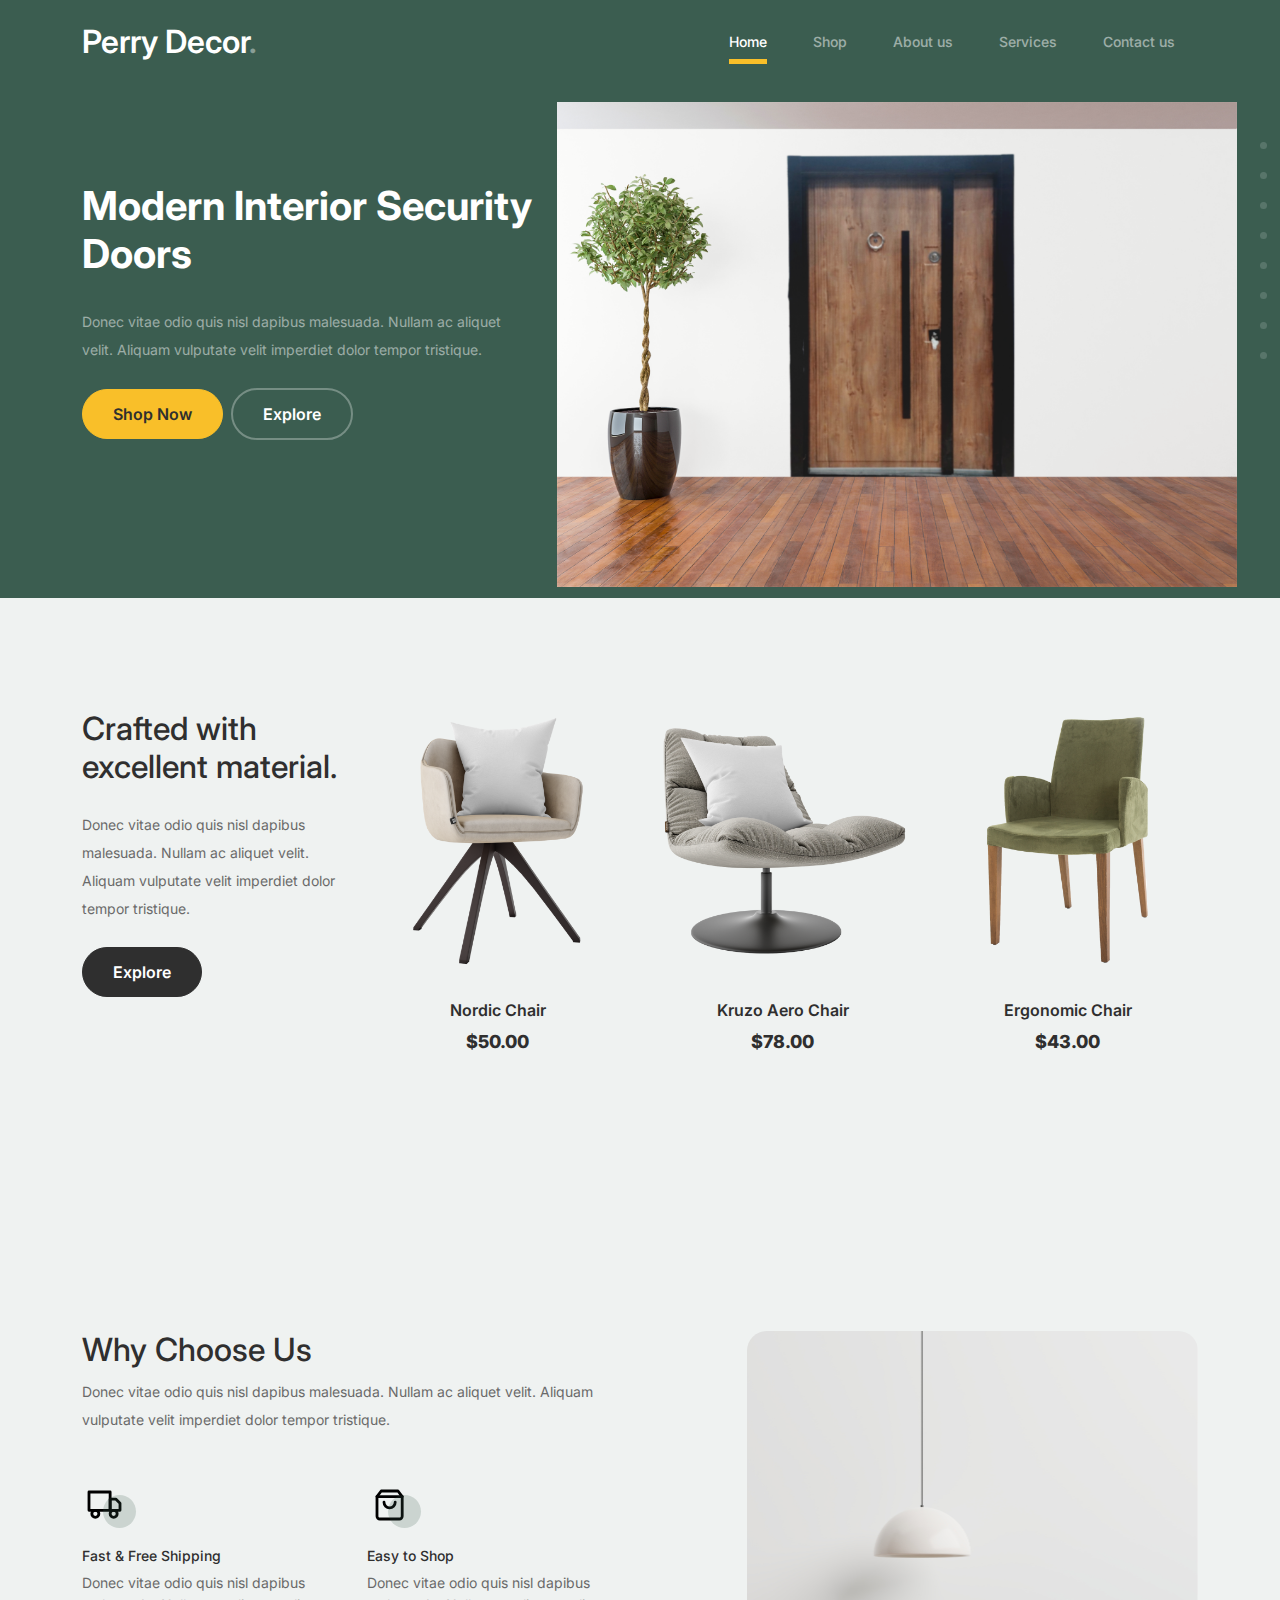
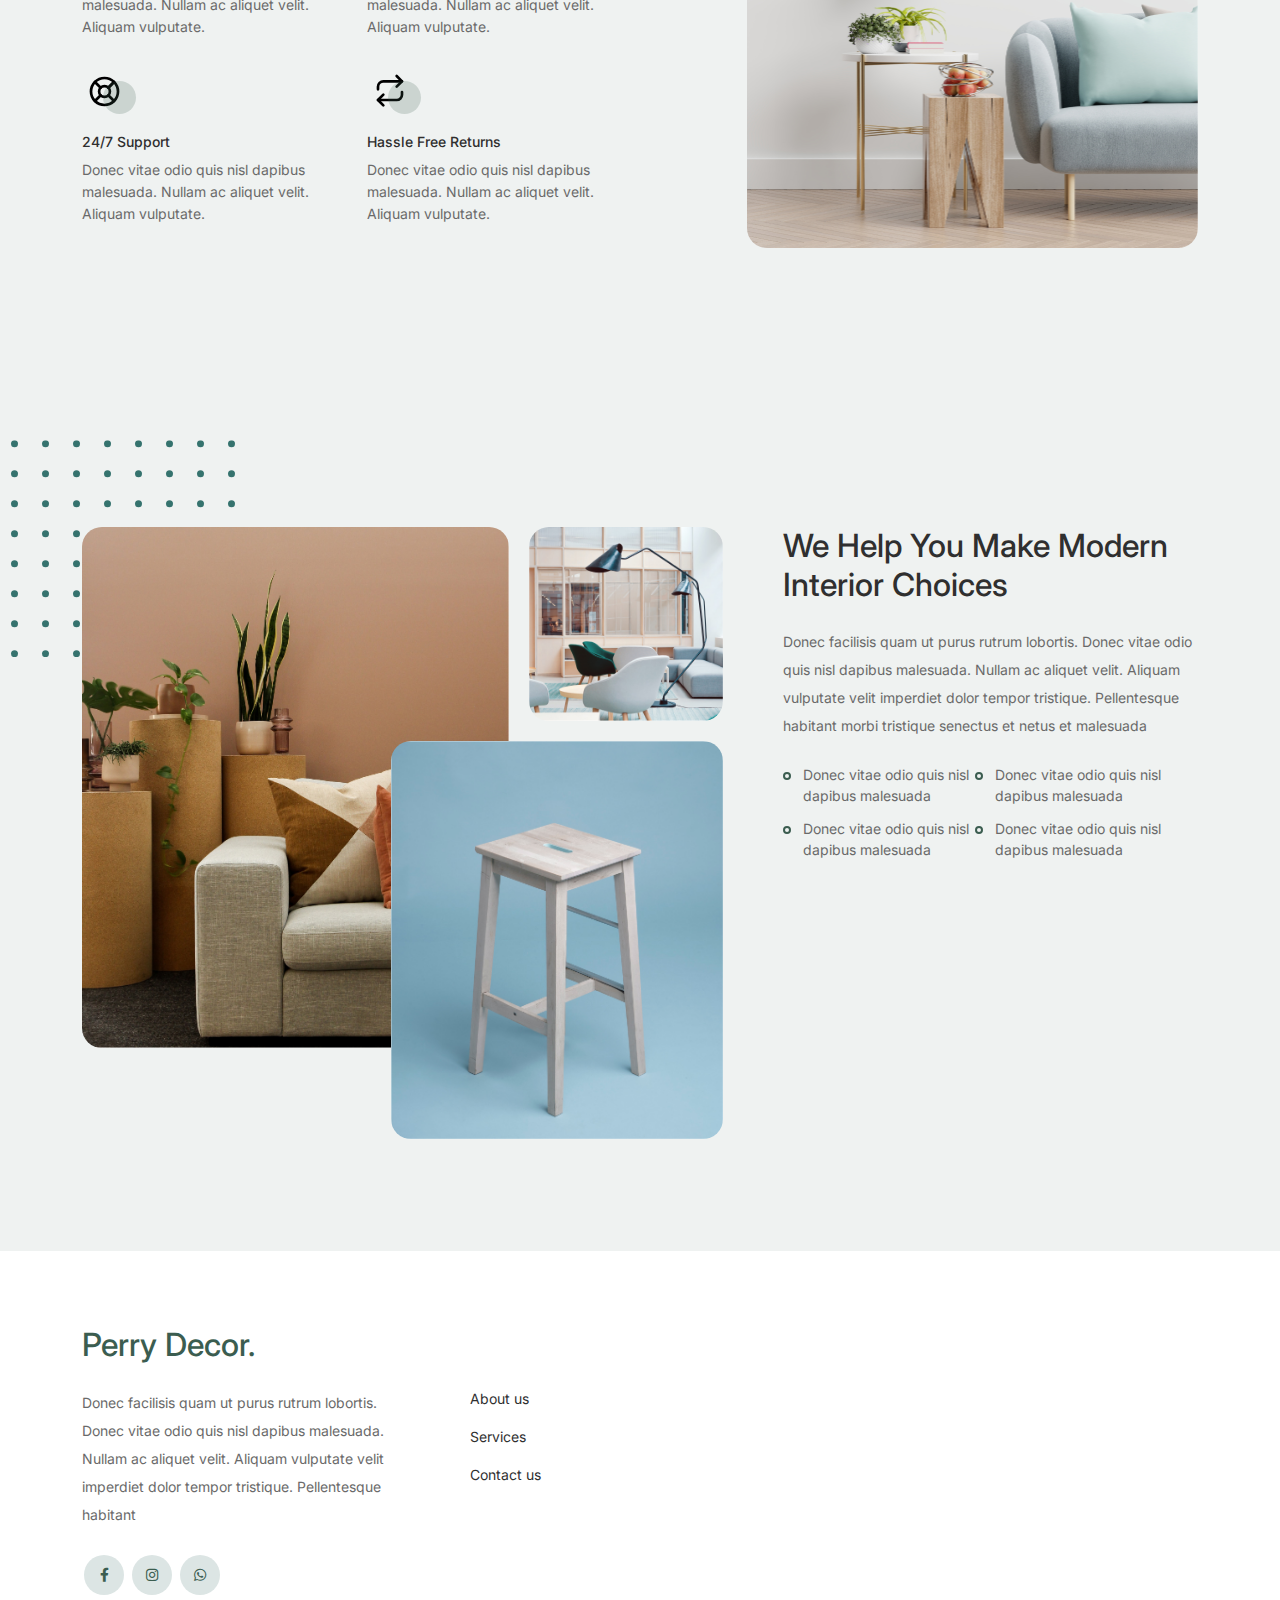
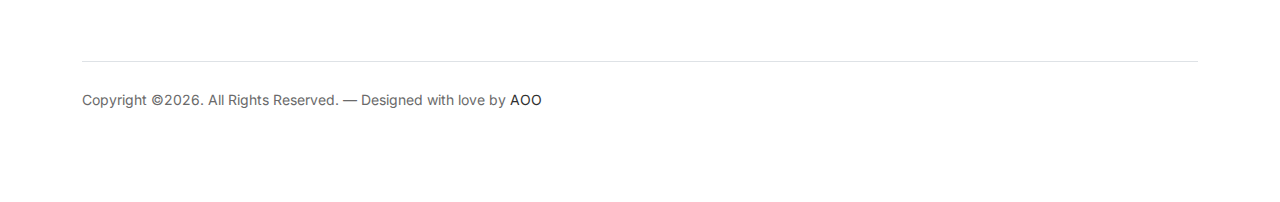
<file: index.html>
<!-- /*
* Bootstrap 5
* Template Name: Furni
* Template Author: Untree.co
* Template URI: https://untree.co/
* License: https://creativecommons.org/licenses/by/3.0/
*/ -->
<!doctype html>
<html lang="en">
<head>
  <meta charset="utf-8">
  <meta name="viewport" content="width=device-width, initial-scale=1, shrink-to-fit=no">
  <meta name="author" content="Untree.co">
  <link rel="shortcut icon" href="favicon.png">

  <meta name="description" content="" />
  <meta name="keywords" content="bootstrap, bootstrap4" />

		<!-- Bootstrap CSS -->
		<link href="css/bootstrap.min.css" rel="stylesheet">
		<link href="https://cdnjs.cloudflare.com/ajax/libs/font-awesome/6.0.0-beta3/css/all.min.css" rel="stylesheet">
		<link href="css/tiny-slider.css" rel="stylesheet">
		<link href="css/style.css" rel="stylesheet">
		<title>Perry Decor</title>
	</head>

	<body>

		<!-- Start Header/Navigation -->
		<nav class="custom-navbar navbar navbar navbar-expand-md navbar-dark bg-dark" arial-label="Furni navigation bar">

			<div class="container">
				<a class="navbar-brand" href="index.html">Perry Decor<span>.</span></a>

				<button class="navbar-toggler" type="button" data-bs-toggle="collapse" data-bs-target="#navbarsFurni" aria-controls="navbarsFurni" aria-expanded="false" aria-label="Toggle navigation">
					<span class="navbar-toggler-icon"></span>
				</button>

				<div class="collapse navbar-collapse" id="navbarsFurni">
					<ul class="custom-navbar-nav navbar-nav ms-auto mb-2 mb-md-0">
						<li class="nav-item active">
							<a class="nav-link" href="index.html">Home</a>
						</li>
						<li><a class="nav-link" href="shop.html">Shop</a></li>
						<li><a class="nav-link" href="about.html">About us</a></li>
						<li><a class="nav-link" href="services.html">Services</a></li>
						<!-- <li><a class="nav-link" href="blog.html">Blog</a></li> -->
						<li><a class="nav-link" href="contact.html">Contact us</a></li>
					</ul>

					<!-- <ul class="custom-navbar-cta navbar-nav mb-2 mb-md-0 ms-5">
						<li><a class="nav-link" href="#"><img src="images/user.svg"></a></li>
						<li><a class="nav-link" href="cart.html"><img src="images/cart.svg"></a></li>
					</ul> -->
				</div>
			</div>
				
		</nav>
		<!-- End Header/Navigation -->

		<!-- Start Hero Section -->
			<div class="hero">
				<div class="container">
					<div class="row justify-content-between">
						<div class="col-lg-5">
							<div class="intro-excerpt">
								<h1>Modern Interior <span clsas="d-block">Security Doors</span></h1>
								<p class="mb-4">Donec vitae odio quis nisl dapibus malesuada. Nullam ac aliquet velit. Aliquam vulputate velit imperdiet dolor tempor tristique.</p>
								<p><a href="" class="btn btn-secondary me-2">Shop Now</a><a href="shop.html" class="btn btn-white-outline">Explore</a></p>
							</div>
						</div>
						<div class="col-lg-7">
							<div class="hero-img-wrap">
								<img src="images/door.png" class="img-fluid">
							</div>
						</div>
					</div>
				</div>
			</div>
		<!-- End Hero Section -->

		<!-- Start Product Section -->
		<div class="product-section">
			<div class="container">
				<div class="row">

					<!-- Start Column 1 -->
					<div class="col-md-12 col-lg-3 mb-5 mb-lg-0">
						<h2 class="mb-4 section-title">Crafted with excellent material.</h2>
						<p class="mb-4">Donec vitae odio quis nisl dapibus malesuada. Nullam ac aliquet velit. Aliquam vulputate velit imperdiet dolor tempor tristique. </p>
						<p><a href="shop.html" class="btn">Explore</a></p>
					</div> 
					<!-- End Column 1 -->

					<!-- Start Column 2 -->
					<div class="col-12 col-md-4 col-lg-3 mb-5 mb-md-0">
						<a class="product-item">
							<img src="images/product-1.png" class="img-fluid product-thumbnail">
							<h3 class="product-title">Nordic Chair</h3>
							<strong class="product-price">$50.00</strong>

							<!-- <span class="icon-cross">
								<img src="images/cross.svg" class="img-fluid">
							</span> -->
						</a>
					</div> 
					<!-- End Column 2 -->

					<!-- Start Column 3 -->
					<div class="col-12 col-md-4 col-lg-3 mb-5 mb-md-0">
						<a class="product-item">
							<img src="images/product-2.png" class="img-fluid product-thumbnail">
							<h3 class="product-title">Kruzo Aero Chair</h3>
							<strong class="product-price">$78.00</strong>

							<!-- <span class="icon-cross">
								<img src="images/cross.svg" class="img-fluid">
							</span> -->
						</a>
					</div>
					<!-- End Column 3 -->

					<!-- Start Column 4 -->
					<div class="col-12 col-md-4 col-lg-3 mb-5 mb-md-0">
						<a class="product-item">
							<img src="images/product-3.png" class="img-fluid product-thumbnail">
							<h3 class="product-title">Ergonomic Chair</h3>
							<strong class="product-price">$43.00</strong>

							<!-- <span class="icon-cross">
								<img src="images/cross.svg" class="img-fluid">
							</span> -->
						</a>
					</div>
					<!-- End Column 4 -->

				</div>
			</div>
		</div>
		<!-- End Product Section -->

		<!-- Start Why Choose Us Section -->
		<div class="why-choose-section">
			<div class="container">
				<div class="row justify-content-between">
					<div class="col-lg-6">
						<h2 class="section-title">Why Choose Us</h2>
						<p>Donec vitae odio quis nisl dapibus malesuada. Nullam ac aliquet velit. Aliquam vulputate velit imperdiet dolor tempor tristique.</p>

						<div class="row my-5">
							<div class="col-6 col-md-6">
								<div class="feature">
									<div class="icon">
										<img src="images/truck.svg" alt="Image" class="imf-fluid">
									</div>
									<h3>Fast &amp; Free Shipping</h3>
									<p>Donec vitae odio quis nisl dapibus malesuada. Nullam ac aliquet velit. Aliquam vulputate.</p>
								</div>
							</div>

							<div class="col-6 col-md-6">
								<div class="feature">
									<div class="icon">
										<img src="images/bag.svg" alt="Image" class="imf-fluid">
									</div>
									<h3>Easy to Shop</h3>
									<p>Donec vitae odio quis nisl dapibus malesuada. Nullam ac aliquet velit. Aliquam vulputate.</p>
								</div>
							</div>

							<div class="col-6 col-md-6">
								<div class="feature">
									<div class="icon">
										<img src="images/support.svg" alt="Image" class="imf-fluid">
									</div>
									<h3>24/7 Support</h3>
									<p>Donec vitae odio quis nisl dapibus malesuada. Nullam ac aliquet velit. Aliquam vulputate.</p>
								</div>
							</div>

							<div class="col-6 col-md-6">
								<div class="feature">
									<div class="icon">
										<img src="images/return.svg" alt="Image" class="imf-fluid">
									</div>
									<h3>Hassle Free Returns</h3>
									<p>Donec vitae odio quis nisl dapibus malesuada. Nullam ac aliquet velit. Aliquam vulputate.</p>
								</div>
							</div>

						</div>
					</div>

					<div class="col-lg-5">
						<div class="img-wrap">
							<img src="images/why-choose-us-img.jpg" alt="Image" class="img-fluid">
						</div>
					</div>

				</div>
			</div>
		</div>
		<!-- End Why Choose Us Section -->

		<!-- Start We Help Section -->
		<div class="we-help-section">
			<div class="container">
				<div class="row justify-content-between">
					<div class="col-lg-7 mb-5 mb-lg-0">
						<div class="imgs-grid">
							<div class="grid grid-1"><img src="images/img-grid-1.jpg" alt="Untree.co"></div>
							<div class="grid grid-2"><img src="images/img-grid-2.jpg" alt="Untree.co"></div>
							<div class="grid grid-3"><img src="images/img-grid-3.jpg" alt="Untree.co"></div>
						</div>
					</div>
					<div class="col-lg-5 ps-lg-5">
						<h2 class="section-title mb-4">We Help You Make Modern Interior Choices</h2>
						<p>Donec facilisis quam ut purus rutrum lobortis. Donec vitae odio quis nisl dapibus malesuada. Nullam ac aliquet velit. Aliquam vulputate velit imperdiet dolor tempor tristique. Pellentesque habitant morbi tristique senectus et netus et malesuada</p>

						<ul class="list-unstyled custom-list my-4">
							<li>Donec vitae odio quis nisl dapibus malesuada</li>
							<li>Donec vitae odio quis nisl dapibus malesuada</li>
							<li>Donec vitae odio quis nisl dapibus malesuada</li>
							<li>Donec vitae odio quis nisl dapibus malesuada</li>
						</ul>
						<!-- <p><a herf="#" class="btn">Explore</a></p> -->
					</div>
				</div>
			</div>
		</div>
		<!-- End We Help Section -->

		<!-- Start Popular Product -->
		<!-- <div class="popular-product">
			<div class="container">
				<div class="row">

					<div class="col-12 col-md-6 col-lg-4 mb-4 mb-lg-0">
						<div class="product-item-sm d-flex">
							<div class="thumbnail">
								<img src="images/product-1.png" alt="Image" class="img-fluid">
							</div>
							<div class="pt-3">
								<h3>Nordic Chair</h3>
								<p>Donec facilisis quam ut purus rutrum lobortis. Donec vitae odio </p>
								<p><a href="#">Read More</a></p>
							</div>
						</div>
					</div>

					<div class="col-12 col-md-6 col-lg-4 mb-4 mb-lg-0">
						<div class="product-item-sm d-flex">
							<div class="thumbnail">
								<img src="images/product-2.png" alt="Image" class="img-fluid">
							</div>
							<div class="pt-3">
								<h3>Kruzo Aero Chair</h3>
								<p>Donec facilisis quam ut purus rutrum lobortis. Donec vitae odio </p>
								<p><a href="#">Read More</a></p>
							</div>
						</div>
					</div>

					<div class="col-12 col-md-6 col-lg-4 mb-4 mb-lg-0">
						<div class="product-item-sm d-flex">
							<div class="thumbnail">
								<img src="images/product-3.png" alt="Image" class="img-fluid">
							</div>
							<div class="pt-3">
								<h3>Ergonomic Chair</h3>
								<p>Donec facilisis quam ut purus rutrum lobortis. Donec vitae odio </p>
								<p><a href="#">Read More</a></p>
							</div>
						</div>
					</div>

				</div>
			</div>
		</div> -->
		<!-- End Popular Product -->

		<!-- Start Testimonial Slider -->
		<!-- <div class="testimonial-section">
			<div class="container">
				<div class="row">
					<div class="col-lg-7 mx-auto text-center">
						<h2 class="section-title">Testimonials</h2>
					</div>
				</div>

				<div class="row justify-content-center">
					<div class="col-lg-12">
						<div class="testimonial-slider-wrap text-center">

							<div id="testimonial-nav">
								<span class="prev" data-controls="prev"><span class="fa fa-chevron-left"></span></span>
								<span class="next" data-controls="next"><span class="fa fa-chevron-right"></span></span>
							</div>

							<div class="testimonial-slider">
								
								<div class="item">
									<div class="row justify-content-center">
										<div class="col-lg-8 mx-auto">

											<div class="testimonial-block text-center">
												<blockquote class="mb-5">
													<p>&ldquo;Donec facilisis quam ut purus rutrum lobortis. Donec vitae odio quis nisl dapibus malesuada. Nullam ac aliquet velit. Aliquam vulputate velit imperdiet dolor tempor tristique. Pellentesque habitant morbi tristique senectus et netus et malesuada fames ac turpis egestas. Integer convallis volutpat dui quis scelerisque.&rdquo;</p>
												</blockquote>

												<div class="author-info">
													<div class="author-pic">
														<img src="images/person-1.png" alt="Maria Jones" class="img-fluid">
													</div>
													<h3 class="font-weight-bold">Maria Jones</h3>
													<span class="position d-block mb-3">CEO, Co-Founder, XYZ Inc.</span>
												</div>
											</div>

										</div>
									</div>
								</div>  -->
								<!-- END item -->

								<!-- <div class="item">
									<div class="row justify-content-center">
										<div class="col-lg-8 mx-auto">

											<div class="testimonial-block text-center">
												<blockquote class="mb-5">
													<p>&ldquo;Donec facilisis quam ut purus rutrum lobortis. Donec vitae odio quis nisl dapibus malesuada. Nullam ac aliquet velit. Aliquam vulputate velit imperdiet dolor tempor tristique. Pellentesque habitant morbi tristique senectus et netus et malesuada fames ac turpis egestas. Integer convallis volutpat dui quis scelerisque.&rdquo;</p>
												</blockquote>

												<div class="author-info">
													<div class="author-pic">
														<img src="images/person-1.png" alt="Maria Jones" class="img-fluid">
													</div>
													<h3 class="font-weight-bold">Maria Jones</h3>
													<span class="position d-block mb-3">CEO, Co-Founder, XYZ Inc.</span>
												</div>
											</div>

										</div>
									</div>
								</div>  -->
								<!-- END item -->

								<!-- <div class="item">
									<div class="row justify-content-center">
										<div class="col-lg-8 mx-auto">

											<div class="testimonial-block text-center">
												<blockquote class="mb-5">
													<p>&ldquo;Donec facilisis quam ut purus rutrum lobortis. Donec vitae odio quis nisl dapibus malesuada. Nullam ac aliquet velit. Aliquam vulputate velit imperdiet dolor tempor tristique. Pellentesque habitant morbi tristique senectus et netus et malesuada fames ac turpis egestas. Integer convallis volutpat dui quis scelerisque.&rdquo;</p>
												</blockquote>

												<div class="author-info">
													<div class="author-pic">
														<img src="images/person-1.png" alt="Maria Jones" class="img-fluid">
													</div>
													<h3 class="font-weight-bold">Maria Jones</h3>
													<span class="position d-block mb-3">CEO, Co-Founder, XYZ Inc.</span>
												</div>
											</div>

										</div>
									</div>
								</div>  -->
								<!-- END item -->
<!-- 
							</div>

						</div>
					</div>
				</div>
			</div>
		</div> -->
		<!-- End Testimonial Slider -->

		<!-- Start Blog Section -->
		<!-- <div class="blog-section">
			<div class="container">
				<div class="row mb-5">
					<div class="col-md-6">
						<h2 class="section-title">Recent Blog</h2>
					</div>
					<div class="col-md-6 text-start text-md-end">
						<a href="#" class="more">View All Posts</a>
					</div>
				</div>

				<div class="row">

					<div class="col-12 col-sm-6 col-md-4 mb-4 mb-md-0">
						<div class="post-entry">
							<a href="#" class="post-thumbnail"><img src="images/post-1.jpg" alt="Image" class="img-fluid"></a>
							<div class="post-content-entry">
								<h3><a href="#">First Time Home Owner Ideas</a></h3>
								<div class="meta">
									<span>by <a href="#">Kristin Watson</a></span> <span>on <a href="#">Dec 19, 2021</a></span>
								</div>
							</div>
						</div>
					</div>

					<div class="col-12 col-sm-6 col-md-4 mb-4 mb-md-0">
						<div class="post-entry">
							<a href="#" class="post-thumbnail"><img src="images/post-2.jpg" alt="Image" class="img-fluid"></a>
							<div class="post-content-entry">
								<h3><a href="#">How To Keep Your Furniture Clean</a></h3>
								<div class="meta">
									<span>by <a href="#">Robert Fox</a></span> <span>on <a href="#">Dec 15, 2021</a></span>
								</div>
							</div>
						</div>
					</div>

					<div class="col-12 col-sm-6 col-md-4 mb-4 mb-md-0">
						<div class="post-entry">
							<a href="#" class="post-thumbnail"><img src="images/post-3.jpg" alt="Image" class="img-fluid"></a>
							<div class="post-content-entry">
								<h3><a href="#">Small Space Furniture Apartment Ideas</a></h3>
								<div class="meta">
									<span>by <a href="#">Kristin Watson</a></span> <span>on <a href="#">Dec 12, 2021</a></span>
								</div>
							</div>
						</div>
					</div>

				</div>
			</div>
		</div> -->
		<!-- End Blog Section -->	

		<!-- Start Footer Section -->
		<footer class="footer-section">
			<div class="container relative">
<!-- 
				<div class="sofa-img">
					<img src="images/sofa.png" alt="Image" class="img-fluid">
				</div>

				<div class="row">
					<div class="col-lg-8">
						<div class="subscription-form">
							<h3 class="d-flex align-items-center"><span class="me-1"><img src="images/envelope-outline.svg" alt="Image" class="img-fluid"></span><span>Subscribe to Newsletter</span></h3>

							<form action="#" class="row g-3">
								<div class="col-auto">
									<input type="text" class="form-control" placeholder="Enter your name">
								</div>
								<div class="col-auto">
									<input type="email" class="form-control" placeholder="Enter your email">
								</div>
								<div class="col-auto">
									<button class="btn btn-primary">
										<span class="fa fa-paper-plane"></span>
									</button>
								</div>
							</form>

						</div>
					</div>
				</div> -->

				<div class="row g-5 mb-5">
					<div class="col-lg-4">
						<div class="mb-4 footer-logo-wrap"><a href="#" class="footer-logo">Perry Decor<span>.</span></a></div>
						<p class="mb-4">Donec facilisis quam ut purus rutrum lobortis. Donec vitae odio quis nisl dapibus malesuada. Nullam ac aliquet velit. Aliquam vulputate velit imperdiet dolor tempor tristique. Pellentesque habitant</p>

						<ul class="list-unstyled custom-social">
							<li><a href="#"><span class="fa fa-brands fa-facebook-f"></span></a></li>
							<li><a href="#"><span class="fa fa-brands fa-instagram"></span></a></li>
							<li><a href="#"><span class="fa fa-brands fa-whatsapp"></span></a></li>
						</ul>
					</div>

					<div class="col-lg-8">
						<div class="row links-wrap">
							<div class="col-6 col-sm-6 col-md-3">
								<ul class="list-unstyled">
									<li><a href="#">About us</a></li>
									<li><a href="#">Services</a></li>
									<li><a href="#">Contact us</a></li>
								</ul>
							</div>

							<!-- <div class="col-6 col-sm-6 col-md-3">
								<ul class="list-unstyled">
									<li><a href="#">Support</a></li>
									<li><a href="#">Knowledge base</a></li>
									<li><a href="#">Live chat</a></li>
								</ul>
							</div>

							<div class="col-6 col-sm-6 col-md-3">
								<ul class="list-unstyled">
									<li><a href="#">Jobs</a></li>
									<li><a href="#">Our team</a></li>
									<li><a href="#">Leadership</a></li>
									<li><a href="#">Privacy Policy</a></li>
								</ul>
							</div> -->

							<!-- <div class="col-6 col-sm-6 col-md-3">
								<ul class="list-unstyled">
									<li><a href="#">Nordic Chair</a></li>
									<li><a href="#">Kruzo Aero</a></li>
									<li><a href="#">Ergonomic Chair</a></li>
								</ul>
							</div> -->
						</div>
					</div>

				</div>

				<div class="border-top copyright">
					<div class="row pt-4">
						<div class="col-lg-6">
							<p class="mb-2 text-center text-lg-start">Copyright &copy;<script>document.write(new Date().getFullYear());</script>. All Rights Reserved. &mdash; Designed with love by <a href="#">AOO</a> <!-- License information: https://untree.co/license/ -->
            </p>
						</div>

						<!-- <div class="col-lg-6 text-center text-lg-end">
							<ul class="list-unstyled d-inline-flex ms-auto">
								<li class="me-4"><a href="#">Terms &amp; Conditions</a></li>
								<li><a href="#">Privacy Policy</a></li>
							</ul>
						</div> -->

					</div>
				</div>

			</div>
		</footer>
		<!-- End Footer Section -->	


		<script src="js/bootstrap.bundle.min.js"></script>
		<script src="js/tiny-slider.js"></script>
		<script src="js/custom.js"></script>
	</body>

</html>
</file>
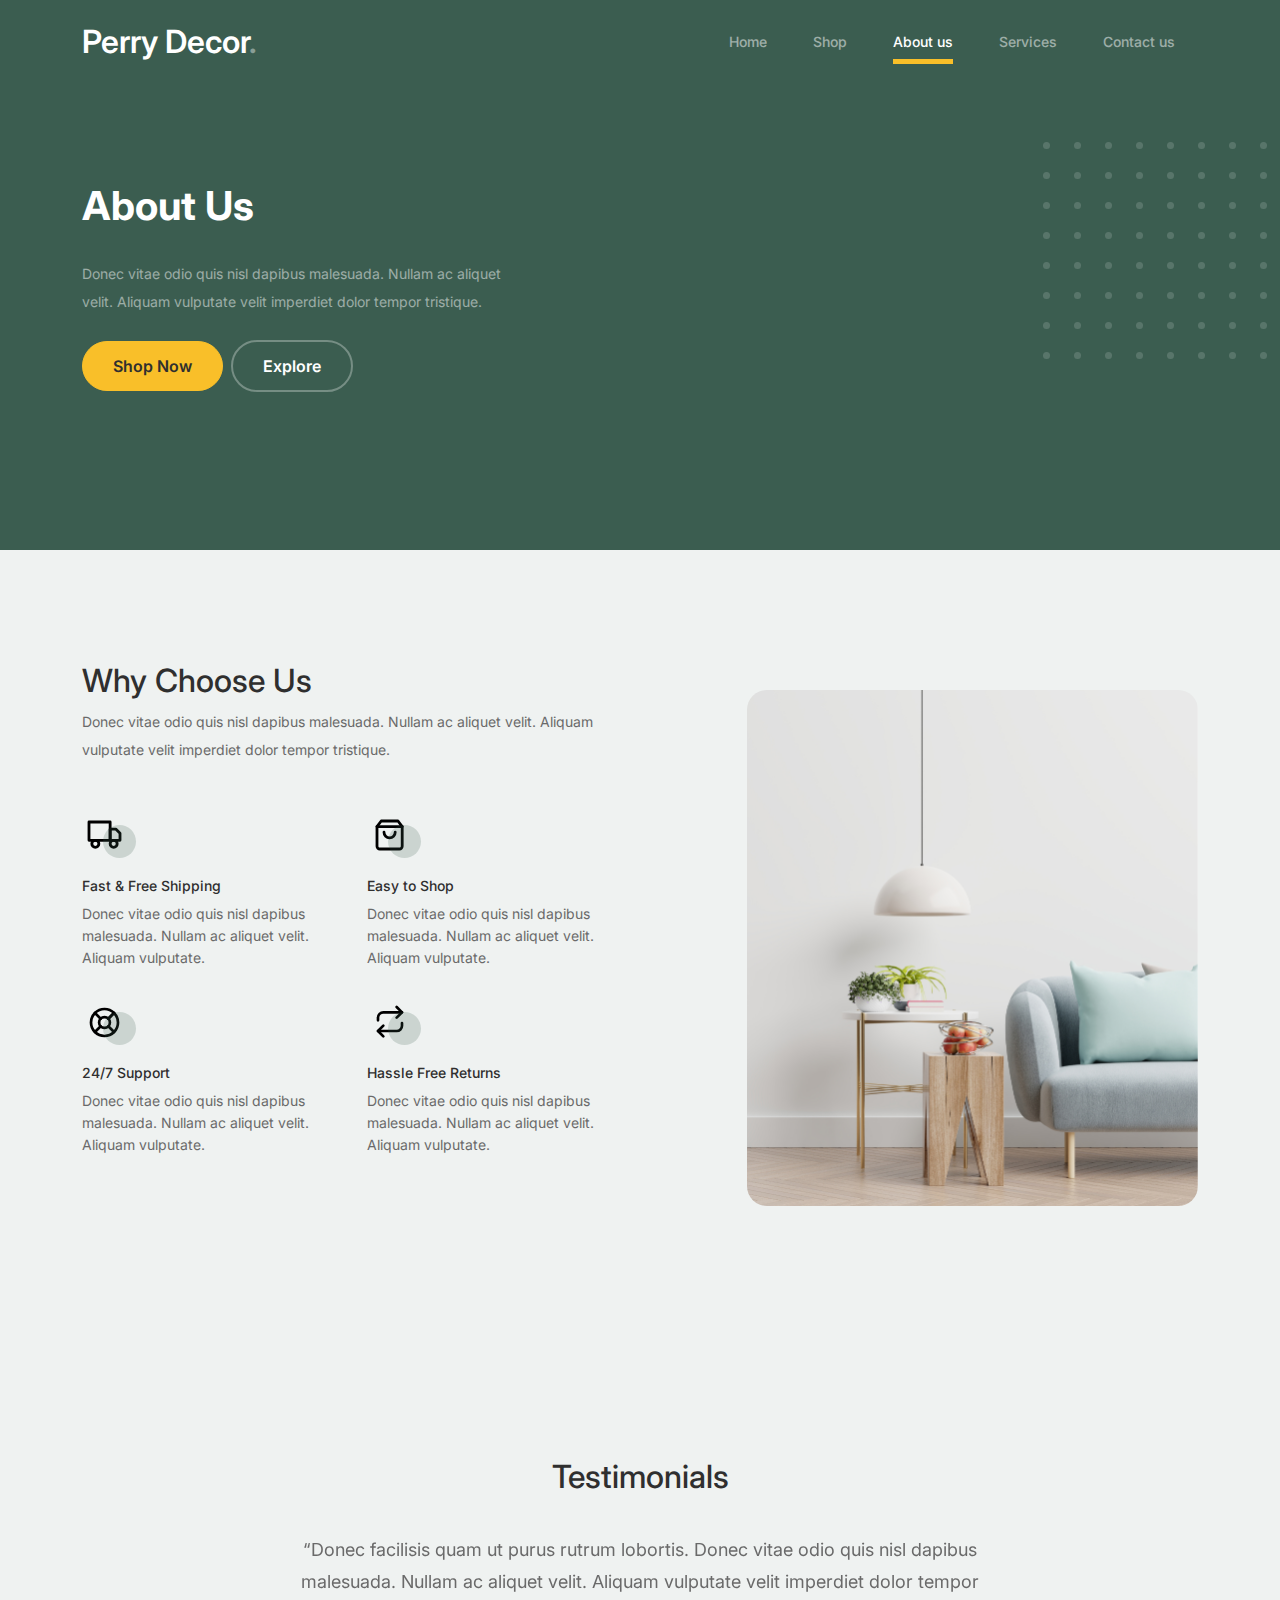
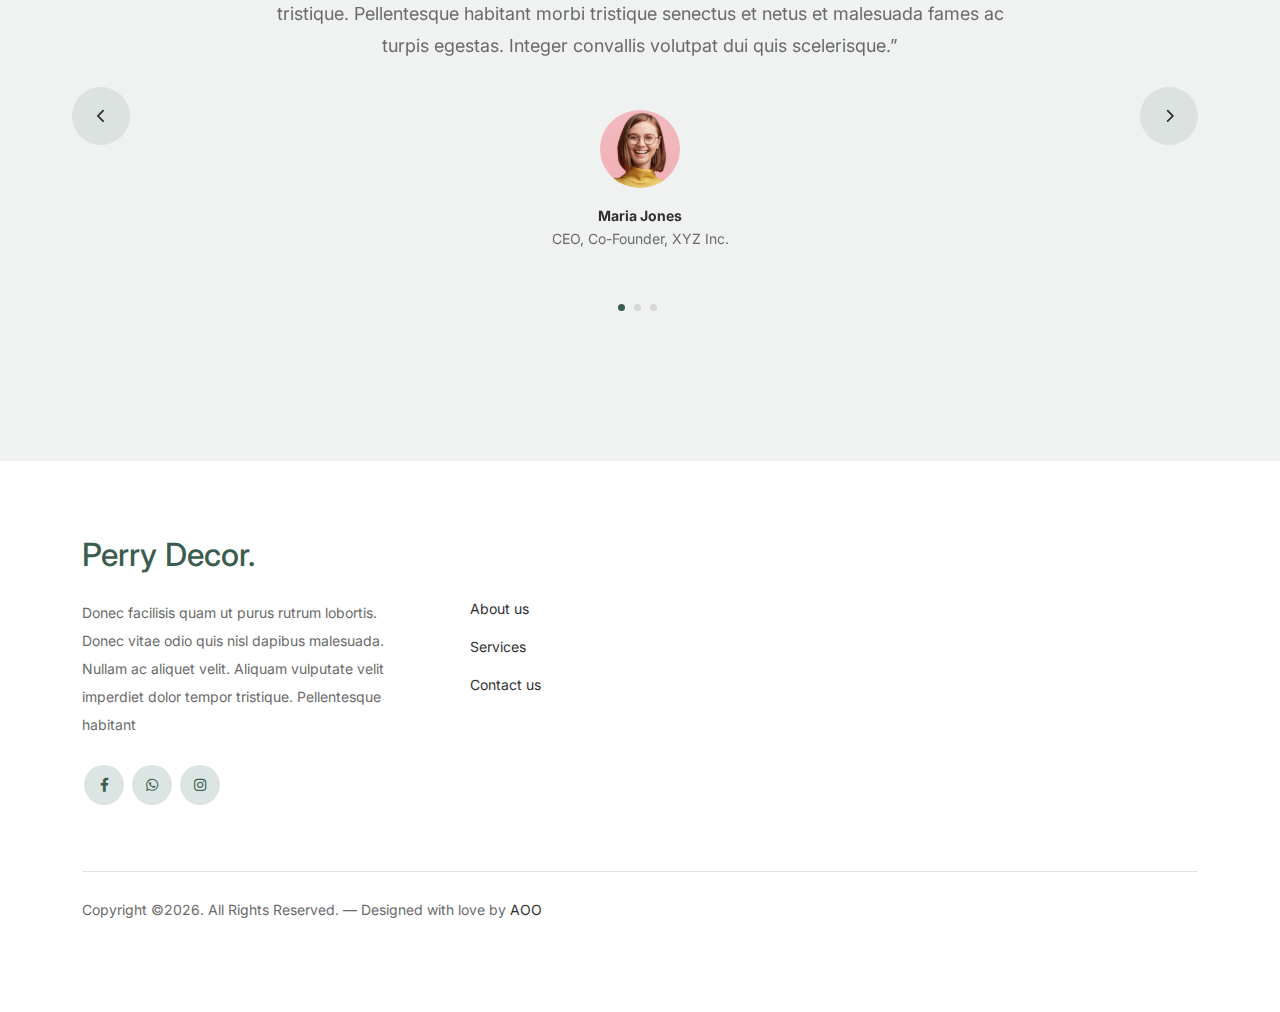
<file: about.html>
<!-- /*
* Bootstrap 5
* Template Name: Furni
* Template Author: Untree.co
* Template URI: https://untree.co/
* License: https://creativecommons.org/licenses/by/3.0/
*/ -->
<!doctype html>
<html lang="en">
<head>
  <meta charset="utf-8">
  <meta name="viewport" content="width=device-width, initial-scale=1, shrink-to-fit=no">
  <meta name="author" content="Untree.co">
  <link rel="shortcut icon" href="favicon.png">

  <meta name="description" content="" />
  <meta name="keywords" content="bootstrap, bootstrap4" />

		<!-- Bootstrap CSS -->
		<link href="css/bootstrap.min.css" rel="stylesheet">
		<link href="https://cdnjs.cloudflare.com/ajax/libs/font-awesome/6.0.0-beta3/css/all.min.css" rel="stylesheet">
		<link href="css/tiny-slider.css" rel="stylesheet">
		<link href="css/style.css" rel="stylesheet">
		<title>Perry Decor</title>
	</head>

	<body>

		<!-- Start Header/Navigation -->
		<nav class="custom-navbar navbar navbar navbar-expand-md navbar-dark bg-dark" arial-label="Furni navigation bar">

			<div class="container">
				<a class="navbar-brand" href="index.html">Perry Decor<span>.</span></a>

				<button class="navbar-toggler" type="button" data-bs-toggle="collapse" data-bs-target="#navbarsFurni" aria-controls="navbarsFurni" aria-expanded="false" aria-label="Toggle navigation">
					<span class="navbar-toggler-icon"></span>
				</button>

				<div class="collapse navbar-collapse" id="navbarsFurni">
					<ul class="custom-navbar-nav navbar-nav ms-auto mb-2 mb-md-0">
						<li class="nav-item ">
							<a class="nav-link" href="index.html">Home</a>
						</li>
						<li><a class="nav-link" href="shop.html">Shop</a></li>
						<li class="active"><a class="nav-link" href="about.html">About us</a></li>
						<li><a class="nav-link" href="services.html">Services</a></li>
						<li><a class="nav-link" href="contact.html">Contact us</a></li>
					</ul>

					<!-- <ul class="custom-navbar-cta navbar-nav mb-2 mb-md-0 ms-5">
						<li><a class="nav-link" href="#"><img src="images/user.svg"></a></li>
						<li><a class="nav-link" href="cart.html"><img src="images/cart.svg"></a></li>
					</ul> -->
				</div>
			</div>
				
		</nav>
		<!-- End Header/Navigation -->

		<!-- Start Hero Section -->
			<div class="hero">
				<div class="container">
					<div class="row justify-content-between">
						<div class="col-lg-5">
							<div class="intro-excerpt">
								<h1>About Us</h1>
								<p class="mb-4">Donec vitae odio quis nisl dapibus malesuada. Nullam ac aliquet velit. Aliquam vulputate velit imperdiet dolor tempor tristique.</p>
								<p><a href="#" class="btn btn-secondary me-2">Shop Now</a><a href="shop.html" class="btn btn-white-outline">Explore</a></p>
							</div>
						</div>
						<div class="col-lg-7">
							<div class="hero-img-wrap">
								<!-- <img src="images/couch.png" class="img-fluid"> -->
							</div>
						</div>
					</div>
				</div>
			</div>
		<!-- End Hero Section -->

		

		<!-- Start Why Choose Us Section -->
		<div class="why-choose-section">
			<div class="container">
				<div class="row justify-content-between align-items-center">
					<div class="col-lg-6">
						<h2 class="section-title">Why Choose Us</h2>
						<p>Donec vitae odio quis nisl dapibus malesuada. Nullam ac aliquet velit. Aliquam vulputate velit imperdiet dolor tempor tristique.</p>

						<div class="row my-5">
							<div class="col-6 col-md-6">
								<div class="feature">
									<div class="icon">
										<img src="images/truck.svg" alt="Image" class="imf-fluid">
									</div>
									<h3>Fast &amp; Free Shipping</h3>
									<p>Donec vitae odio quis nisl dapibus malesuada. Nullam ac aliquet velit. Aliquam vulputate.</p>
								</div>
							</div>

							<div class="col-6 col-md-6">
								<div class="feature">
									<div class="icon">
										<img src="images/bag.svg" alt="Image" class="imf-fluid">
									</div>
									<h3>Easy to Shop</h3>
									<p>Donec vitae odio quis nisl dapibus malesuada. Nullam ac aliquet velit. Aliquam vulputate.</p>
								</div>
							</div>

							<div class="col-6 col-md-6">
								<div class="feature">
									<div class="icon">
										<img src="images/support.svg" alt="Image" class="imf-fluid">
									</div>
									<h3>24/7 Support</h3>
									<p>Donec vitae odio quis nisl dapibus malesuada. Nullam ac aliquet velit. Aliquam vulputate.</p>
								</div>
							</div>

							<div class="col-6 col-md-6">
								<div class="feature">
									<div class="icon">
										<img src="images/return.svg" alt="Image" class="imf-fluid">
									</div>
									<h3>Hassle Free Returns</h3>
									<p>Donec vitae odio quis nisl dapibus malesuada. Nullam ac aliquet velit. Aliquam vulputate.</p>
								</div>
							</div>

						</div>
					</div>

					<div class="col-lg-5">
						<div class="img-wrap">
							<img src="images/why-choose-us-img.jpg" alt="Image" class="img-fluid">
						</div>
					</div>

				</div>
			</div>
		</div>
		<!-- End Why Choose Us Section -->

		<!-- Start Team Section -->
		<!-- <div class="untree_co-section">
			<div class="container">

				<div class="row mb-5">
					<div class="col-lg-5 mx-auto text-center">
						<h2 class="section-title">Our Team</h2>
					</div>
				</div>

				<div class="row"> -->

					<!-- Start Column 1 -->
					<!-- <div class="col-12 col-md-6 col-lg-3 mb-5 mb-md-0">
						<img src="images/person_1.jpg" class="img-fluid mb-5">
						<h3 clas><a href="#"><span class="">Lawson</span> Arnold</a></h3>
            <span class="d-block position mb-4">CEO, Founder, Atty.</span>
            <p>Separated they live in.
            Separated they live in Bookmarksgrove right at the coast of the Semantics, a large language ocean.</p>
            <p class="mb-0"><a href="#" class="more dark">Learn More <span class="icon-arrow_forward"></span></a></p>
					</div>  -->
					<!-- End Column 1 -->

					<!-- Start Column 2 -->
					<!-- <div class="col-12 col-md-6 col-lg-3 mb-5 mb-md-0">
						<img src="images/person_2.jpg" class="img-fluid mb-5">

						<h3 clas><a href="#"><span class="">Jeremy</span> Walker</a></h3>
            <span class="d-block position mb-4">CEO, Founder, Atty.</span>
            <p>Separated they live in.
            Separated they live in Bookmarksgrove right at the coast of the Semantics, a large language ocean.</p>
            <p class="mb-0"><a href="#" class="more dark">Learn More <span class="icon-arrow_forward"></span></a></p>

					</div>  -->
					<!-- End Column 2 -->

					<!-- Start Column 3 -->
					<!-- <div class="col-12 col-md-6 col-lg-3 mb-5 mb-md-0">
						<img src="images/person_3.jpg" class="img-fluid mb-5">
						<h3 clas><a href="#"><span class="">Patrik</span> White</a></h3>
            <span class="d-block position mb-4">CEO, Founder, Atty.</span>
            <p>Separated they live in.
            Separated they live in Bookmarksgrove right at the coast of the Semantics, a large language ocean.</p>
            <p class="mb-0"><a href="#" class="more dark">Learn More <span class="icon-arrow_forward"></span></a></p>
					</div>  -->
					<!-- End Column 3 -->

					<!-- Start Column 4 -->
					<!-- <div class="col-12 col-md-6 col-lg-3 mb-5 mb-md-0">
						<img src="images/person_4.jpg" class="img-fluid mb-5">

						<h3 clas><a href="#"><span class="">Kathryn</span> Ryan</a></h3>
            <span class="d-block position mb-4">CEO, Founder, Atty.</span>
            <p>Separated they live in.
            Separated they live in Bookmarksgrove right at the coast of the Semantics, a large language ocean.</p>
            <p class="mb-0"><a href="#" class="more dark">Learn More <span class="icon-arrow_forward"></span></a></p>

          
					</div>  -->
					<!-- End Column 4 -->

					

				<!-- </div>
			</div>
		</div> -->
		<!-- End Team Section -->

		

		<!-- Start Testimonial Slider -->
		<div class="testimonial-section before-footer-section">
			<div class="container">
				<div class="row">
					<div class="col-lg-7 mx-auto text-center">
						<h2 class="section-title">Testimonials</h2>
					</div>
				</div>

				<div class="row justify-content-center">
					<div class="col-lg-12">
						<div class="testimonial-slider-wrap text-center">

							<div id="testimonial-nav">
								<span class="prev" data-controls="prev"><span class="fa fa-chevron-left"></span></span>
								<span class="next" data-controls="next"><span class="fa fa-chevron-right"></span></span>
							</div>

							<div class="testimonial-slider">
								
								<div class="item">
									<div class="row justify-content-center">
										<div class="col-lg-8 mx-auto">

											<div class="testimonial-block text-center">
												<blockquote class="mb-5">
													<p>&ldquo;Donec facilisis quam ut purus rutrum lobortis. Donec vitae odio quis nisl dapibus malesuada. Nullam ac aliquet velit. Aliquam vulputate velit imperdiet dolor tempor tristique. Pellentesque habitant morbi tristique senectus et netus et malesuada fames ac turpis egestas. Integer convallis volutpat dui quis scelerisque.&rdquo;</p>
												</blockquote>

												<div class="author-info">
													<div class="author-pic">
														<img src="images/person-1.png" alt="Maria Jones" class="img-fluid">
													</div>
													<h3 class="font-weight-bold">Maria Jones</h3>
													<span class="position d-block mb-3">CEO, Co-Founder, XYZ Inc.</span>
												</div>
											</div>

										</div>
									</div>
								</div> 
								<!-- END item -->

								<div class="item">
									<div class="row justify-content-center">
										<div class="col-lg-8 mx-auto">

											<div class="testimonial-block text-center">
												<blockquote class="mb-5">
													<p>&ldquo;Donec facilisis quam ut purus rutrum lobortis. Donec vitae odio quis nisl dapibus malesuada. Nullam ac aliquet velit. Aliquam vulputate velit imperdiet dolor tempor tristique. Pellentesque habitant morbi tristique senectus et netus et malesuada fames ac turpis egestas. Integer convallis volutpat dui quis scelerisque.&rdquo;</p>
												</blockquote>

												<div class="author-info">
													<div class="author-pic">
														<img src="images/person-1.png" alt="Maria Jones" class="img-fluid">
													</div>
													<h3 class="font-weight-bold">Maria Jones</h3>
													<span class="position d-block mb-3">CEO, Co-Founder, XYZ Inc.</span>
												</div>
											</div>

										</div>
									</div>
								</div> 
								<!-- END item -->

								<div class="item">
									<div class="row justify-content-center">
										<div class="col-lg-8 mx-auto">

											<div class="testimonial-block text-center">
												<blockquote class="mb-5">
													<p>&ldquo;Donec facilisis quam ut purus rutrum lobortis. Donec vitae odio quis nisl dapibus malesuada. Nullam ac aliquet velit. Aliquam vulputate velit imperdiet dolor tempor tristique. Pellentesque habitant morbi tristique senectus et netus et malesuada fames ac turpis egestas. Integer convallis volutpat dui quis scelerisque.&rdquo;</p>
												</blockquote>

												<div class="author-info">
													<div class="author-pic">
														<img src="images/person-1.png" alt="Maria Jones" class="img-fluid">
													</div>
													<h3 class="font-weight-bold">Maria Jones</h3>
													<span class="position d-block mb-3">CEO, Co-Founder, XYZ Inc.</span>
												</div>
											</div>

										</div>
									</div>
								</div> 
								<!-- END item -->

							</div>

						</div>
					</div>
				</div>
			</div>
		</div>
		<!-- End Testimonial Slider -->

		

		<!-- Start Footer Section -->
		<footer class="footer-section">
			<div class="container relative">

				<!-- <div class="sofa-img">
					<img src="images/sofa.png" alt="Image" class="img-fluid">
				</div>

				<div class="row">
					<div class="col-lg-8">
						<div class="subscription-form">
							<h3 class="d-flex align-items-center"><span class="me-1"><img src="images/envelope-outline.svg" alt="Image" class="img-fluid"></span><span>Subscribe to Newsletter</span></h3>

							<form action="#" class="row g-3">
								<div class="col-auto">
									<input type="text" class="form-control" placeholder="Enter your name">
								</div>
								<div class="col-auto">
									<input type="email" class="form-control" placeholder="Enter your email">
								</div>
								<div class="col-auto">
									<button class="btn btn-primary">
										<span class="fa fa-paper-plane"></span>
									</button>
								</div>
							</form>

						</div>
					</div>
				</div> -->

				<div class="row g-5 mb-5">
					<div class="col-lg-4">
						<div class="mb-4 footer-logo-wrap"><a href="#" class="footer-logo">Perry Decor<span>.</span></a></div>
						<p class="mb-4">Donec facilisis quam ut purus rutrum lobortis. Donec vitae odio quis nisl dapibus malesuada. Nullam ac aliquet velit. Aliquam vulputate velit imperdiet dolor tempor tristique. Pellentesque habitant</p>

						<ul class="list-unstyled custom-social">
							<li><a href="#"><span class="fa fa-brands fa-facebook-f"></span></a></li>
							<li><a href="#"><span class="fa fa-brands fa-whatsapp"></span></a></li>
							<li><a href="#"><span class="fa fa-brands fa-instagram"></span></a></li>
						</ul>
					</div>

					<div class="col-lg-8">
						<div class="row links-wrap">
							<div class="col-6 col-sm-6 col-md-3">
								<ul class="list-unstyled">
									<li><a href="#">About us</a></li>
									<li><a href="#">Services</a></li>
									<li><a href="#">Contact us</a></li>
								</ul>
							</div>

						
						</div>
					</div>

				</div>

				<div class="border-top copyright">
					<div class="row pt-4">
						<div class="col-lg-6">
							<p class="mb-2 text-center text-lg-start">Copyright &copy;<script>document.write(new Date().getFullYear());</script>. All Rights Reserved. &mdash; Designed with love by <a href="#">AOO</a> <!-- License information: https://untree.co/license/ -->
                            </p>
						</div>
                       <!-- 
						<div class="col-lg-6 text-center text-lg-end">
							<ul class="list-unstyled d-inline-flex ms-auto">
								<li class="me-4"><a href="#">Terms &amp; Conditions</a></li>
								<li><a href="#">Privacy Policy</a></li>
							</ul>
						</div> -->

					</div>
				</div>

			</div>
		</footer>
		<!-- End Footer Section -->	


		<script src="js/bootstrap.bundle.min.js"></script>
		<script src="js/tiny-slider.js"></script>
		<script src="js/custom.js"></script>
	</body>

</html>
</file>
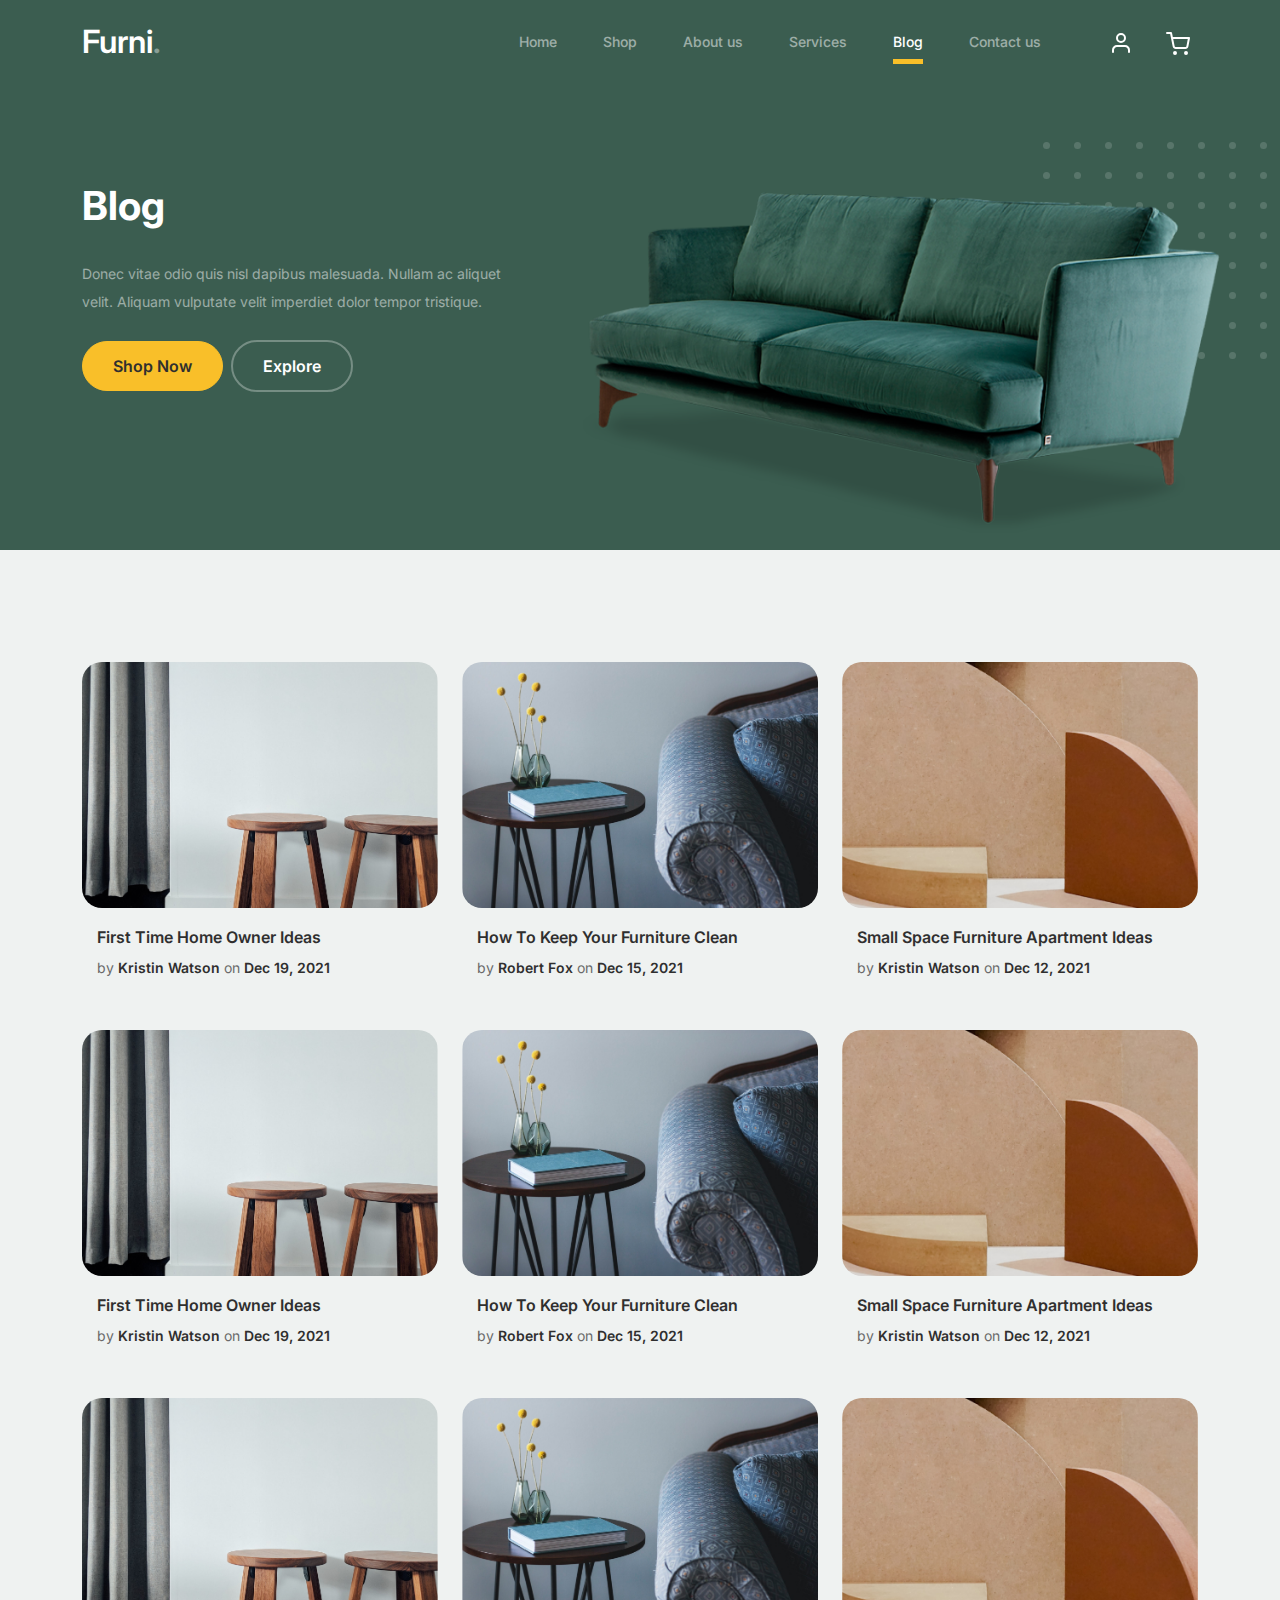
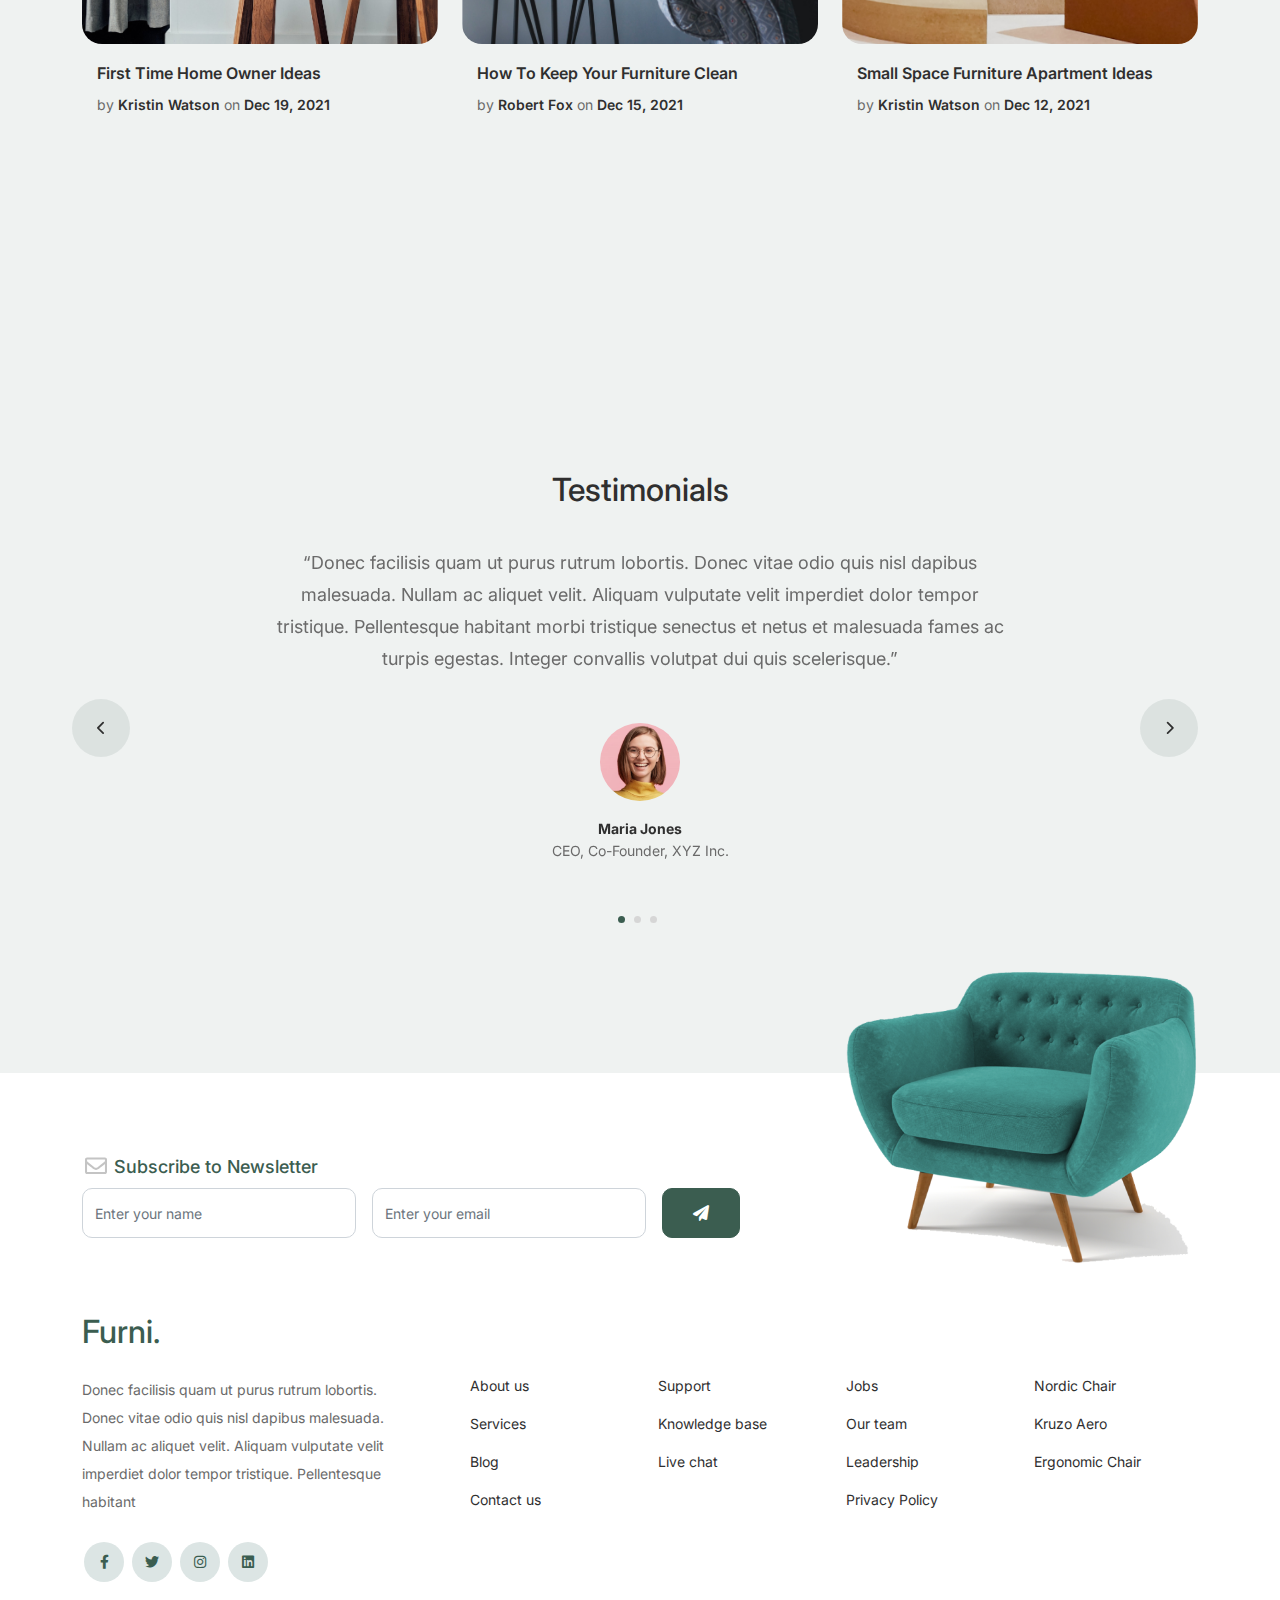
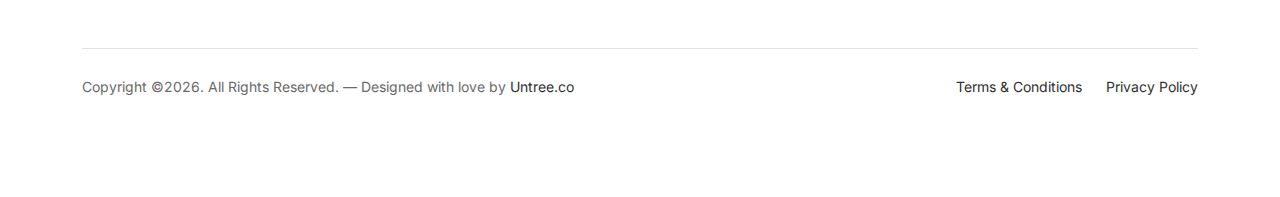
<file: blog.html>
<!-- /*
* Bootstrap 5
* Template Name: Furni
* Template Author: Untree.co
* Template URI: https://untree.co/
* License: https://creativecommons.org/licenses/by/3.0/
*/ -->
<!doctype html>
<html lang="en">
<head>
  <meta charset="utf-8">
  <meta name="viewport" content="width=device-width, initial-scale=1, shrink-to-fit=no">
  <meta name="author" content="Untree.co">
  <link rel="shortcut icon" href="favicon.png">

  <meta name="description" content="" />
  <meta name="keywords" content="bootstrap, bootstrap4" />

		<!-- Bootstrap CSS -->
		<link href="css/bootstrap.min.css" rel="stylesheet">
		<link href="https://cdnjs.cloudflare.com/ajax/libs/font-awesome/6.0.0-beta3/css/all.min.css" rel="stylesheet">
		<link href="css/tiny-slider.css" rel="stylesheet">
		<link href="css/style.css" rel="stylesheet">
		<title>Furni Free Bootstrap 5 Template for Furniture and Interior Design Websites by Untree.co </title>
	</head>

	<body>

		<!-- Start Header/Navigation -->
		<nav class="custom-navbar navbar navbar navbar-expand-md navbar-dark bg-dark" arial-label="Furni navigation bar">

			<div class="container">
				<a class="navbar-brand" href="index.html">Furni<span>.</span></a>

				<button class="navbar-toggler" type="button" data-bs-toggle="collapse" data-bs-target="#navbarsFurni" aria-controls="navbarsFurni" aria-expanded="false" aria-label="Toggle navigation">
					<span class="navbar-toggler-icon"></span>
				</button>

				<div class="collapse navbar-collapse" id="navbarsFurni">
					<ul class="custom-navbar-nav navbar-nav ms-auto mb-2 mb-md-0">
						<li class="nav-item">
							<a class="nav-link" href="index.html">Home</a>
						</li>
						<li><a class="nav-link" href="shop.html">Shop</a></li>
						<li><a class="nav-link" href="about.html">About us</a></li>
						<li><a class="nav-link" href="services.html">Services</a></li>
						<li class="active"><a class="nav-link" href="blog.html">Blog</a></li>
						<li><a class="nav-link" href="contact.html">Contact us</a></li>
					</ul>

					<ul class="custom-navbar-cta navbar-nav mb-2 mb-md-0 ms-5">
						<li><a class="nav-link" href="#"><img src="images/user.svg"></a></li>
						<li><a class="nav-link" href="cart.html"><img src="images/cart.svg"></a></li>
					</ul>
				</div>
			</div>
				
		</nav>
		<!-- End Header/Navigation -->

		<!-- Start Hero Section -->
			<div class="hero">
				<div class="container">
					<div class="row justify-content-between">
						<div class="col-lg-5">
							<div class="intro-excerpt">
								<h1>Blog</h1>
								<p class="mb-4">Donec vitae odio quis nisl dapibus malesuada. Nullam ac aliquet velit. Aliquam vulputate velit imperdiet dolor tempor tristique.</p>
								<p><a href="" class="btn btn-secondary me-2">Shop Now</a><a href="#" class="btn btn-white-outline">Explore</a></p>
							</div>
						</div>
						<div class="col-lg-7">
							<div class="hero-img-wrap">
								<img src="images/couch.png" class="img-fluid">
							</div>
						</div>
					</div>
				</div>
			</div>
		<!-- End Hero Section -->

		

		<!-- Start Blog Section -->
		<div class="blog-section">
			<div class="container">
				
				<div class="row">

					<div class="col-12 col-sm-6 col-md-4 mb-5">
						<div class="post-entry">
							<a href="#" class="post-thumbnail"><img src="images/post-1.jpg" alt="Image" class="img-fluid"></a>
							<div class="post-content-entry">
								<h3><a href="#">First Time Home Owner Ideas</a></h3>
								<div class="meta">
									<span>by <a href="#">Kristin Watson</a></span> <span>on <a href="#">Dec 19, 2021</a></span>
								</div>
							</div>
						</div>
					</div>

					<div class="col-12 col-sm-6 col-md-4 mb-5">
						<div class="post-entry">
							<a href="#" class="post-thumbnail"><img src="images/post-2.jpg" alt="Image" class="img-fluid"></a>
							<div class="post-content-entry">
								<h3><a href="#">How To Keep Your Furniture Clean</a></h3>
								<div class="meta">
									<span>by <a href="#">Robert Fox</a></span> <span>on <a href="#">Dec 15, 2021</a></span>
								</div>
							</div>
						</div>
					</div>

					<div class="col-12 col-sm-6 col-md-4 mb-5">
						<div class="post-entry">
							<a href="#" class="post-thumbnail"><img src="images/post-3.jpg" alt="Image" class="img-fluid"></a>
							<div class="post-content-entry">
								<h3><a href="#">Small Space Furniture Apartment Ideas</a></h3>
								<div class="meta">
									<span>by <a href="#">Kristin Watson</a></span> <span>on <a href="#">Dec 12, 2021</a></span>
								</div>
							</div>
						</div>
					</div>

					<div class="col-12 col-sm-6 col-md-4 mb-5">
						<div class="post-entry">
							<a href="#" class="post-thumbnail"><img src="images/post-1.jpg" alt="Image" class="img-fluid"></a>
							<div class="post-content-entry">
								<h3><a href="#">First Time Home Owner Ideas</a></h3>
								<div class="meta">
									<span>by <a href="#">Kristin Watson</a></span> <span>on <a href="#">Dec 19, 2021</a></span>
								</div>
							</div>
						</div>
					</div>

					<div class="col-12 col-sm-6 col-md-4 mb-5">
						<div class="post-entry">
							<a href="#" class="post-thumbnail"><img src="images/post-2.jpg" alt="Image" class="img-fluid"></a>
							<div class="post-content-entry">
								<h3><a href="#">How To Keep Your Furniture Clean</a></h3>
								<div class="meta">
									<span>by <a href="#">Robert Fox</a></span> <span>on <a href="#">Dec 15, 2021</a></span>
								</div>
							</div>
						</div>
					</div>

					<div class="col-12 col-sm-6 col-md-4 mb-5">
						<div class="post-entry">
							<a href="#" class="post-thumbnail"><img src="images/post-3.jpg" alt="Image" class="img-fluid"></a>
							<div class="post-content-entry">
								<h3><a href="#">Small Space Furniture Apartment Ideas</a></h3>
								<div class="meta">
									<span>by <a href="#">Kristin Watson</a></span> <span>on <a href="#">Dec 12, 2021</a></span>
								</div>
							</div>
						</div>
					</div>

					<div class="col-12 col-sm-6 col-md-4 mb-5">
						<div class="post-entry">
							<a href="#" class="post-thumbnail"><img src="images/post-1.jpg" alt="Image" class="img-fluid"></a>
							<div class="post-content-entry">
								<h3><a href="#">First Time Home Owner Ideas</a></h3>
								<div class="meta">
									<span>by <a href="#">Kristin Watson</a></span> <span>on <a href="#">Dec 19, 2021</a></span>
								</div>
							</div>
						</div>
					</div>

					<div class="col-12 col-sm-6 col-md-4 mb-5">
						<div class="post-entry">
							<a href="#" class="post-thumbnail"><img src="images/post-2.jpg" alt="Image" class="img-fluid"></a>
							<div class="post-content-entry">
								<h3><a href="#">How To Keep Your Furniture Clean</a></h3>
								<div class="meta">
									<span>by <a href="#">Robert Fox</a></span> <span>on <a href="#">Dec 15, 2021</a></span>
								</div>
							</div>
						</div>
					</div>

					<div class="col-12 col-sm-6 col-md-4 mb-5">
						<div class="post-entry">
							<a href="#" class="post-thumbnail"><img src="images/post-3.jpg" alt="Image" class="img-fluid"></a>
							<div class="post-content-entry">
								<h3><a href="#">Small Space Furniture Apartment Ideas</a></h3>
								<div class="meta">
									<span>by <a href="#">Kristin Watson</a></span> <span>on <a href="#">Dec 12, 2021</a></span>
								</div>
							</div>
						</div>
					</div>

				</div>
			</div>
		</div>
		<!-- End Blog Section -->	

		

		<!-- Start Testimonial Slider -->
		<div class="testimonial-section before-footer-section">
			<div class="container">
				<div class="row">
					<div class="col-lg-7 mx-auto text-center">
						<h2 class="section-title">Testimonials</h2>
					</div>
				</div>

				<div class="row justify-content-center">
					<div class="col-lg-12">
						<div class="testimonial-slider-wrap text-center">

							<div id="testimonial-nav">
								<span class="prev" data-controls="prev"><span class="fa fa-chevron-left"></span></span>
								<span class="next" data-controls="next"><span class="fa fa-chevron-right"></span></span>
							</div>

							<div class="testimonial-slider">
								
								<div class="item">
									<div class="row justify-content-center">
										<div class="col-lg-8 mx-auto">

											<div class="testimonial-block text-center">
												<blockquote class="mb-5">
													<p>&ldquo;Donec facilisis quam ut purus rutrum lobortis. Donec vitae odio quis nisl dapibus malesuada. Nullam ac aliquet velit. Aliquam vulputate velit imperdiet dolor tempor tristique. Pellentesque habitant morbi tristique senectus et netus et malesuada fames ac turpis egestas. Integer convallis volutpat dui quis scelerisque.&rdquo;</p>
												</blockquote>

												<div class="author-info">
													<div class="author-pic">
														<img src="images/person-1.png" alt="Maria Jones" class="img-fluid">
													</div>
													<h3 class="font-weight-bold">Maria Jones</h3>
													<span class="position d-block mb-3">CEO, Co-Founder, XYZ Inc.</span>
												</div>
											</div>

										</div>
									</div>
								</div> 
								<!-- END item -->

								<div class="item">
									<div class="row justify-content-center">
										<div class="col-lg-8 mx-auto">

											<div class="testimonial-block text-center">
												<blockquote class="mb-5">
													<p>&ldquo;Donec facilisis quam ut purus rutrum lobortis. Donec vitae odio quis nisl dapibus malesuada. Nullam ac aliquet velit. Aliquam vulputate velit imperdiet dolor tempor tristique. Pellentesque habitant morbi tristique senectus et netus et malesuada fames ac turpis egestas. Integer convallis volutpat dui quis scelerisque.&rdquo;</p>
												</blockquote>

												<div class="author-info">
													<div class="author-pic">
														<img src="images/person-1.png" alt="Maria Jones" class="img-fluid">
													</div>
													<h3 class="font-weight-bold">Maria Jones</h3>
													<span class="position d-block mb-3">CEO, Co-Founder, XYZ Inc.</span>
												</div>
											</div>

										</div>
									</div>
								</div> 
								<!-- END item -->

								<div class="item">
									<div class="row justify-content-center">
										<div class="col-lg-8 mx-auto">

											<div class="testimonial-block text-center">
												<blockquote class="mb-5">
													<p>&ldquo;Donec facilisis quam ut purus rutrum lobortis. Donec vitae odio quis nisl dapibus malesuada. Nullam ac aliquet velit. Aliquam vulputate velit imperdiet dolor tempor tristique. Pellentesque habitant morbi tristique senectus et netus et malesuada fames ac turpis egestas. Integer convallis volutpat dui quis scelerisque.&rdquo;</p>
												</blockquote>

												<div class="author-info">
													<div class="author-pic">
														<img src="images/person-1.png" alt="Maria Jones" class="img-fluid">
													</div>
													<h3 class="font-weight-bold">Maria Jones</h3>
													<span class="position d-block mb-3">CEO, Co-Founder, XYZ Inc.</span>
												</div>
											</div>

										</div>
									</div>
								</div> 
								<!-- END item -->

							</div>

						</div>
					</div>
				</div>
			</div>
		</div>
		<!-- End Testimonial Slider -->

		

		<!-- Start Footer Section -->
		<footer class="footer-section">
			<div class="container relative">

				<div class="sofa-img">
					<img src="images/sofa.png" alt="Image" class="img-fluid">
				</div>

				<div class="row">
					<div class="col-lg-8">
						<div class="subscription-form">
							<h3 class="d-flex align-items-center"><span class="me-1"><img src="images/envelope-outline.svg" alt="Image" class="img-fluid"></span><span>Subscribe to Newsletter</span></h3>

							<form action="#" class="row g-3">
								<div class="col-auto">
									<input type="text" class="form-control" placeholder="Enter your name">
								</div>
								<div class="col-auto">
									<input type="email" class="form-control" placeholder="Enter your email">
								</div>
								<div class="col-auto">
									<button class="btn btn-primary">
										<span class="fa fa-paper-plane"></span>
									</button>
								</div>
							</form>

						</div>
					</div>
				</div>

				<div class="row g-5 mb-5">
					<div class="col-lg-4">
						<div class="mb-4 footer-logo-wrap"><a href="#" class="footer-logo">Furni<span>.</span></a></div>
						<p class="mb-4">Donec facilisis quam ut purus rutrum lobortis. Donec vitae odio quis nisl dapibus malesuada. Nullam ac aliquet velit. Aliquam vulputate velit imperdiet dolor tempor tristique. Pellentesque habitant</p>

						<ul class="list-unstyled custom-social">
							<li><a href="#"><span class="fa fa-brands fa-facebook-f"></span></a></li>
							<li><a href="#"><span class="fa fa-brands fa-twitter"></span></a></li>
							<li><a href="#"><span class="fa fa-brands fa-instagram"></span></a></li>
							<li><a href="#"><span class="fa fa-brands fa-linkedin"></span></a></li>
						</ul>
					</div>

					<div class="col-lg-8">
						<div class="row links-wrap">
							<div class="col-6 col-sm-6 col-md-3">
								<ul class="list-unstyled">
									<li><a href="#">About us</a></li>
									<li><a href="#">Services</a></li>
									<li><a href="#">Blog</a></li>
									<li><a href="#">Contact us</a></li>
								</ul>
							</div>

							<div class="col-6 col-sm-6 col-md-3">
								<ul class="list-unstyled">
									<li><a href="#">Support</a></li>
									<li><a href="#">Knowledge base</a></li>
									<li><a href="#">Live chat</a></li>
								</ul>
							</div>

							<div class="col-6 col-sm-6 col-md-3">
								<ul class="list-unstyled">
									<li><a href="#">Jobs</a></li>
									<li><a href="#">Our team</a></li>
									<li><a href="#">Leadership</a></li>
									<li><a href="#">Privacy Policy</a></li>
								</ul>
							</div>

							<div class="col-6 col-sm-6 col-md-3">
								<ul class="list-unstyled">
									<li><a href="#">Nordic Chair</a></li>
									<li><a href="#">Kruzo Aero</a></li>
									<li><a href="#">Ergonomic Chair</a></li>
								</ul>
							</div>
						</div>
					</div>

				</div>

				<div class="border-top copyright">
					<div class="row pt-4">
						<div class="col-lg-6">
							<p class="mb-2 text-center text-lg-start">Copyright &copy;<script>document.write(new Date().getFullYear());</script>. All Rights Reserved. &mdash; Designed with love by <a href="https://untree.co">Untree.co</a> <!-- License information: https://untree.co/license/ -->
            </p>
						</div>

						<div class="col-lg-6 text-center text-lg-end">
							<ul class="list-unstyled d-inline-flex ms-auto">
								<li class="me-4"><a href="#">Terms &amp; Conditions</a></li>
								<li><a href="#">Privacy Policy</a></li>
							</ul>
						</div>

					</div>
				</div>

			</div>
		</footer>
		<!-- End Footer Section -->	


		<script src="js/bootstrap.bundle.min.js"></script>
		<script src="js/tiny-slider.js"></script>
		<script src="js/custom.js"></script>
	</body>

</html>
</file>
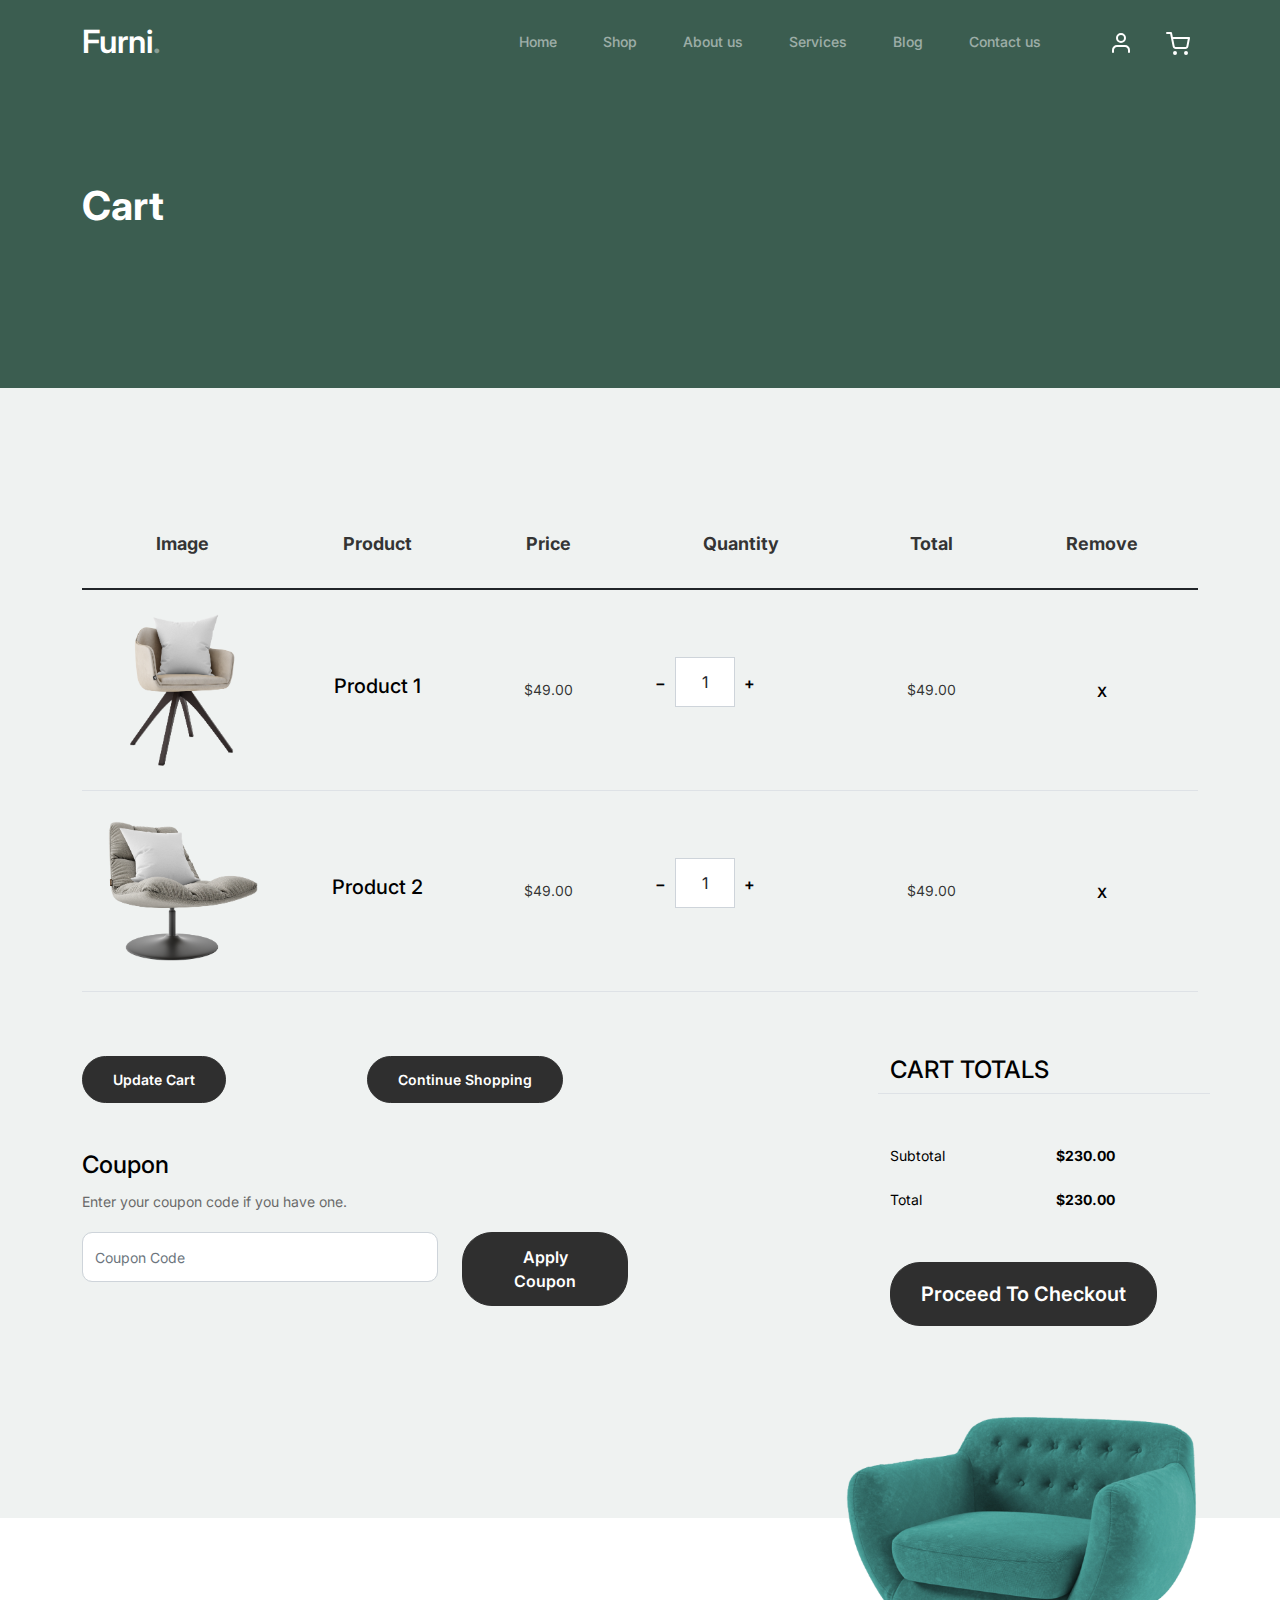
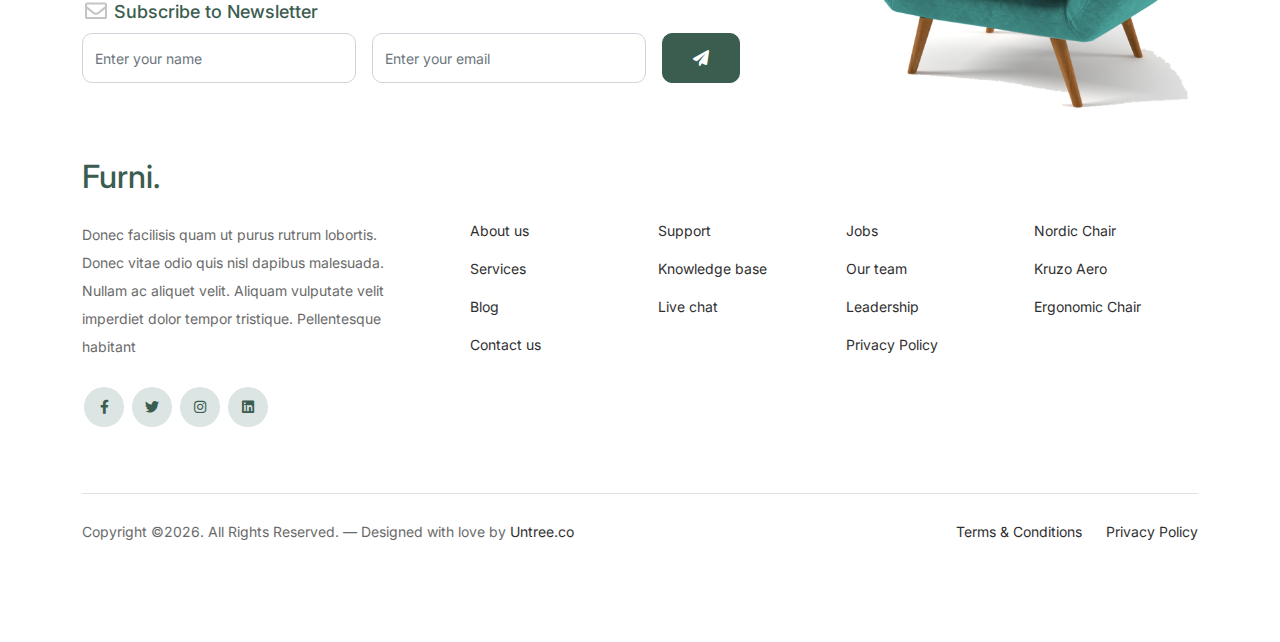
<file: cart.html>
<!-- /*
* Bootstrap 5
* Template Name: Furni
* Template Author: Untree.co
* Template URI: https://untree.co/
* License: https://creativecommons.org/licenses/by/3.0/
*/ -->
<!doctype html>
<html lang="en">
<head>
  <meta charset="utf-8">
  <meta name="viewport" content="width=device-width, initial-scale=1, shrink-to-fit=no">
  <meta name="author" content="Untree.co">
  <link rel="shortcut icon" href="favicon.png">

  <meta name="description" content="" />
  <meta name="keywords" content="bootstrap, bootstrap4" />

		<!-- Bootstrap CSS -->
		<link href="css/bootstrap.min.css" rel="stylesheet">
		<link href="https://cdnjs.cloudflare.com/ajax/libs/font-awesome/6.0.0-beta3/css/all.min.css" rel="stylesheet">
		<link href="css/tiny-slider.css" rel="stylesheet">
		<link href="css/style.css" rel="stylesheet">
		<title>Furni Free Bootstrap 5 Template for Furniture and Interior Design Websites by Untree.co </title>
	</head>

	<body>

		<!-- Start Header/Navigation -->
		<nav class="custom-navbar navbar navbar navbar-expand-md navbar-dark bg-dark" arial-label="Furni navigation bar">

			<div class="container">
				<a class="navbar-brand" href="index.html">Furni<span>.</span></a>

				<button class="navbar-toggler" type="button" data-bs-toggle="collapse" data-bs-target="#navbarsFurni" aria-controls="navbarsFurni" aria-expanded="false" aria-label="Toggle navigation">
					<span class="navbar-toggler-icon"></span>
				</button>

				<div class="collapse navbar-collapse" id="navbarsFurni">
					<ul class="custom-navbar-nav navbar-nav ms-auto mb-2 mb-md-0">
						<li class="nav-item ">
							<a class="nav-link" href="index.html">Home</a>
						</li>
						<li><a class="nav-link" href="shop.html">Shop</a></li>
						<li><a class="nav-link" href="about.html">About us</a></li>
						<li><a class="nav-link" href="services.html">Services</a></li>
						<li><a class="nav-link" href="blog.html">Blog</a></li>
						<li><a class="nav-link" href="contact.html">Contact us</a></li>
					</ul>

					<ul class="custom-navbar-cta navbar-nav mb-2 mb-md-0 ms-5">
						<li><a class="nav-link" href="#"><img src="images/user.svg"></a></li>
						<li><a class="nav-link" href="cart.html"><img src="images/cart.svg"></a></li>
					</ul>
				</div>
			</div>
				
		</nav>
		<!-- End Header/Navigation -->

		<!-- Start Hero Section -->
			<div class="hero">
				<div class="container">
					<div class="row justify-content-between">
						<div class="col-lg-5">
							<div class="intro-excerpt">
								<h1>Cart</h1>
							</div>
						</div>
						<div class="col-lg-7">
							
						</div>
					</div>
				</div>
			</div>
		<!-- End Hero Section -->

		

		<div class="untree_co-section before-footer-section">
            <div class="container">
              <div class="row mb-5">
                <form class="col-md-12" method="post">
                  <div class="site-blocks-table">
                    <table class="table">
                      <thead>
                        <tr>
                          <th class="product-thumbnail">Image</th>
                          <th class="product-name">Product</th>
                          <th class="product-price">Price</th>
                          <th class="product-quantity">Quantity</th>
                          <th class="product-total">Total</th>
                          <th class="product-remove">Remove</th>
                        </tr>
                      </thead>
                      <tbody>
                        <tr>
                          <td class="product-thumbnail">
                            <img src="images/product-1.png" alt="Image" class="img-fluid">
                          </td>
                          <td class="product-name">
                            <h2 class="h5 text-black">Product 1</h2>
                          </td>
                          <td>$49.00</td>
                          <td>
                            <div class="input-group mb-3 d-flex align-items-center quantity-container" style="max-width: 120px;">
                              <div class="input-group-prepend">
                                <button class="btn btn-outline-black decrease" type="button">&minus;</button>
                              </div>
                              <input type="text" class="form-control text-center quantity-amount" value="1" placeholder="" aria-label="Example text with button addon" aria-describedby="button-addon1">
                              <div class="input-group-append">
                                <button class="btn btn-outline-black increase" type="button">&plus;</button>
                              </div>
                            </div>
        
                          </td>
                          <td>$49.00</td>
                          <td><a href="#" class="btn btn-black btn-sm">X</a></td>
                        </tr>
        
                        <tr>
                          <td class="product-thumbnail">
                            <img src="images/product-2.png" alt="Image" class="img-fluid">
                          </td>
                          <td class="product-name">
                            <h2 class="h5 text-black">Product 2</h2>
                          </td>
                          <td>$49.00</td>
                          <td>
                            <div class="input-group mb-3 d-flex align-items-center quantity-container" style="max-width: 120px;">
                              <div class="input-group-prepend">
                                <button class="btn btn-outline-black decrease" type="button">&minus;</button>
                              </div>
                              <input type="text" class="form-control text-center quantity-amount" value="1" placeholder="" aria-label="Example text with button addon" aria-describedby="button-addon1">
                              <div class="input-group-append">
                                <button class="btn btn-outline-black increase" type="button">&plus;</button>
                              </div>
                            </div>
        
                          </td>
                          <td>$49.00</td>
                          <td><a href="#" class="btn btn-black btn-sm">X</a></td>
                        </tr>
                      </tbody>
                    </table>
                  </div>
                </form>
              </div>
        
              <div class="row">
                <div class="col-md-6">
                  <div class="row mb-5">
                    <div class="col-md-6 mb-3 mb-md-0">
                      <button class="btn btn-black btn-sm btn-block">Update Cart</button>
                    </div>
                    <div class="col-md-6">
                      <button class="btn btn-outline-black btn-sm btn-block">Continue Shopping</button>
                    </div>
                  </div>
                  <div class="row">
                    <div class="col-md-12">
                      <label class="text-black h4" for="coupon">Coupon</label>
                      <p>Enter your coupon code if you have one.</p>
                    </div>
                    <div class="col-md-8 mb-3 mb-md-0">
                      <input type="text" class="form-control py-3" id="coupon" placeholder="Coupon Code">
                    </div>
                    <div class="col-md-4">
                      <button class="btn btn-black">Apply Coupon</button>
                    </div>
                  </div>
                </div>
                <div class="col-md-6 pl-5">
                  <div class="row justify-content-end">
                    <div class="col-md-7">
                      <div class="row">
                        <div class="col-md-12 text-right border-bottom mb-5">
                          <h3 class="text-black h4 text-uppercase">Cart Totals</h3>
                        </div>
                      </div>
                      <div class="row mb-3">
                        <div class="col-md-6">
                          <span class="text-black">Subtotal</span>
                        </div>
                        <div class="col-md-6 text-right">
                          <strong class="text-black">$230.00</strong>
                        </div>
                      </div>
                      <div class="row mb-5">
                        <div class="col-md-6">
                          <span class="text-black">Total</span>
                        </div>
                        <div class="col-md-6 text-right">
                          <strong class="text-black">$230.00</strong>
                        </div>
                      </div>
        
                      <div class="row">
                        <div class="col-md-12">
                          <button class="btn btn-black btn-lg py-3 btn-block" onclick="window.location='checkout.html'">Proceed To Checkout</button>
                        </div>
                      </div>
                    </div>
                  </div>
                </div>
              </div>
            </div>
          </div>
		

		<!-- Start Footer Section -->
		<footer class="footer-section">
			<div class="container relative">

				<div class="sofa-img">
					<img src="images/sofa.png" alt="Image" class="img-fluid">
				</div>

				<div class="row">
					<div class="col-lg-8">
						<div class="subscription-form">
							<h3 class="d-flex align-items-center"><span class="me-1"><img src="images/envelope-outline.svg" alt="Image" class="img-fluid"></span><span>Subscribe to Newsletter</span></h3>

							<form action="#" class="row g-3">
								<div class="col-auto">
									<input type="text" class="form-control" placeholder="Enter your name">
								</div>
								<div class="col-auto">
									<input type="email" class="form-control" placeholder="Enter your email">
								</div>
								<div class="col-auto">
									<button class="btn btn-primary">
										<span class="fa fa-paper-plane"></span>
									</button>
								</div>
							</form>

						</div>
					</div>
				</div>

				<div class="row g-5 mb-5">
					<div class="col-lg-4">
						<div class="mb-4 footer-logo-wrap"><a href="#" class="footer-logo">Furni<span>.</span></a></div>
						<p class="mb-4">Donec facilisis quam ut purus rutrum lobortis. Donec vitae odio quis nisl dapibus malesuada. Nullam ac aliquet velit. Aliquam vulputate velit imperdiet dolor tempor tristique. Pellentesque habitant</p>

						<ul class="list-unstyled custom-social">
							<li><a href="#"><span class="fa fa-brands fa-facebook-f"></span></a></li>
							<li><a href="#"><span class="fa fa-brands fa-twitter"></span></a></li>
							<li><a href="#"><span class="fa fa-brands fa-instagram"></span></a></li>
							<li><a href="#"><span class="fa fa-brands fa-linkedin"></span></a></li>
						</ul>
					</div>

					<div class="col-lg-8">
						<div class="row links-wrap">
							<div class="col-6 col-sm-6 col-md-3">
								<ul class="list-unstyled">
									<li><a href="#">About us</a></li>
									<li><a href="#">Services</a></li>
									<li><a href="#">Blog</a></li>
									<li><a href="#">Contact us</a></li>
								</ul>
							</div>

							<div class="col-6 col-sm-6 col-md-3">
								<ul class="list-unstyled">
									<li><a href="#">Support</a></li>
									<li><a href="#">Knowledge base</a></li>
									<li><a href="#">Live chat</a></li>
								</ul>
							</div>

							<div class="col-6 col-sm-6 col-md-3">
								<ul class="list-unstyled">
									<li><a href="#">Jobs</a></li>
									<li><a href="#">Our team</a></li>
									<li><a href="#">Leadership</a></li>
									<li><a href="#">Privacy Policy</a></li>
								</ul>
							</div>

							<div class="col-6 col-sm-6 col-md-3">
								<ul class="list-unstyled">
									<li><a href="#">Nordic Chair</a></li>
									<li><a href="#">Kruzo Aero</a></li>
									<li><a href="#">Ergonomic Chair</a></li>
								</ul>
							</div>
						</div>
					</div>

				</div>

				<div class="border-top copyright">
					<div class="row pt-4">
						<div class="col-lg-6">
							<p class="mb-2 text-center text-lg-start">Copyright &copy;<script>document.write(new Date().getFullYear());</script>. All Rights Reserved. &mdash; Designed with love by <a href="https://untree.co">Untree.co</a> <!-- License information: https://untree.co/license/ -->
            </p>
						</div>

						<div class="col-lg-6 text-center text-lg-end">
							<ul class="list-unstyled d-inline-flex ms-auto">
								<li class="me-4"><a href="#">Terms &amp; Conditions</a></li>
								<li><a href="#">Privacy Policy</a></li>
							</ul>
						</div>

					</div>
				</div>

			</div>
		</footer>
		<!-- End Footer Section -->	


		<script src="js/bootstrap.bundle.min.js"></script>
		<script src="js/tiny-slider.js"></script>
		<script src="js/custom.js"></script>
	</body>

</html>
</file>
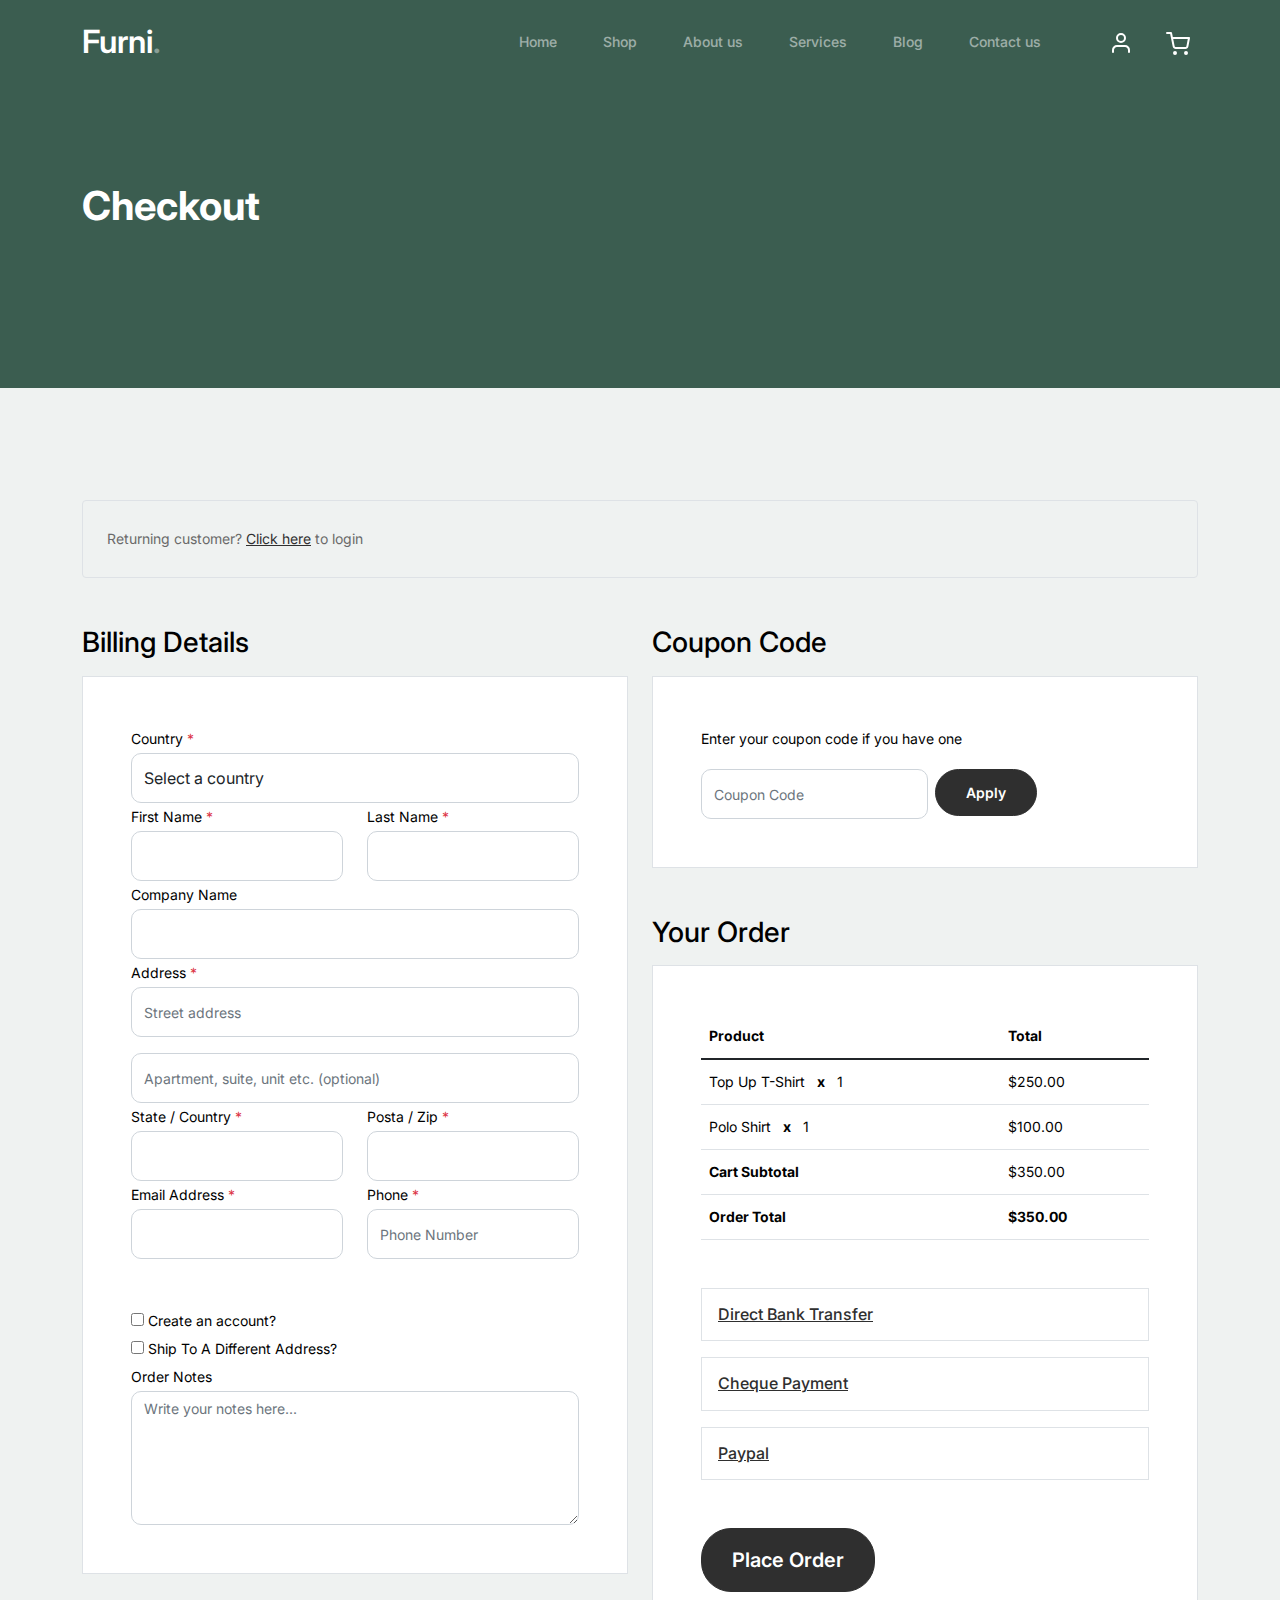
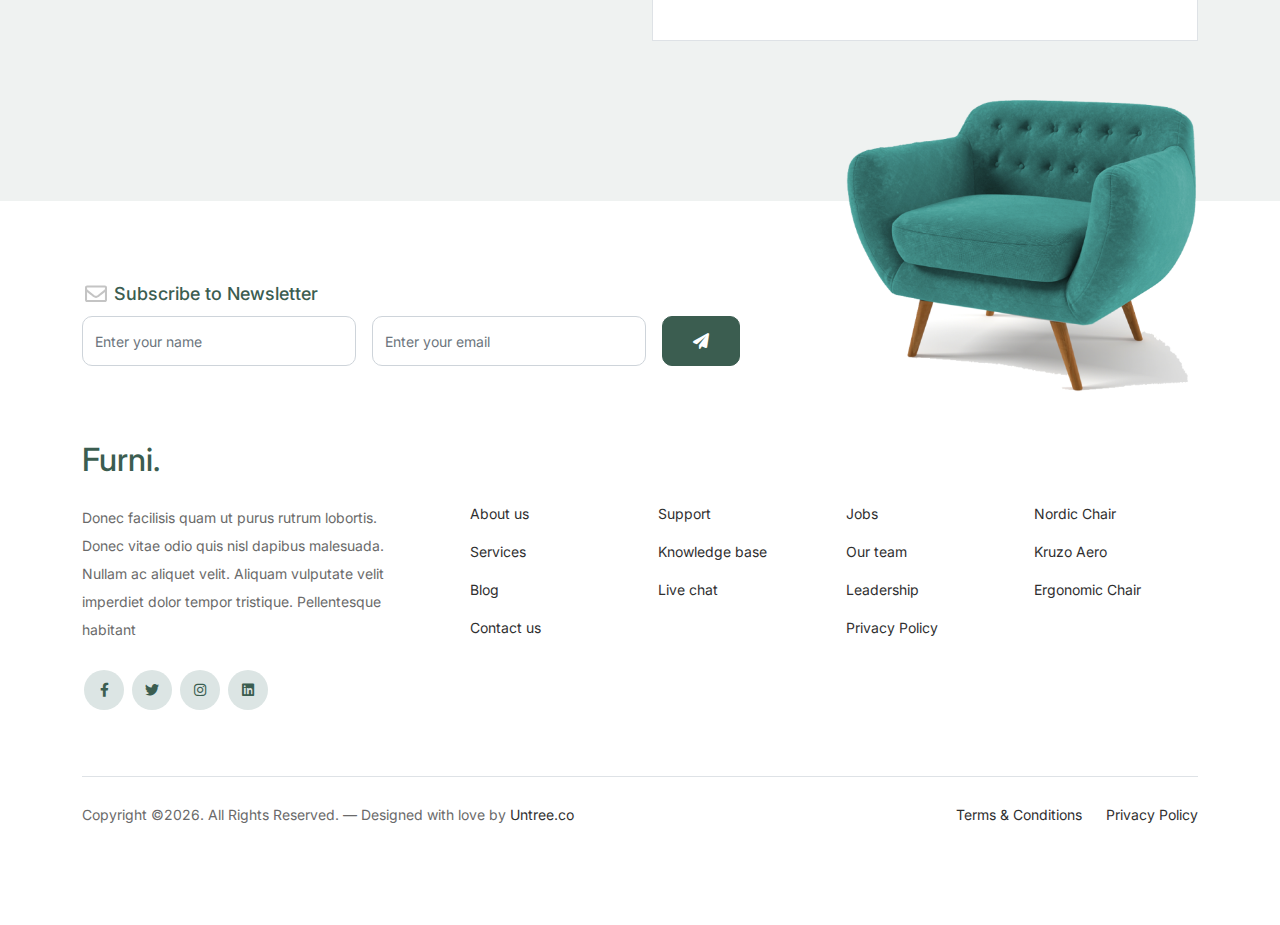
<file: checkout.html>
<!-- /*
* Bootstrap 5
* Template Name: Furni
* Template Author: Untree.co
* Template URI: https://untree.co/
* License: https://creativecommons.org/licenses/by/3.0/
*/ -->
<!doctype html>
<html lang="en">
<head>
  <meta charset="utf-8">
  <meta name="viewport" content="width=device-width, initial-scale=1, shrink-to-fit=no">
  <meta name="author" content="Untree.co">
  <link rel="shortcut icon" href="favicon.png">

  <meta name="description" content="" />
  <meta name="keywords" content="bootstrap, bootstrap4" />

		<!-- Bootstrap CSS -->
		<link href="css/bootstrap.min.css" rel="stylesheet">
		<link href="https://cdnjs.cloudflare.com/ajax/libs/font-awesome/6.0.0-beta3/css/all.min.css" rel="stylesheet">
		<link href="css/tiny-slider.css" rel="stylesheet">
		<link href="css/style.css" rel="stylesheet">
		<title>Furni Free Bootstrap 5 Template for Furniture and Interior Design Websites by Untree.co </title>
	</head>

	<body>

		<!-- Start Header/Navigation -->
		<nav class="custom-navbar navbar navbar navbar-expand-md navbar-dark bg-dark" arial-label="Furni navigation bar">

			<div class="container">
				<a class="navbar-brand" href="index.html">Furni<span>.</span></a>

				<button class="navbar-toggler" type="button" data-bs-toggle="collapse" data-bs-target="#navbarsFurni" aria-controls="navbarsFurni" aria-expanded="false" aria-label="Toggle navigation">
					<span class="navbar-toggler-icon"></span>
				</button>

				<div class="collapse navbar-collapse" id="navbarsFurni">
					<ul class="custom-navbar-nav navbar-nav ms-auto mb-2 mb-md-0">
						<li class="nav-item ">
							<a class="nav-link" href="index.html">Home</a>
						</li>
						<li><a class="nav-link" href="shop.html">Shop</a></li>
						<li><a class="nav-link" href="about.html">About us</a></li>
						<li><a class="nav-link" href="services.html">Services</a></li>
						<li><a class="nav-link" href="blog.html">Blog</a></li>
						<li><a class="nav-link" href="contact.html">Contact us</a></li>
					</ul>

					<ul class="custom-navbar-cta navbar-nav mb-2 mb-md-0 ms-5">
						<li><a class="nav-link" href="#"><img src="images/user.svg"></a></li>
						<li><a class="nav-link" href="cart.html"><img src="images/cart.svg"></a></li>
					</ul>
				</div>
			</div>
				
		</nav>
		<!-- End Header/Navigation -->

		<!-- Start Hero Section -->
			<div class="hero">
				<div class="container">
					<div class="row justify-content-between">
						<div class="col-lg-5">
							<div class="intro-excerpt">
								<h1>Checkout</h1>
							</div>
						</div>
						<div class="col-lg-7">
							
						</div>
					</div>
				</div>
			</div>
		<!-- End Hero Section -->

		<div class="untree_co-section">
		    <div class="container">
		      <div class="row mb-5">
		        <div class="col-md-12">
		          <div class="border p-4 rounded" role="alert">
		            Returning customer? <a href="#">Click here</a> to login
		          </div>
		        </div>
		      </div>
		      <div class="row">
		        <div class="col-md-6 mb-5 mb-md-0">
		          <h2 class="h3 mb-3 text-black">Billing Details</h2>
		          <div class="p-3 p-lg-5 border bg-white">
		            <div class="form-group">
		              <label for="c_country" class="text-black">Country <span class="text-danger">*</span></label>
		              <select id="c_country" class="form-control">
		                <option value="1">Select a country</option>    
		                <option value="2">bangladesh</option>    
		                <option value="3">Algeria</option>    
		                <option value="4">Afghanistan</option>    
		                <option value="5">Ghana</option>    
		                <option value="6">Albania</option>    
		                <option value="7">Bahrain</option>    
		                <option value="8">Colombia</option>    
		                <option value="9">Dominican Republic</option>    
		              </select>
		            </div>
		            <div class="form-group row">
		              <div class="col-md-6">
		                <label for="c_fname" class="text-black">First Name <span class="text-danger">*</span></label>
		                <input type="text" class="form-control" id="c_fname" name="c_fname">
		              </div>
		              <div class="col-md-6">
		                <label for="c_lname" class="text-black">Last Name <span class="text-danger">*</span></label>
		                <input type="text" class="form-control" id="c_lname" name="c_lname">
		              </div>
		            </div>

		            <div class="form-group row">
		              <div class="col-md-12">
		                <label for="c_companyname" class="text-black">Company Name </label>
		                <input type="text" class="form-control" id="c_companyname" name="c_companyname">
		              </div>
		            </div>

		            <div class="form-group row">
		              <div class="col-md-12">
		                <label for="c_address" class="text-black">Address <span class="text-danger">*</span></label>
		                <input type="text" class="form-control" id="c_address" name="c_address" placeholder="Street address">
		              </div>
		            </div>

		            <div class="form-group mt-3">
		              <input type="text" class="form-control" placeholder="Apartment, suite, unit etc. (optional)">
		            </div>

		            <div class="form-group row">
		              <div class="col-md-6">
		                <label for="c_state_country" class="text-black">State / Country <span class="text-danger">*</span></label>
		                <input type="text" class="form-control" id="c_state_country" name="c_state_country">
		              </div>
		              <div class="col-md-6">
		                <label for="c_postal_zip" class="text-black">Posta / Zip <span class="text-danger">*</span></label>
		                <input type="text" class="form-control" id="c_postal_zip" name="c_postal_zip">
		              </div>
		            </div>

		            <div class="form-group row mb-5">
		              <div class="col-md-6">
		                <label for="c_email_address" class="text-black">Email Address <span class="text-danger">*</span></label>
		                <input type="text" class="form-control" id="c_email_address" name="c_email_address">
		              </div>
		              <div class="col-md-6">
		                <label for="c_phone" class="text-black">Phone <span class="text-danger">*</span></label>
		                <input type="text" class="form-control" id="c_phone" name="c_phone" placeholder="Phone Number">
		              </div>
		            </div>

		            <div class="form-group">
		              <label for="c_create_account" class="text-black" data-bs-toggle="collapse" href="#create_an_account" role="button" aria-expanded="false" aria-controls="create_an_account"><input type="checkbox" value="1" id="c_create_account"> Create an account?</label>
		              <div class="collapse" id="create_an_account">
		                <div class="py-2 mb-4">
		                  <p class="mb-3">Create an account by entering the information below. If you are a returning customer please login at the top of the page.</p>
		                  <div class="form-group">
		                    <label for="c_account_password" class="text-black">Account Password</label>
		                    <input type="email" class="form-control" id="c_account_password" name="c_account_password" placeholder="">
		                  </div>
		                </div>
		              </div>
		            </div>


		            <div class="form-group">
		              <label for="c_ship_different_address" class="text-black" data-bs-toggle="collapse" href="#ship_different_address" role="button" aria-expanded="false" aria-controls="ship_different_address"><input type="checkbox" value="1" id="c_ship_different_address"> Ship To A Different Address?</label>
		              <div class="collapse" id="ship_different_address">
		                <div class="py-2">

		                  <div class="form-group">
		                    <label for="c_diff_country" class="text-black">Country <span class="text-danger">*</span></label>
		                    <select id="c_diff_country" class="form-control">
		                      <option value="1">Select a country</option>    
		                      <option value="2">bangladesh</option>    
		                      <option value="3">Algeria</option>    
		                      <option value="4">Afghanistan</option>    
		                      <option value="5">Ghana</option>    
		                      <option value="6">Albania</option>    
		                      <option value="7">Bahrain</option>    
		                      <option value="8">Colombia</option>    
		                      <option value="9">Dominican Republic</option>    
		                    </select>
		                  </div>


		                  <div class="form-group row">
		                    <div class="col-md-6">
		                      <label for="c_diff_fname" class="text-black">First Name <span class="text-danger">*</span></label>
		                      <input type="text" class="form-control" id="c_diff_fname" name="c_diff_fname">
		                    </div>
		                    <div class="col-md-6">
		                      <label for="c_diff_lname" class="text-black">Last Name <span class="text-danger">*</span></label>
		                      <input type="text" class="form-control" id="c_diff_lname" name="c_diff_lname">
		                    </div>
		                  </div>

		                  <div class="form-group row">
		                    <div class="col-md-12">
		                      <label for="c_diff_companyname" class="text-black">Company Name </label>
		                      <input type="text" class="form-control" id="c_diff_companyname" name="c_diff_companyname">
		                    </div>
		                  </div>

		                  <div class="form-group row  mb-3">
		                    <div class="col-md-12">
		                      <label for="c_diff_address" class="text-black">Address <span class="text-danger">*</span></label>
		                      <input type="text" class="form-control" id="c_diff_address" name="c_diff_address" placeholder="Street address">
		                    </div>
		                  </div>

		                  <div class="form-group">
		                    <input type="text" class="form-control" placeholder="Apartment, suite, unit etc. (optional)">
		                  </div>

		                  <div class="form-group row">
		                    <div class="col-md-6">
		                      <label for="c_diff_state_country" class="text-black">State / Country <span class="text-danger">*</span></label>
		                      <input type="text" class="form-control" id="c_diff_state_country" name="c_diff_state_country">
		                    </div>
		                    <div class="col-md-6">
		                      <label for="c_diff_postal_zip" class="text-black">Posta / Zip <span class="text-danger">*</span></label>
		                      <input type="text" class="form-control" id="c_diff_postal_zip" name="c_diff_postal_zip">
		                    </div>
		                  </div>

		                  <div class="form-group row mb-5">
		                    <div class="col-md-6">
		                      <label for="c_diff_email_address" class="text-black">Email Address <span class="text-danger">*</span></label>
		                      <input type="text" class="form-control" id="c_diff_email_address" name="c_diff_email_address">
		                    </div>
		                    <div class="col-md-6">
		                      <label for="c_diff_phone" class="text-black">Phone <span class="text-danger">*</span></label>
		                      <input type="text" class="form-control" id="c_diff_phone" name="c_diff_phone" placeholder="Phone Number">
		                    </div>
		                  </div>

		                </div>

		              </div>
		            </div>

		            <div class="form-group">
		              <label for="c_order_notes" class="text-black">Order Notes</label>
		              <textarea name="c_order_notes" id="c_order_notes" cols="30" rows="5" class="form-control" placeholder="Write your notes here..."></textarea>
		            </div>

		          </div>
		        </div>
		        <div class="col-md-6">

		          <div class="row mb-5">
		            <div class="col-md-12">
		              <h2 class="h3 mb-3 text-black">Coupon Code</h2>
		              <div class="p-3 p-lg-5 border bg-white">

		                <label for="c_code" class="text-black mb-3">Enter your coupon code if you have one</label>
		                <div class="input-group w-75 couponcode-wrap">
		                  <input type="text" class="form-control me-2" id="c_code" placeholder="Coupon Code" aria-label="Coupon Code" aria-describedby="button-addon2">
		                  <div class="input-group-append">
		                    <button class="btn btn-black btn-sm" type="button" id="button-addon2">Apply</button>
		                  </div>
		                </div>

		              </div>
		            </div>
		          </div>

		          <div class="row mb-5">
		            <div class="col-md-12">
		              <h2 class="h3 mb-3 text-black">Your Order</h2>
		              <div class="p-3 p-lg-5 border bg-white">
		                <table class="table site-block-order-table mb-5">
		                  <thead>
		                    <th>Product</th>
		                    <th>Total</th>
		                  </thead>
		                  <tbody>
		                    <tr>
		                      <td>Top Up T-Shirt <strong class="mx-2">x</strong> 1</td>
		                      <td>$250.00</td>
		                    </tr>
		                    <tr>
		                      <td>Polo Shirt <strong class="mx-2">x</strong>   1</td>
		                      <td>$100.00</td>
		                    </tr>
		                    <tr>
		                      <td class="text-black font-weight-bold"><strong>Cart Subtotal</strong></td>
		                      <td class="text-black">$350.00</td>
		                    </tr>
		                    <tr>
		                      <td class="text-black font-weight-bold"><strong>Order Total</strong></td>
		                      <td class="text-black font-weight-bold"><strong>$350.00</strong></td>
		                    </tr>
		                  </tbody>
		                </table>

		                <div class="border p-3 mb-3">
		                  <h3 class="h6 mb-0"><a class="d-block" data-bs-toggle="collapse" href="#collapsebank" role="button" aria-expanded="false" aria-controls="collapsebank">Direct Bank Transfer</a></h3>

		                  <div class="collapse" id="collapsebank">
		                    <div class="py-2">
		                      <p class="mb-0">Make your payment directly into our bank account. Please use your Order ID as the payment reference. Your order won’t be shipped until the funds have cleared in our account.</p>
		                    </div>
		                  </div>
		                </div>

		                <div class="border p-3 mb-3">
		                  <h3 class="h6 mb-0"><a class="d-block" data-bs-toggle="collapse" href="#collapsecheque" role="button" aria-expanded="false" aria-controls="collapsecheque">Cheque Payment</a></h3>

		                  <div class="collapse" id="collapsecheque">
		                    <div class="py-2">
		                      <p class="mb-0">Make your payment directly into our bank account. Please use your Order ID as the payment reference. Your order won’t be shipped until the funds have cleared in our account.</p>
		                    </div>
		                  </div>
		                </div>

		                <div class="border p-3 mb-5">
		                  <h3 class="h6 mb-0"><a class="d-block" data-bs-toggle="collapse" href="#collapsepaypal" role="button" aria-expanded="false" aria-controls="collapsepaypal">Paypal</a></h3>

		                  <div class="collapse" id="collapsepaypal">
		                    <div class="py-2">
		                      <p class="mb-0">Make your payment directly into our bank account. Please use your Order ID as the payment reference. Your order won’t be shipped until the funds have cleared in our account.</p>
		                    </div>
		                  </div>
		                </div>

		                <div class="form-group">
		                  <button class="btn btn-black btn-lg py-3 btn-block" onclick="window.location='thankyou.html'">Place Order</button>
		                </div>

		              </div>
		            </div>
		          </div>

		        </div>
		      </div>
		      <!-- </form> -->
		    </div>
		  </div>

		<!-- Start Footer Section -->
		<footer class="footer-section">
			<div class="container relative">

				<div class="sofa-img">
					<img src="images/sofa.png" alt="Image" class="img-fluid">
				</div>

				<div class="row">
					<div class="col-lg-8">
						<div class="subscription-form">
							<h3 class="d-flex align-items-center"><span class="me-1"><img src="images/envelope-outline.svg" alt="Image" class="img-fluid"></span><span>Subscribe to Newsletter</span></h3>

							<form action="#" class="row g-3">
								<div class="col-auto">
									<input type="text" class="form-control" placeholder="Enter your name">
								</div>
								<div class="col-auto">
									<input type="email" class="form-control" placeholder="Enter your email">
								</div>
								<div class="col-auto">
									<button class="btn btn-primary">
										<span class="fa fa-paper-plane"></span>
									</button>
								</div>
							</form>

						</div>
					</div>
				</div>

				<div class="row g-5 mb-5">
					<div class="col-lg-4">
						<div class="mb-4 footer-logo-wrap"><a href="#" class="footer-logo">Furni<span>.</span></a></div>
						<p class="mb-4">Donec facilisis quam ut purus rutrum lobortis. Donec vitae odio quis nisl dapibus malesuada. Nullam ac aliquet velit. Aliquam vulputate velit imperdiet dolor tempor tristique. Pellentesque habitant</p>

						<ul class="list-unstyled custom-social">
							<li><a href="#"><span class="fa fa-brands fa-facebook-f"></span></a></li>
							<li><a href="#"><span class="fa fa-brands fa-twitter"></span></a></li>
							<li><a href="#"><span class="fa fa-brands fa-instagram"></span></a></li>
							<li><a href="#"><span class="fa fa-brands fa-linkedin"></span></a></li>
						</ul>
					</div>

					<div class="col-lg-8">
						<div class="row links-wrap">
							<div class="col-6 col-sm-6 col-md-3">
								<ul class="list-unstyled">
									<li><a href="#">About us</a></li>
									<li><a href="#">Services</a></li>
									<li><a href="#">Blog</a></li>
									<li><a href="#">Contact us</a></li>
								</ul>
							</div>

							<div class="col-6 col-sm-6 col-md-3">
								<ul class="list-unstyled">
									<li><a href="#">Support</a></li>
									<li><a href="#">Knowledge base</a></li>
									<li><a href="#">Live chat</a></li>
								</ul>
							</div>

							<div class="col-6 col-sm-6 col-md-3">
								<ul class="list-unstyled">
									<li><a href="#">Jobs</a></li>
									<li><a href="#">Our team</a></li>
									<li><a href="#">Leadership</a></li>
									<li><a href="#">Privacy Policy</a></li>
								</ul>
							</div>

							<div class="col-6 col-sm-6 col-md-3">
								<ul class="list-unstyled">
									<li><a href="#">Nordic Chair</a></li>
									<li><a href="#">Kruzo Aero</a></li>
									<li><a href="#">Ergonomic Chair</a></li>
								</ul>
							</div>
						</div>
					</div>

				</div>

				<div class="border-top copyright">
					<div class="row pt-4">
						<div class="col-lg-6">
							<p class="mb-2 text-center text-lg-start">Copyright &copy;<script>document.write(new Date().getFullYear());</script>. All Rights Reserved. &mdash; Designed with love by <a href="https://untree.co">Untree.co</a> <!-- License information: https://untree.co/license/ -->
            </p>
						</div>

						<div class="col-lg-6 text-center text-lg-end">
							<ul class="list-unstyled d-inline-flex ms-auto">
								<li class="me-4"><a href="#">Terms &amp; Conditions</a></li>
								<li><a href="#">Privacy Policy</a></li>
							</ul>
						</div>

					</div>
				</div>

			</div>
		</footer>
		<!-- End Footer Section -->	


		<script src="js/bootstrap.bundle.min.js"></script>
		<script src="js/tiny-slider.js"></script>
		<script src="js/custom.js"></script>
	</body>

</html>
</file>
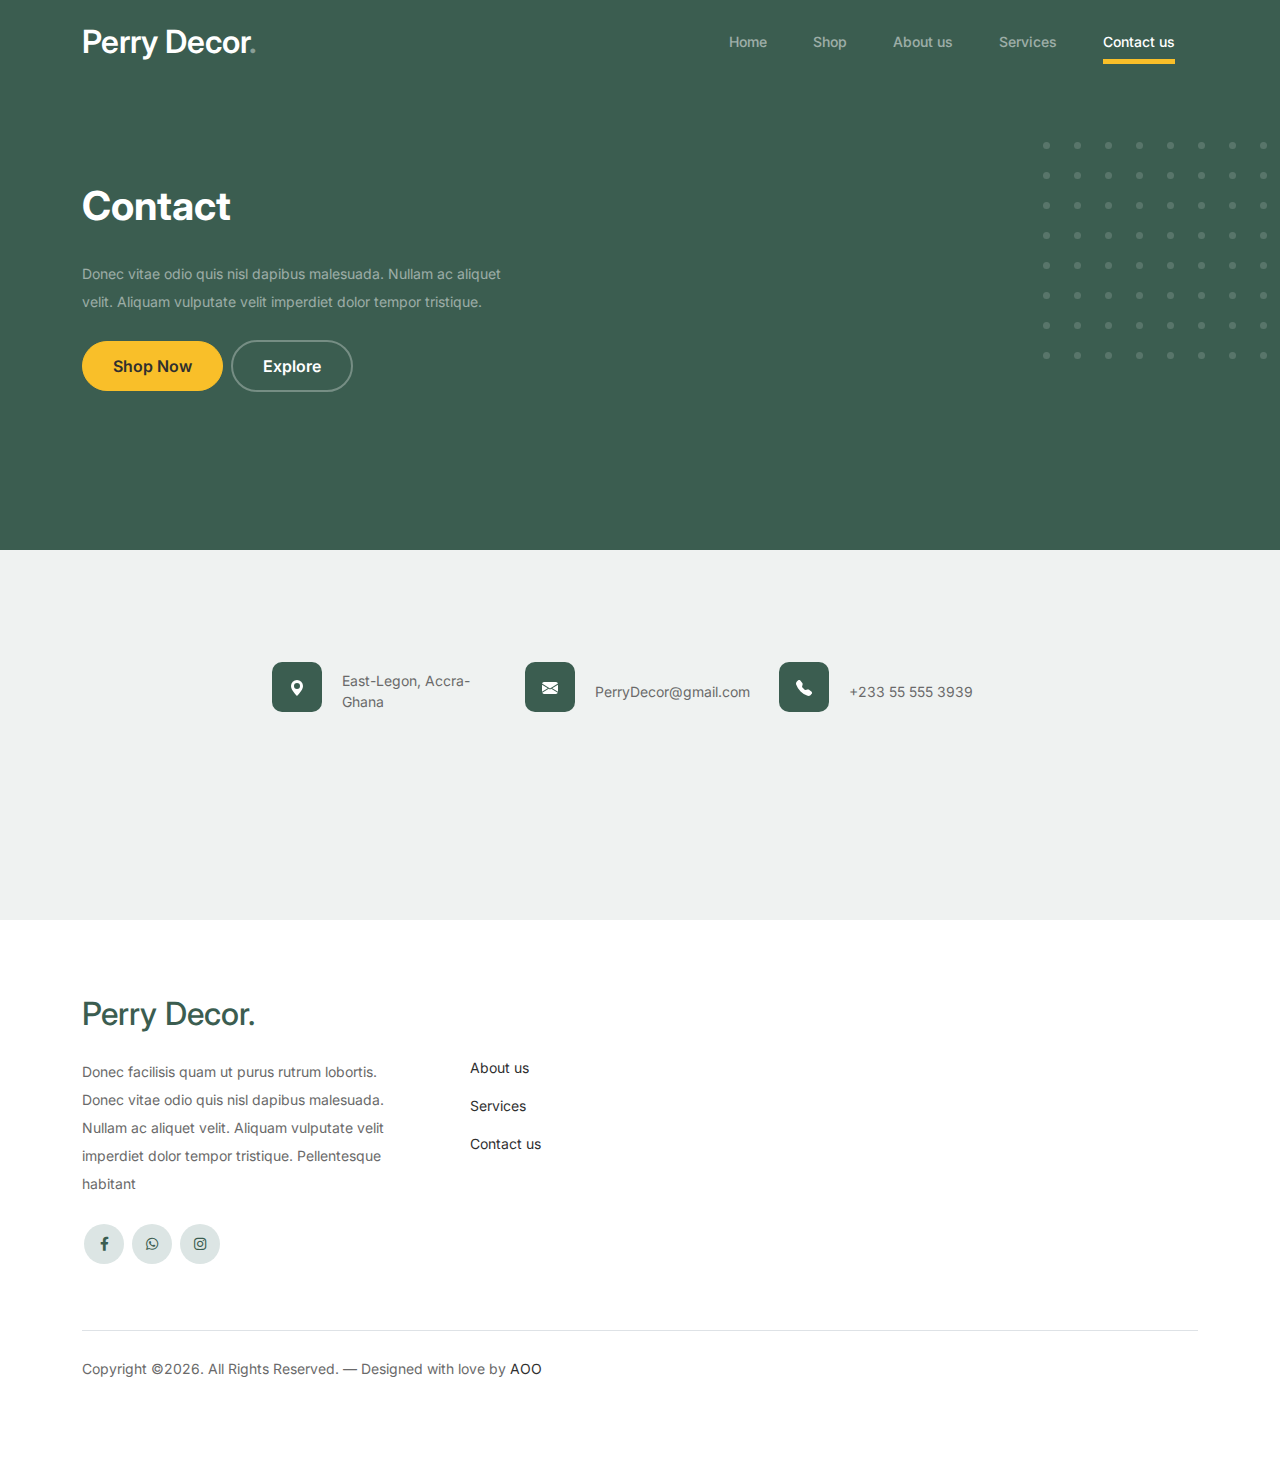
<file: contact.html>
<!-- /*
* Bootstrap 5
* Template Name: Furni
* Template Author: Untree.co
* Template URI: https://untree.co/
* License: https://creativecommons.org/licenses/by/3.0/
*/ -->
<!doctype html>
<html lang="en">
<head>
  <meta charset="utf-8">
  <meta name="viewport" content="width=device-width, initial-scale=1, shrink-to-fit=no">
  <meta name="author" content="Untree.co">
  <link rel="shortcut icon" href="favicon.png">

  <meta name="description" content="" />
  <meta name="keywords" content="bootstrap, bootstrap4" />

		<!-- Bootstrap CSS -->
		<link href="css/bootstrap.min.css" rel="stylesheet">
		<link href="https://cdnjs.cloudflare.com/ajax/libs/font-awesome/6.0.0-beta3/css/all.min.css" rel="stylesheet">
		<link href="css/tiny-slider.css" rel="stylesheet">
		<link href="css/style.css" rel="stylesheet">
		<title>Perry Decor</title>
	</head>

	<body>

		<!-- Start Header/Navigation -->
		<nav class="custom-navbar navbar navbar navbar-expand-md navbar-dark bg-dark" arial-label="Furni navigation bar">

			<div class="container">
				<a class="navbar-brand" href="index.html">Perry Decor<span>.</span></a>

				<button class="navbar-toggler" type="button" data-bs-toggle="collapse" data-bs-target="#navbarsFurni" aria-controls="navbarsFurni" aria-expanded="false" aria-label="Toggle navigation">
					<span class="navbar-toggler-icon"></span>
				</button>

				<div class="collapse navbar-collapse" id="navbarsFurni">
					<ul class="custom-navbar-nav navbar-nav ms-auto mb-2 mb-md-0">
						<li class="nav-item">
							<a class="nav-link" href="index.html">Home</a>
						</li>
						<li><a class="nav-link" href="shop.html">Shop</a></li>
						<li><a class="nav-link" href="about.html">About us</a></li>
						<li><a class="nav-link" href="services.html">Services</a></li>
						<li class="active"><a class="nav-link" href="contact.html">Contact us</a></li>
					</ul>
				</div>
			</div>
				
		</nav>
		<!-- End Header/Navigation -->

		<!-- Start Hero Section -->
			<div class="hero">
				<div class="container">
					<div class="row justify-content-between">
						<div class="col-lg-5">
							<div class="intro-excerpt">
								<h1>Contact</h1>
								<p class="mb-4">Donec vitae odio quis nisl dapibus malesuada. Nullam ac aliquet velit. Aliquam vulputate velit imperdiet dolor tempor tristique.</p>
								<p><a href="" class="btn btn-secondary me-2">Shop Now</a><a href="shop.html" class="btn btn-white-outline">Explore</a></p>
							</div>
						</div>
						<div class="col-lg-7">
							<div class="hero-img-wrap">
								<!-- <img src="images/couch.png" class="img-fluid"> -->
							</div>
						</div>
					</div>
				</div>
			</div>
		<!-- End Hero Section -->

		
		<!-- Start Contact Form -->
		<div class="untree_co-section">
      <div class="container">

        <div class="block">
          <div class="row justify-content-center">


            <div class="col-md-8 col-lg-8 pb-4">


              <div class="row mb-5">
                <div class="col-lg-4">
                  <div  class="service no-shadow align-items-center link horizontal d-flex active" data-aos="fade-left" data-aos-delay="0">
                    <div class="service-icon color-1 mb-4">
                      <svg xmlns="http://www.w3.org/2000/svg" width="16" height="16" fill="currentColor" class="bi bi-geo-alt-fill" viewBox="0 0 16 16">
                        <path d="M8 16s6-5.686 6-10A6 6 0 0 0 2 6c0 4.314 6 10 6 10zm0-7a3 3 0 1 1 0-6 3 3 0 0 1 0 6z"/>
                      </svg>
                    </div> <!-- /.icon -->
                    <div class="service-contents">
                      <p>East-Legon, Accra-Ghana</p>
                    </div> <!-- /.service-contents-->
                  </div> <!-- /.service -->
                </div>

                <div class="col-lg-4">
                  <div  class="service no-shadow align-items-center link horizontal d-flex active" data-aos="fade-left" data-aos-delay="0">
                    <div class="service-icon color-1 mb-4">
                      <svg xmlns="http://www.w3.org/2000/svg" width="16" height="16" fill="currentColor" class="bi bi-envelope-fill" viewBox="0 0 16 16">
                        <path d="M.05 3.555A2 2 0 0 1 2 2h12a2 2 0 0 1 1.95 1.555L8 8.414.05 3.555zM0 4.697v7.104l5.803-3.558L0 4.697zM6.761 8.83l-6.57 4.027A2 2 0 0 0 2 14h12a2 2 0 0 0 1.808-1.144l-6.57-4.027L8 9.586l-1.239-.757zm3.436-.586L16 11.801V4.697l-5.803 3.546z"/>
                      </svg>
                    </div> <!-- /.icon -->
                    <div class="service-contents">
                      <p>PerryDecor@gmail.com</p>
                    </div> <!-- /.service-contents-->
                  </div> <!-- /.service -->
                </div>

                <div class="col-lg-4">
                  <div  class="service no-shadow align-items-center link horizontal d-flex active" data-aos="fade-left" data-aos-delay="0">
                    <div class="service-icon color-1 mb-4">
                      <svg xmlns="http://www.w3.org/2000/svg" width="16" height="16" fill="currentColor" class="bi bi-telephone-fill" viewBox="0 0 16 16">
                        <path fill-rule="evenodd" d="M1.885.511a1.745 1.745 0 0 1 2.61.163L6.29 2.98c.329.423.445.974.315 1.494l-.547 2.19a.678.678 0 0 0 .178.643l2.457 2.457a.678.678 0 0 0 .644.178l2.189-.547a1.745 1.745 0 0 1 1.494.315l2.306 1.794c.829.645.905 1.87.163 2.611l-1.034 1.034c-.74.74-1.846 1.065-2.877.702a18.634 18.634 0 0 1-7.01-4.42 18.634 18.634 0 0 1-4.42-7.009c-.362-1.03-.037-2.137.703-2.877L1.885.511z"/>
                      </svg>
                    </div> <!-- /.icon -->
                    <div class="service-contents">
                      <p>+233 55 555 3939</p>
                    </div> <!-- /.service-contents-->
                  </div> <!-- /.service -->
                </div>
              </div>

              <!-- <form>
                <div class="row">
                  <div class="col-6">
                    <div class="form-group">
                      <label class="text-black" for="fname">First name</label>
                      <input type="text" class="form-control" id="fname">
                    </div>
                  </div>
                  <div class="col-6">
                    <div class="form-group">
                      <label class="text-black" for="lname">Last name</label>
                      <input type="text" class="form-control" id="lname">
                    </div>
                  </div>
                </div>
                <div class="form-group">
                  <label class="text-black" for="email">Email address</label>
                  <input type="email" class="form-control" id="email">
                </div>

                <div class="form-group mb-5">
                  <label class="text-black" for="message">Message</label>
                  <textarea name="" class="form-control" id="message" cols="30" rows="5"></textarea>
                </div>

                <button type="submit" class="btn btn-primary-hover-outline">Send Message</button>
              </form> -->

            </div>

          </div>

        </div>

      </div>


    </div>
  </div>

  <!-- End Contact Form -->

		

		<!-- Start Footer Section -->
		<footer class="footer-section">
			<div class="container relative">

				<!-- <div class="sofa-img">
					<img src="images/sofa.png" alt="Image" class="img-fluid">
				</div>

				<div class="row">
					<div class="col-lg-8">
						<div class="subscription-form">
							<h3 class="d-flex align-items-center"><span class="me-1"><img src="images/envelope-outline.svg" alt="Image" class="img-fluid"></span><span>Subscribe to Newsletter</span></h3>

							<form action="#" class="row g-3">
								<div class="col-auto">
									<input type="text" class="form-control" placeholder="Enter your name">
								</div>
								<div class="col-auto">
									<input type="email" class="form-control" placeholder="Enter your email">
								</div>
								<div class="col-auto">
									<button class="btn btn-primary">
										<span class="fa fa-paper-plane"></span>
									</button>
								</div>
							</form>

						</div>
					</div>
				</div> -->

				<div class="row g-5 mb-5">
					<div class="col-lg-4">
						<div class="mb-4 footer-logo-wrap"><a href="#" class="footer-logo">Perry Decor<span>.</span></a></div>
						<p class="mb-4">Donec facilisis quam ut purus rutrum lobortis. Donec vitae odio quis nisl dapibus malesuada. Nullam ac aliquet velit. Aliquam vulputate velit imperdiet dolor tempor tristique. Pellentesque habitant</p>

						<ul class="list-unstyled custom-social">
							<li><a href="#"><span class="fa fa-brands fa-facebook-f"></span></a></li>
							<li><a href="#"><span class="fa fa-brands fa-whatsapp"></span></a></li>
							<li><a href="#"><span class="fa fa-brands fa-instagram"></span></a></li>
						</ul>
					</div>

					<div class="col-lg-8">
						<div class="row links-wrap">
							<div class="col-6 col-sm-6 col-md-3">
								<ul class="list-unstyled">
									<li><a href="#">About us</a></li>
									<li><a href="#">Services</a></li>
									<li><a href="#">Contact us</a></li>
								</ul>
							</div>

						</div>
					</div>

				</div>

				<div class="border-top copyright">
					<div class="row pt-4">
						<div class="col-lg-6">
							<p class="mb-2 text-center text-lg-start">Copyright &copy;<script>document.write(new Date().getFullYear());</script>. All Rights Reserved. &mdash; Designed with love by <a href="#">AOO</a> <!-- License information: https://untree.co/license/ -->
            </p>
						</div>

						<!-- <div class="col-lg-6 text-center text-lg-end">
							<ul class="list-unstyled d-inline-flex ms-auto">
								<li class="me-4"><a href="#">Terms &amp; Conditions</a></li>
								<li><a href="#">Privacy Policy</a></li>
							</ul>
						</div> -->

					</div>
				</div>

			</div>
		</footer>
		<!-- End Footer Section -->	


		<script src="js/bootstrap.bundle.min.js"></script>
		<script src="js/tiny-slider.js"></script>
		<script src="js/custom.js"></script>
	</body>

</html>
</file>
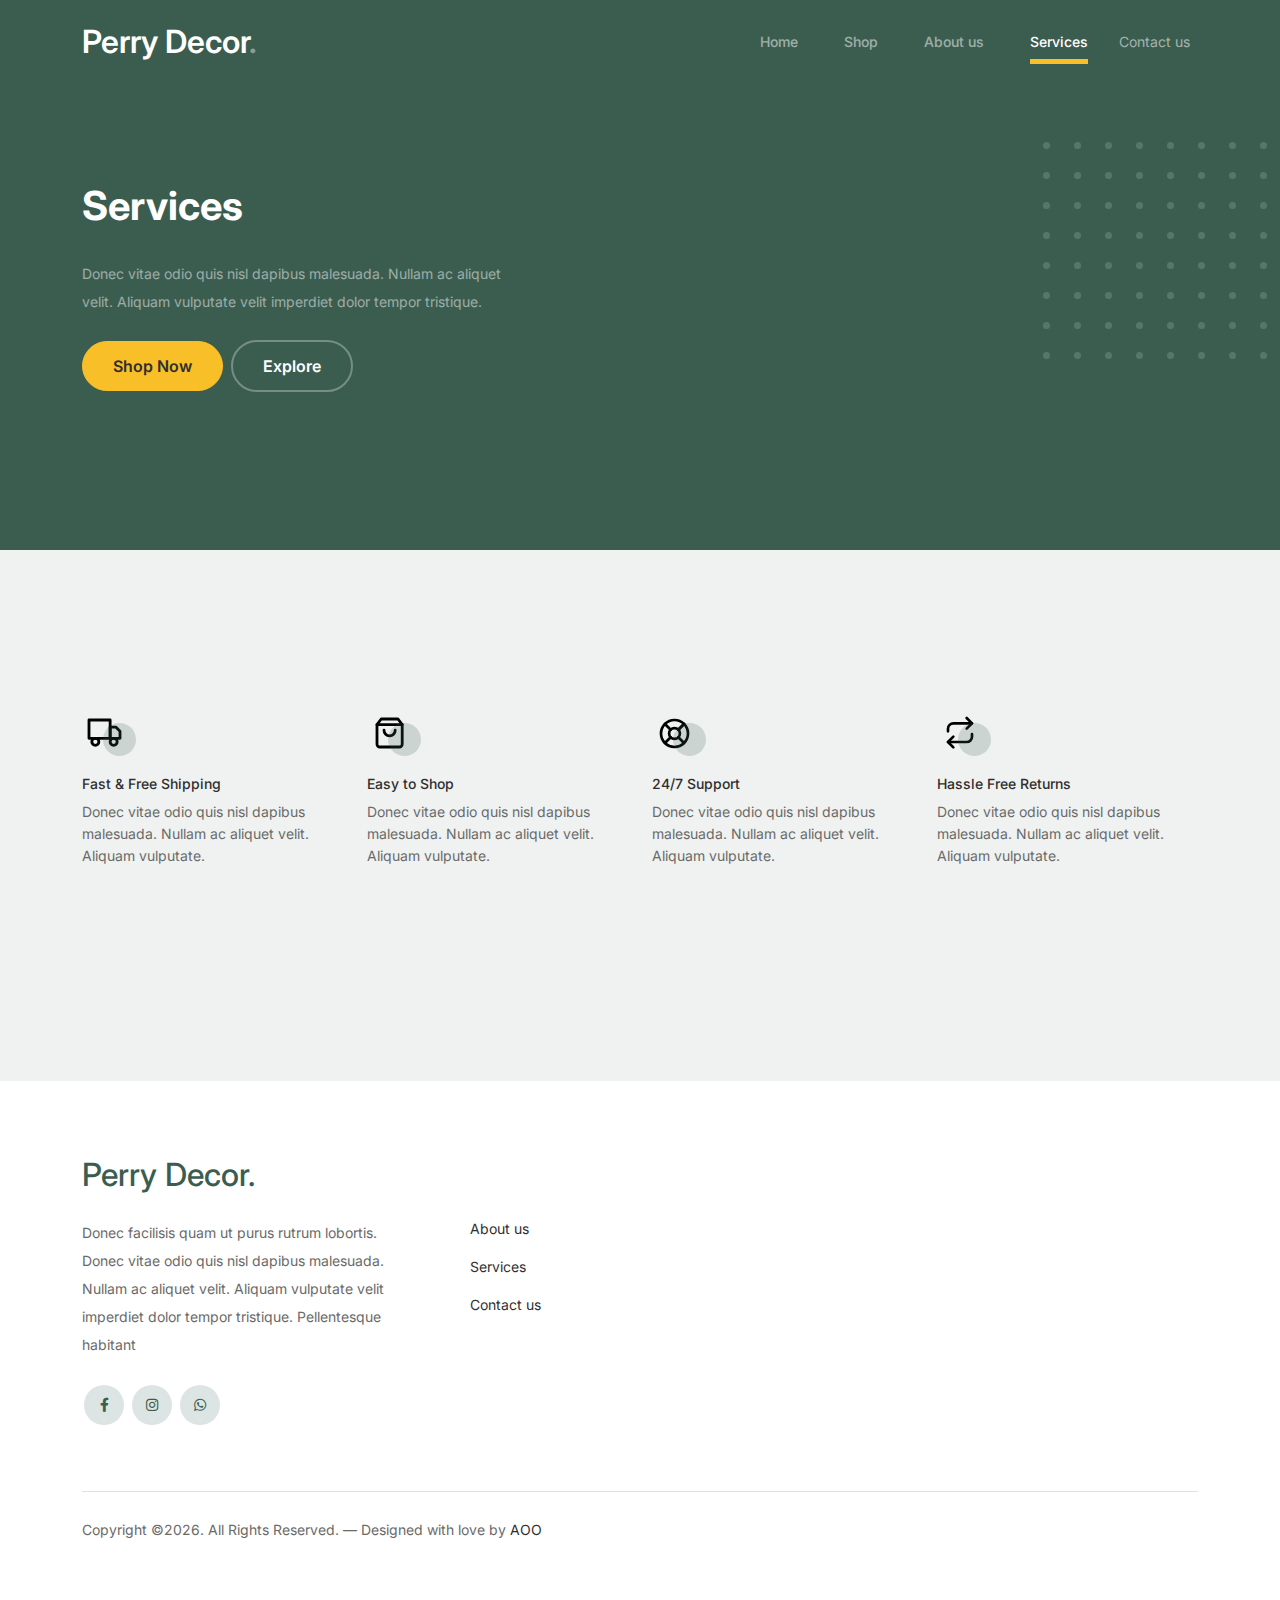
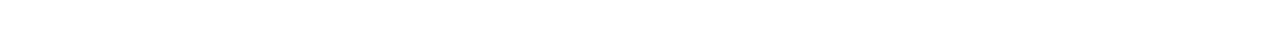
<file: services.html>
<!-- /*
* Bootstrap 5
* Template Name: Furni
* Template Author: Untree.co
* Template URI: https://untree.co/
* License: https://creativecommons.org/licenses/by/3.0/
*/ -->
<!doctype html>
<html lang="en">
<head>
  <meta charset="utf-8">
  <meta name="viewport" content="width=device-width, initial-scale=1, shrink-to-fit=no">
  <meta name="author" content="Untree.co">
  <link rel="shortcut icon" href="favicon.png">

  <meta name="description" content="" />
  <meta name="keywords" content="bootstrap, bootstrap4" />

		<!-- Bootstrap CSS -->
		<link href="css/bootstrap.min.css" rel="stylesheet">
		<link href="https://cdnjs.cloudflare.com/ajax/libs/font-awesome/6.0.0-beta3/css/all.min.css" rel="stylesheet">
		<link href="css/tiny-slider.css" rel="stylesheet">
		<link href="css/style.css" rel="stylesheet">
		<title>Perry Decor </title>
	</head>

	<body>

		<!-- Start Header/Navigation -->
		<nav class="custom-navbar navbar navbar navbar-expand-md navbar-dark bg-dark" arial-label="Furni navigation bar">

			<div class="container">
				<a class="navbar-brand" href="index.html">Perry Decor<span>.</span></a>

				<button class="navbar-toggler" type="button" data-bs-toggle="collapse" data-bs-target="#navbarsFurni" aria-controls="navbarsFurni" aria-expanded="false" aria-label="Toggle navigation">
					<span class="navbar-toggler-icon"></span>
				</button>

				<div class="collapse navbar-collapse" id="navbarsFurni">
					<ul class="custom-navbar-nav navbar-nav ms-auto mb-2 mb-md-0">
						<li class="nav-item">
							<a class="nav-link" href="index.html">Home</a>
						</li>
						<li><a class="nav-link" href="shop.html">Shop</a></li>
						<li><a class="nav-link" href="about.html">About us</a></li>
						<li class="active"><a class="nav-link" href="services.html">Services</a></li
						<li><a class="nav-link" href="contact.html">Contact us</a></li>
					</ul>

				</div>
			</div>
				
		</nav>
		<!-- End Header/Navigation -->

		<!-- Start Hero Section -->
			<div class="hero">
				<div class="container">
					<div class="row justify-content-between">
						<div class="col-lg-5">
							<div class="intro-excerpt">
								<h1>Services</h1>
								<p class="mb-4">Donec vitae odio quis nisl dapibus malesuada. Nullam ac aliquet velit. Aliquam vulputate velit imperdiet dolor tempor tristique.</p>
								<p><a href="" class="btn btn-secondary me-2">Shop Now</a><a href="shop.html" class="btn btn-white-outline">Explore</a></p>
							</div>
						</div>
						<div class="col-lg-7">
							<div class="hero-img-wrap">
								<!-- <img src="images/couch.png" class="img-fluid"> -->
							</div>
						</div>
					</div>
				</div>
			</div>
		<!-- End Hero Section -->

		

		<!-- Start Why Choose Us Section -->
		<div class="why-choose-section">
			<div class="container">
				
				
				<div class="row my-5">
					<div class="col-6 col-md-6 col-lg-3 mb-4">
						<div class="feature">
							<div class="icon">
								<img src="images/truck.svg" alt="Image" class="imf-fluid">
							</div>
							<h3>Fast &amp; Free Shipping</h3>
							<p>Donec vitae odio quis nisl dapibus malesuada. Nullam ac aliquet velit. Aliquam vulputate.</p>
						</div>
					</div>

					<div class="col-6 col-md-6 col-lg-3 mb-4">
						<div class="feature">
							<div class="icon">
								<img src="images/bag.svg" alt="Image" class="imf-fluid">
							</div>
							<h3>Easy to Shop</h3>
							<p>Donec vitae odio quis nisl dapibus malesuada. Nullam ac aliquet velit. Aliquam vulputate.</p>
						</div>
					</div>

					<div class="col-6 col-md-6 col-lg-3 mb-4">
						<div class="feature">
							<div class="icon">
								<img src="images/support.svg" alt="Image" class="imf-fluid">
							</div>
							<h3>24/7 Support</h3>
							<p>Donec vitae odio quis nisl dapibus malesuada. Nullam ac aliquet velit. Aliquam vulputate.</p>
						</div>
					</div>

					<div class="col-6 col-md-6 col-lg-3 mb-4">
						<div class="feature">
							<div class="icon">
								<img src="images/return.svg" alt="Image" class="imf-fluid">
							</div>
							<h3>Hassle Free Returns</h3>
							<p>Donec vitae odio quis nisl dapibus malesuada. Nullam ac aliquet velit. Aliquam vulputate.</p>
						</div>
					</div>

				</div>
			
			</div>
		</div>
		<!-- End Why Choose Us Section -->

		<!-- Start Product Section -->
		<!-- <div class="product-section pt-0">
			<div class="container">
				<div class="row"> -->

					<!-- Start Column 1 -->
					<!-- <div class="col-md-12 col-lg-3 mb-5 mb-lg-0">
						<h2 class="mb-4 section-title">Crafted with excellent material.</h2>
						<p class="mb-4">Donec vitae odio quis nisl dapibus malesuada. Nullam ac aliquet velit. Aliquam vulputate velit imperdiet dolor tempor tristique. </p>
						<p><a href="#" class="btn">Explore</a></p>
					</div>  -->
					<!-- End Column 1 -->

					<!-- Start Column 2 -->
					<!-- <div class="col-12 col-md-4 col-lg-3 mb-5 mb-md-0">
						<a class="product-item" href="#">
							<img src="images/product-1.png" class="img-fluid product-thumbnail">
							<h3 class="product-title">Nordic Chair</h3>
							<strong class="product-price">$50.00</strong>

							<span class="icon-cross">
								<img src="images/cross.svg" class="img-fluid">
							</span>
						</a>
					</div>  -->
					<!-- End Column 2 -->

					<!-- Start Column 3 -->
					<!-- <div class="col-12 col-md-4 col-lg-3 mb-5 mb-md-0">
						<a class="product-item" href="#">
							<img src="images/product-2.png" class="img-fluid product-thumbnail">
							<h3 class="product-title">Kruzo Aero Chair</h3>
							<strong class="product-price">$78.00</strong>

							<span class="icon-cross">
								<img src="images/cross.svg" class="img-fluid">
							</span>
						</a>
					</div> -->
					<!-- End Column 3 -->

					<!-- Start Column 4 -->
					<!-- <div class="col-12 col-md-4 col-lg-3 mb-5 mb-md-0">
						<a class="product-item" href="#">
							<img src="images/product-3.png" class="img-fluid product-thumbnail">
							<h3 class="product-title">Ergonomic Chair</h3>
							<strong class="product-price">$43.00</strong>

							<span class="icon-cross">
								<img src="images/cross.svg" class="img-fluid">
							</span>
						</a>
					</div> -->
					<!-- End Column 4 -->

				<!-- </div>
			</div>
		</div> -->
		<!-- End Product Section -->

		

		<!-- Start Testimonial Slider -->
		<!-- <div class="testimonial-section before-footer-section">
			<div class="container">
				<div class="row">
					<div class="col-lg-7 mx-auto text-center">
						<h2 class="section-title">Testimonials</h2>
					</div>
				</div>

				<div class="row justify-content-center">
					<div class="col-lg-12">
						<div class="testimonial-slider-wrap text-center">

							<div id="testimonial-nav">
								<span class="prev" data-controls="prev"><span class="fa fa-chevron-left"></span></span>
								<span class="next" data-controls="next"><span class="fa fa-chevron-right"></span></span>
							</div>

							<div class="testimonial-slider">
								
								<div class="item">
									<div class="row justify-content-center">
										<div class="col-lg-8 mx-auto">

											<div class="testimonial-block text-center">
												<blockquote class="mb-5">
													<p>&ldquo;Donec facilisis quam ut purus rutrum lobortis. Donec vitae odio quis nisl dapibus malesuada. Nullam ac aliquet velit. Aliquam vulputate velit imperdiet dolor tempor tristique. Pellentesque habitant morbi tristique senectus et netus et malesuada fames ac turpis egestas. Integer convallis volutpat dui quis scelerisque.&rdquo;</p>
												</blockquote>

												<div class="author-info">
													<div class="author-pic">
														<img src="images/person-1.png" alt="Maria Jones" class="img-fluid">
													</div>
													<h3 class="font-weight-bold">Maria Jones</h3>
													<span class="position d-block mb-3">CEO, Co-Founder, XYZ Inc.</span>
												</div>
											</div>

										</div>
									</div>
								</div>  -->
								<!-- END item -->

								<!-- <div class="item">
									<div class="row justify-content-center">
										<div class="col-lg-8 mx-auto">

											<div class="testimonial-block text-center">
												<blockquote class="mb-5">
													<p>&ldquo;Donec facilisis quam ut purus rutrum lobortis. Donec vitae odio quis nisl dapibus malesuada. Nullam ac aliquet velit. Aliquam vulputate velit imperdiet dolor tempor tristique. Pellentesque habitant morbi tristique senectus et netus et malesuada fames ac turpis egestas. Integer convallis volutpat dui quis scelerisque.&rdquo;</p>
												</blockquote>

												<div class="author-info">
													<div class="author-pic">
														<img src="images/person-1.png" alt="Maria Jones" class="img-fluid">
													</div>
													<h3 class="font-weight-bold">Maria Jones</h3>
													<span class="position d-block mb-3">CEO, Co-Founder, XYZ Inc.</span>
												</div>
											</div>

										</div>
									</div>
								</div>  -->
								<!-- END item -->

								<!-- <div class="item">
									<div class="row justify-content-center">
										<div class="col-lg-8 mx-auto">

											<div class="testimonial-block text-center">
												<blockquote class="mb-5">
													<p>&ldquo;Donec facilisis quam ut purus rutrum lobortis. Donec vitae odio quis nisl dapibus malesuada. Nullam ac aliquet velit. Aliquam vulputate velit imperdiet dolor tempor tristique. Pellentesque habitant morbi tristique senectus et netus et malesuada fames ac turpis egestas. Integer convallis volutpat dui quis scelerisque.&rdquo;</p>
												</blockquote>

												<div class="author-info">
													<div class="author-pic">
														<img src="images/person-1.png" alt="Maria Jones" class="img-fluid">
													</div>
													<h3 class="font-weight-bold">Maria Jones</h3>
													<span class="position d-block mb-3">CEO, Co-Founder, XYZ Inc.</span>
												</div>
											</div>

										</div>
									</div>
								</div>  -->
								<!-- END item -->

							</div>

						</div>
					</div>
				</div>
			</div>
		</div>
		<!-- End Testimonial Slider -->

		

		<!-- Start Footer Section -->
		<footer class="footer-section">
			<div class="container relative">

				<!-- <div class="sofa-img">
					<img src="images/sofa.png" alt="Image" class="img-fluid">
				</div>

				<div class="row">
					<div class="col-lg-8">
						<div class="subscription-form">
							<h3 class="d-flex align-items-center"><span class="me-1"><img src="images/envelope-outline.svg" alt="Image" class="img-fluid"></span><span>Subscribe to Newsletter</span></h3>

							<form action="#" class="row g-3">
								<div class="col-auto">
									<input type="text" class="form-control" placeholder="Enter your name">
								</div>
								<div class="col-auto">
									<input type="email" class="form-control" placeholder="Enter your email">
								</div>
								<div class="col-auto">
									<button class="btn btn-primary">
										<span class="fa fa-paper-plane"></span>
									</button>
								</div>
							</form>

						</div>
					</div>
				</div> -->

				<div class="row g-5 mb-5">
					<div class="col-lg-4">
						<div class="mb-4 footer-logo-wrap"><a href="#" class="footer-logo">Perry Decor<span>.</span></a></div>
						<p class="mb-4">Donec facilisis quam ut purus rutrum lobortis. Donec vitae odio quis nisl dapibus malesuada. Nullam ac aliquet velit. Aliquam vulputate velit imperdiet dolor tempor tristique. Pellentesque habitant</p>

						<ul class="list-unstyled custom-social">
							<li><a href="#"><span class="fa fa-brands fa-facebook-f"></span></a></li>
							<li><a href="#"><span class="fa fa-brands fa-instagram"></span></a></li>
							<li><a href="#"><span class="fa fa-brands fa-whatsapp"></span></a></li>
						</ul>
					</div>

					<div class="col-lg-8">
						<div class="row links-wrap">
							<div class="col-6 col-sm-6 col-md-3">
								<ul class="list-unstyled">
									<li><a href="#">About us</a></li>
									<li><a href="#">Services</a></li>
									<li><a href="#">Contact us</a></li>
								</ul>
							</div>
						</div>
					</div>

				</div>

				<div class="border-top copyright">
					<div class="row pt-4">
						<div class="col-lg-6">
							<p class="mb-2 text-center text-lg-start">Copyright &copy;<script>document.write(new Date().getFullYear());</script>. All Rights Reserved. &mdash; Designed with love by <a href="#">AOO</a> <!-- License information: https://untree.co/license/ -->
            </p>
						</div>

						<!-- <div class="col-lg-6 text-center text-lg-end">
							<ul class="list-unstyled d-inline-flex ms-auto">
								<li class="me-4"><a href="#">Terms &amp; Conditions</a></li>
								<li><a href="#">Privacy Policy</a></li>
							</ul>
						</div> -->

					</div>
				</div>

			</div>
		</footer>
		<!-- End Footer Section -->	


		<script src="js/bootstrap.bundle.min.js"></script>
		<script src="js/tiny-slider.js"></script>
		<script src="js/custom.js"></script>
	</body>

</html>
</file>
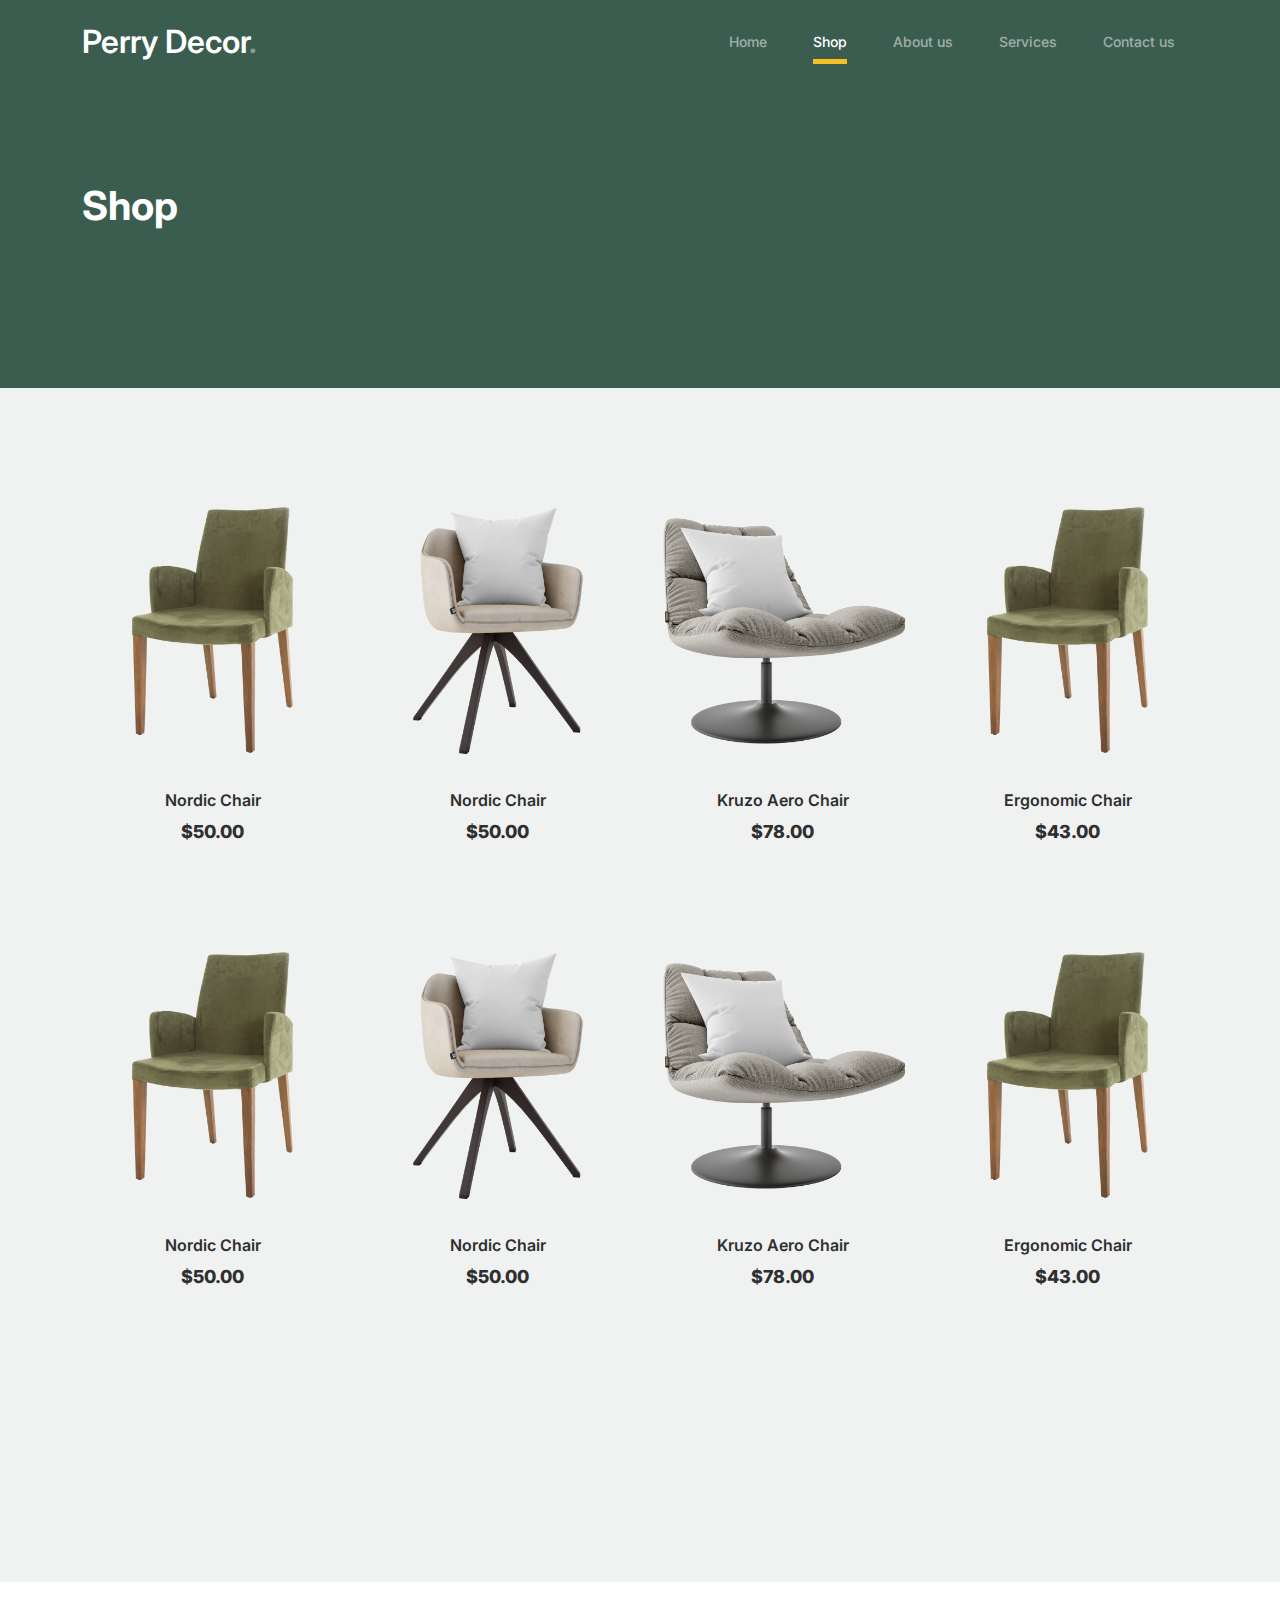
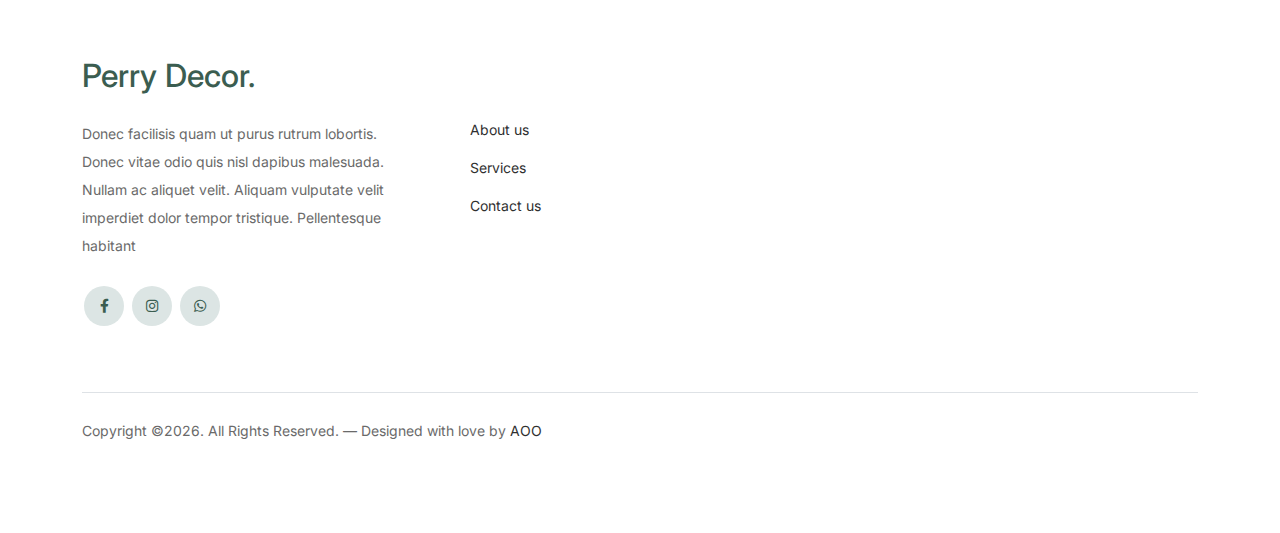
<file: shop.html>
<!-- /*
* Bootstrap 5
* Template Name: Furni
* Template Author: Untree.co
* Template URI: https://untree.co/
* License: https://creativecommons.org/licenses/by/3.0/
*/ -->
<!doctype html>
<html lang="en">
<head>
  <meta charset="utf-8">
  <meta name="viewport" content="width=device-width, initial-scale=1, shrink-to-fit=no">
  <meta name="author" content="Untree.co">
  <link rel="shortcut icon" href="favicon.png">

  <meta name="description" content="" />
  <meta name="keywords" content="bootstrap, bootstrap4" />

		<!-- Bootstrap CSS -->
		<link href="css/bootstrap.min.css" rel="stylesheet">
		<link href="https://cdnjs.cloudflare.com/ajax/libs/font-awesome/6.0.0-beta3/css/all.min.css" rel="stylesheet">
		<link href="css/tiny-slider.css" rel="stylesheet">
		<link href="css/style.css" rel="stylesheet">
		<title>Perry Decor </title>
	</head>

	<body>

		<!-- Start Header/Navigation -->
		<nav class="custom-navbar navbar navbar navbar-expand-md navbar-dark bg-dark" arial-label="Furni navigation bar">

			<div class="container">
				<a class="navbar-brand" href="index.html">Perry Decor<span>.</span></a>

				<button class="navbar-toggler" type="button" data-bs-toggle="collapse" data-bs-target="#navbarsFurni" aria-controls="navbarsFurni" aria-expanded="false" aria-label="Toggle navigation">
					<span class="navbar-toggler-icon"></span>
				</button>

				<div class="collapse navbar-collapse" id="navbarsFurni">
					<ul class="custom-navbar-nav navbar-nav ms-auto mb-2 mb-md-0">
						<li class="nav-item ">
							<a class="nav-link" href="index.html">Home</a>
						</li>
						<li class="active"><a class="nav-link" href="shop.html">Shop</a></li>
						<li><a class="nav-link" href="about.html">About us</a></li>
						<li><a class="nav-link" href="services.html">Services</a></li>
						<li><a class="nav-link" href="contact.html">Contact us</a></li>
					</ul>

					<!-- <ul class="custom-navbar-cta navbar-nav mb-2 mb-md-0 ms-5">
						<li><a class="nav-link" href="#"><img src="images/user.svg"></a></li>
						<li><a class="nav-link" href="cart.html"><img src="images/cart.svg"></a></li>
					</ul> -->
				</div>
			</div>
				
		</nav>
		<!-- End Header/Navigation -->

		<!-- Start Hero Section -->
			<div class="hero">
				<div class="container">
					<div class="row justify-content-between">
						<div class="col-lg-5">
							<div class="intro-excerpt">
								<h1>Shop</h1>
							</div>
						</div>
						<div class="col-lg-7">
							
						</div>
					</div>
				</div>
			</div>
		<!-- End Hero Section -->

		

		<div class="untree_co-section product-section before-footer-section">
		    <div class="container">
		      	<div class="row">

		      		<!-- Start Column 1 -->
					<div class="col-12 col-md-4 col-lg-3 mb-5">
						<a class="product-item" href="#">
							<img src="images/product-3.png" class="img-fluid product-thumbnail">
							<h3 class="product-title">Nordic Chair</h3>
							<strong class="product-price">$50.00</strong>

							<!-- <span class="icon-cross">
								<img src="images/cross.svg" class="img-fluid">
							</span> -->
						</a>
					</div> 
					<!-- End Column 1 -->
						
					<!-- Start Column 2 -->
					<div class="col-12 col-md-4 col-lg-3 mb-5">
						<a class="product-item" href="#">
							<img src="images/product-1.png" class="img-fluid product-thumbnail">
							<h3 class="product-title">Nordic Chair</h3>
							<strong class="product-price">$50.00</strong>

							<!-- <span class="icon-cross">
								<img src="images/cross.svg" class="img-fluid">
							</span> -->
						</a>
					</div> 
					<!-- End Column 2 -->

					<!-- Start Column 3 -->
					<div class="col-12 col-md-4 col-lg-3 mb-5">
						<a class="product-item" href="#">
							<img src="images/product-2.png" class="img-fluid product-thumbnail">
							<h3 class="product-title">Kruzo Aero Chair</h3>
							<strong class="product-price">$78.00</strong>

							<!-- <span class="icon-cross">
								<img src="images/cross.svg" class="img-fluid">
							</span> -->
						</a>
					</div>
					<!-- End Column 3 -->

					<!-- Start Column 4 -->
					<div class="col-12 col-md-4 col-lg-3 mb-5">
						<a class="product-item" href="#">
							<img src="images/product-3.png" class="img-fluid product-thumbnail">
							<h3 class="product-title">Ergonomic Chair</h3>
							<strong class="product-price">$43.00</strong>

							<!-- <span class="icon-cross">
								<img src="images/cross.svg" class="img-fluid">
							</span> -->
						</a>
					</div>
					<!-- End Column 4 -->


					<!-- Start Column 1 -->
					<div class="col-12 col-md-4 col-lg-3 mb-5">
						<a class="product-item" href="#">
							<img src="images/product-3.png" class="img-fluid product-thumbnail">
							<h3 class="product-title">Nordic Chair</h3>
							<strong class="product-price">$50.00</strong>

							<!-- <span class="icon-cross">
								<img src="images/cross.svg" class="img-fluid">
							</span> -->
						</a>
					</div> 
					<!-- End Column 1 -->
						
					<!-- Start Column 2 -->
					<div class="col-12 col-md-4 col-lg-3 mb-5">
						<a class="product-item" href="#">
							<img src="images/product-1.png" class="img-fluid product-thumbnail">
							<h3 class="product-title">Nordic Chair</h3>
							<strong class="product-price">$50.00</strong>

							<!-- <span class="icon-cross">
								<img src="images/cross.svg" class="img-fluid">
							</span> -->
						</a>
					</div> 
					<!-- End Column 2 -->

					<!-- Start Column 3 -->
					<div class="col-12 col-md-4 col-lg-3 mb-5">
						<a class="product-item" href="#">
							<img src="images/product-2.png" class="img-fluid product-thumbnail">
							<h3 class="product-title">Kruzo Aero Chair</h3>
							<strong class="product-price">$78.00</strong>

							<!-- <span class="icon-cross">
								<img src="images/cross.svg" class="img-fluid">
							</span> -->
						</a>
					</div>
					<!-- End Column 3 -->

					<!-- Start Column 4 -->
					<div class="col-12 col-md-4 col-lg-3 mb-5">
						<a class="product-item" href="#">
							<img src="images/product-3.png" class="img-fluid product-thumbnail">
							<h3 class="product-title">Ergonomic Chair</h3>
							<strong class="product-price">$43.00</strong>

							<!-- <span class="icon-cross">
								<img src="images/cross.svg" class="img-fluid">
							</span> -->
						</a>
					</div>
					<!-- End Column 4 -->

		      	</div>
		    </div>
		</div>


		<!-- Start Footer Section -->
		<footer class="footer-section">
			<div class="container relative">

				<!-- <div class="sofa-img">
					<img src="images/sofa.png" alt="Image" class="img-fluid">
				</div> -->

				<!-- <div class="row">
					<div class="col-lg-8">
						<div class="subscription-form">
							<h3 class="d-flex align-items-center"><span class="me-1"><img src="images/envelope-outline.svg" alt="Image" class="img-fluid"></span><span>Subscribe to Newsletter</span></h3>

							<form action="#" class="row g-3">
								<div class="col-auto">
									<input type="text" class="form-control" placeholder="Enter your name">
								</div>
								<div class="col-auto">
									<input type="email" class="form-control" placeholder="Enter your email">
								</div>
								<div class="col-auto">
									<button class="btn btn-primary">
										<span class="fa fa-paper-plane"></span>
									</button>
								</div>
							</form>

						</div>
					</div>
				</div> -->

				<div class="row g-5 mb-5">
					<div class="col-lg-4">
						<div class="mb-4 footer-logo-wrap"><a href="#" class="footer-logo">Perry Decor<span>.</span></a></div>
						<p class="mb-4">Donec facilisis quam ut purus rutrum lobortis. Donec vitae odio quis nisl dapibus malesuada. Nullam ac aliquet velit. Aliquam vulputate velit imperdiet dolor tempor tristique. Pellentesque habitant</p>

						<ul class="list-unstyled custom-social">
							<li><a href="#"><span class="fa fa-brands fa-facebook-f"></span></a></li>
							<li><a href="#"><span class="fa fa-brands fa-instagram"></span></a></li>
							<li><a href="#"><span class="fa fa-brands fa-whatsapp"></span></a></li>
						</ul>
					</div>

					<div class="col-lg-8">
						<div class="row links-wrap">
							<div class="col-6 col-sm-6 col-md-3">
								<ul class="list-unstyled">
									<li><a href="#">About us</a></li>
									<li><a href="#">Services</a></li>
									<li><a href="#">Contact us</a></li>
								</ul>
							</div>

							<!-- <div class="col-6 col-sm-6 col-md-3">
								<ul class="list-unstyled">
									<li><a href="#">Support</a></li>
									<li><a href="#">Knowledge base</a></li>
									<li><a href="#">Live chat</a></li>
								</ul>
							</div> -->

							<!-- <div class="col-6 col-sm-6 col-md-3">
								<ul class="list-unstyled">
									<li><a href="#">Jobs</a></li>
									<li><a href="#">Our team</a></li>
									<li><a href="#">Leadership</a></li>
									<li><a href="#">Privacy Policy</a></li>
								</ul>
							</div> -->

							<!-- <div class="col-6 col-sm-6 col-md-3">
								<ul class="list-unstyled">
									<li><a href="#">Nordic Chair</a></li>
									<li><a href="#">Kruzo Aero</a></li>
									<li><a href="#">Ergonomic Chair</a></li>
								</ul>
							</div> -->
						</div>
					</div>

				</div>

				<div class="border-top copyright">
					<div class="row pt-4">
						<div class="col-lg-6">
							<p class="mb-2 text-center text-lg-start">Copyright &copy;<script>document.write(new Date().getFullYear());</script>. All Rights Reserved. &mdash; Designed with love by <a href="#">AOO</a> <!-- License information: https://untree.co/license/ -->
            </p>
						</div>

						<!-- <div class="col-lg-6 text-center text-lg-end">
							<ul class="list-unstyled d-inline-flex ms-auto">
								<li class="me-4"><a href="#">Terms &amp; Conditions</a></li>
								<li><a href="#">Privacy Policy</a></li>
							</ul>
						</div> -->

					</div>
				</div>

			</div>
		</footer>
		<!-- End Footer Section -->	


		<script src="js/bootstrap.bundle.min.js"></script>
		<script src="js/tiny-slider.js"></script>
		<script src="js/custom.js"></script>
	</body>

</html>
</file>
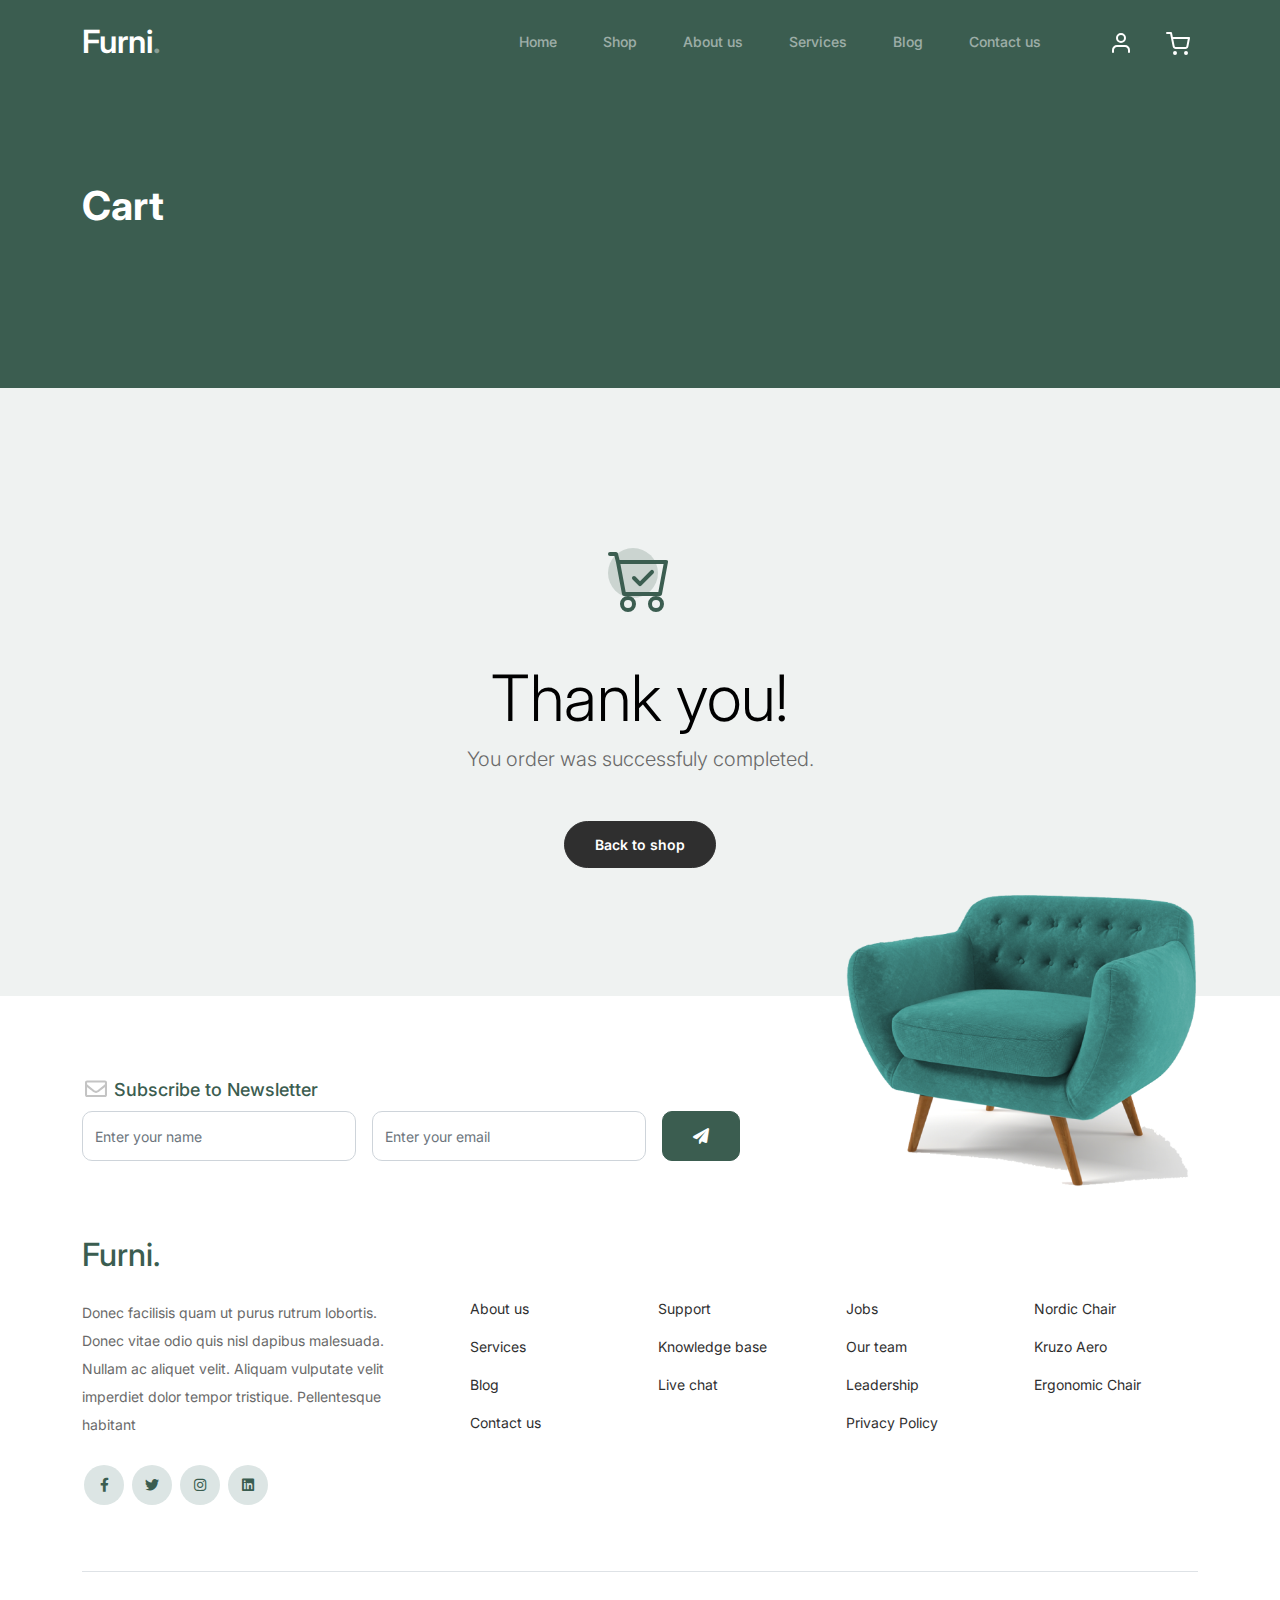
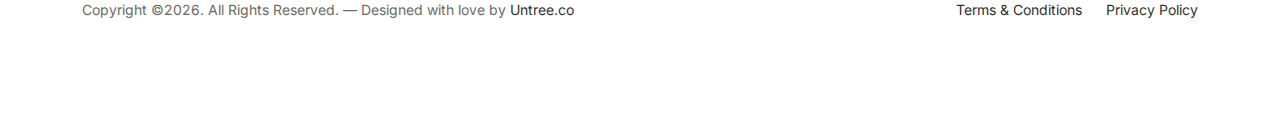
<file: thankyou.html>
<!-- /*
* Bootstrap 5
* Template Name: Furni
* Template Author: Untree.co
* Template URI: https://untree.co/
* License: https://creativecommons.org/licenses/by/3.0/
*/ -->
<!doctype html>
<html lang="en">
<head>
  <meta charset="utf-8">
  <meta name="viewport" content="width=device-width, initial-scale=1, shrink-to-fit=no">
  <meta name="author" content="Untree.co">
  <link rel="shortcut icon" href="favicon.png">

  <meta name="description" content="" />
  <meta name="keywords" content="bootstrap, bootstrap4" />

		<!-- Bootstrap CSS -->
		<link href="css/bootstrap.min.css" rel="stylesheet">
		<link href="https://cdnjs.cloudflare.com/ajax/libs/font-awesome/6.0.0-beta3/css/all.min.css" rel="stylesheet">
		<link href="css/tiny-slider.css" rel="stylesheet">
		<link href="css/style.css" rel="stylesheet">
		<title>Furni Free Bootstrap 5 Template for Furniture and Interior Design Websites by Untree.co </title>
	</head>

	<body>

		<!-- Start Header/Navigation -->
		<nav class="custom-navbar navbar navbar navbar-expand-md navbar-dark bg-dark" arial-label="Furni navigation bar">

			<div class="container">
				<a class="navbar-brand" href="index.html">Furni<span>.</span></a>

				<button class="navbar-toggler" type="button" data-bs-toggle="collapse" data-bs-target="#navbarsFurni" aria-controls="navbarsFurni" aria-expanded="false" aria-label="Toggle navigation">
					<span class="navbar-toggler-icon"></span>
				</button>

				<div class="collapse navbar-collapse" id="navbarsFurni">
					<ul class="custom-navbar-nav navbar-nav ms-auto mb-2 mb-md-0">
						<li class="nav-item ">
							<a class="nav-link" href="index.html">Home</a>
						</li>
						<li><a class="nav-link" href="shop.html">Shop</a></li>
						<li><a class="nav-link" href="about.html">About us</a></li>
						<li><a class="nav-link" href="services.html">Services</a></li>
						<li><a class="nav-link" href="blog.html">Blog</a></li>
						<li><a class="nav-link" href="contact.html">Contact us</a></li>
					</ul>

					<ul class="custom-navbar-cta navbar-nav mb-2 mb-md-0 ms-5">
						<li><a class="nav-link" href="#"><img src="images/user.svg"></a></li>
						<li><a class="nav-link" href="cart.html"><img src="images/cart.svg"></a></li>
					</ul>
				</div>
			</div>
				
		</nav>
		<!-- End Header/Navigation -->

		<!-- Start Hero Section -->
			<div class="hero">
				<div class="container">
					<div class="row justify-content-between">
						<div class="col-lg-5">
							<div class="intro-excerpt">
								<h1>Cart</h1>
							</div>
						</div>
						<div class="col-lg-7">
							
						</div>
					</div>
				</div>
			</div>
		<!-- End Hero Section -->

		

		<div class="untree_co-section">
    <div class="container">
      <div class="row">
        <div class="col-md-12 text-center pt-5">
          <span class="display-3 thankyou-icon text-primary">
            <svg width="1em" height="1em" viewBox="0 0 16 16" class="bi bi-cart-check mb-5" fill="currentColor" xmlns="http://www.w3.org/2000/svg">
              <path fill-rule="evenodd" d="M11.354 5.646a.5.5 0 0 1 0 .708l-3 3a.5.5 0 0 1-.708 0l-1.5-1.5a.5.5 0 1 1 .708-.708L8 8.293l2.646-2.647a.5.5 0 0 1 .708 0z"/>
              <path fill-rule="evenodd" d="M0 1.5A.5.5 0 0 1 .5 1H2a.5.5 0 0 1 .485.379L2.89 3H14.5a.5.5 0 0 1 .491.592l-1.5 8A.5.5 0 0 1 13 12H4a.5.5 0 0 1-.491-.408L2.01 3.607 1.61 2H.5a.5.5 0 0 1-.5-.5zM3.102 4l1.313 7h8.17l1.313-7H3.102zM5 12a2 2 0 1 0 0 4 2 2 0 0 0 0-4zm7 0a2 2 0 1 0 0 4 2 2 0 0 0 0-4zm-7 1a1 1 0 1 0 0 2 1 1 0 0 0 0-2zm7 0a1 1 0 1 0 0 2 1 1 0 0 0 0-2z"/>
            </svg>
          </span>
          <h2 class="display-3 text-black">Thank you!</h2>
          <p class="lead mb-5">You order was successfuly completed.</p>
          <p><a href="shop.html" class="btn btn-sm btn-outline-black">Back to shop</a></p>
        </div>
      </div>
    </div>
  </div>

		<!-- Start Footer Section -->
		<footer class="footer-section">
			<div class="container relative">

				<div class="sofa-img">
					<img src="images/sofa.png" alt="Image" class="img-fluid">
				</div>

				<div class="row">
					<div class="col-lg-8">
						<div class="subscription-form">
							<h3 class="d-flex align-items-center"><span class="me-1"><img src="images/envelope-outline.svg" alt="Image" class="img-fluid"></span><span>Subscribe to Newsletter</span></h3>

							<form action="#" class="row g-3">
								<div class="col-auto">
									<input type="text" class="form-control" placeholder="Enter your name">
								</div>
								<div class="col-auto">
									<input type="email" class="form-control" placeholder="Enter your email">
								</div>
								<div class="col-auto">
									<button class="btn btn-primary">
										<span class="fa fa-paper-plane"></span>
									</button>
								</div>
							</form>

						</div>
					</div>
				</div>

				<div class="row g-5 mb-5">
					<div class="col-lg-4">
						<div class="mb-4 footer-logo-wrap"><a href="#" class="footer-logo">Furni<span>.</span></a></div>
						<p class="mb-4">Donec facilisis quam ut purus rutrum lobortis. Donec vitae odio quis nisl dapibus malesuada. Nullam ac aliquet velit. Aliquam vulputate velit imperdiet dolor tempor tristique. Pellentesque habitant</p>

						<ul class="list-unstyled custom-social">
							<li><a href="#"><span class="fa fa-brands fa-facebook-f"></span></a></li>
							<li><a href="#"><span class="fa fa-brands fa-twitter"></span></a></li>
							<li><a href="#"><span class="fa fa-brands fa-instagram"></span></a></li>
							<li><a href="#"><span class="fa fa-brands fa-linkedin"></span></a></li>
						</ul>
					</div>

					<div class="col-lg-8">
						<div class="row links-wrap">
							<div class="col-6 col-sm-6 col-md-3">
								<ul class="list-unstyled">
									<li><a href="#">About us</a></li>
									<li><a href="#">Services</a></li>
									<li><a href="#">Blog</a></li>
									<li><a href="#">Contact us</a></li>
								</ul>
							</div>

							<div class="col-6 col-sm-6 col-md-3">
								<ul class="list-unstyled">
									<li><a href="#">Support</a></li>
									<li><a href="#">Knowledge base</a></li>
									<li><a href="#">Live chat</a></li>
								</ul>
							</div>

							<div class="col-6 col-sm-6 col-md-3">
								<ul class="list-unstyled">
									<li><a href="#">Jobs</a></li>
									<li><a href="#">Our team</a></li>
									<li><a href="#">Leadership</a></li>
									<li><a href="#">Privacy Policy</a></li>
								</ul>
							</div>

							<div class="col-6 col-sm-6 col-md-3">
								<ul class="list-unstyled">
									<li><a href="#">Nordic Chair</a></li>
									<li><a href="#">Kruzo Aero</a></li>
									<li><a href="#">Ergonomic Chair</a></li>
								</ul>
							</div>
						</div>
					</div>

				</div>

				<div class="border-top copyright">
					<div class="row pt-4">
						<div class="col-lg-6">
							<p class="mb-2 text-center text-lg-start">Copyright &copy;<script>document.write(new Date().getFullYear());</script>. All Rights Reserved. &mdash; Designed with love by <a href="https://untree.co">Untree.co</a> <!-- License information: https://untree.co/license/ -->
            </p>
						</div>

						<div class="col-lg-6 text-center text-lg-end">
							<ul class="list-unstyled d-inline-flex ms-auto">
								<li class="me-4"><a href="#">Terms &amp; Conditions</a></li>
								<li><a href="#">Privacy Policy</a></li>
							</ul>
						</div>

					</div>
				</div>

			</div>
		</footer>
		<!-- End Footer Section -->	


		<script src="js/bootstrap.bundle.min.js"></script>
		<script src="js/tiny-slider.js"></script>
		<script src="js/custom.js"></script>
	</body>

</html>
</file>
<file: css/tiny-slider.css>
.tns-outer{padding:0 !important}.tns-outer [hidden]{display:none !important}.tns-outer [aria-controls],.tns-outer [data-action]{cursor:pointer}.tns-slider{-webkit-transition:all 0s;-moz-transition:all 0s;transition:all 0s}.tns-slider>.tns-item{-webkit-box-sizing:border-box;-moz-box-sizing:border-box;box-sizing:border-box}.tns-horizontal.tns-subpixel{white-space:nowrap}.tns-horizontal.tns-subpixel>.tns-item{display:inline-block;vertical-align:top;white-space:normal}.tns-horizontal.tns-no-subpixel:after{content:'';display:table;clear:both}.tns-horizontal.tns-no-subpixel>.tns-item{float:left}.tns-horizontal.tns-carousel.tns-no-subpixel>.tns-item{margin-right:-100%}.tns-no-calc{position:relative;left:0}.tns-gallery{position:relative;left:0;min-height:1px}.tns-gallery>.tns-item{position:absolute;left:-100%;-webkit-transition:transform 0s, opacity 0s;-moz-transition:transform 0s, opacity 0s;transition:transform 0s, opacity 0s}.tns-gallery>.tns-slide-active{position:relative;left:auto !important}.tns-gallery>.tns-moving{-webkit-transition:all 0.25s;-moz-transition:all 0.25s;transition:all 0.25s}.tns-autowidth{display:inline-block}.tns-lazy-img{-webkit-transition:opacity 0.6s;-moz-transition:opacity 0.6s;transition:opacity 0.6s;opacity:0.6}.tns-lazy-img.tns-complete{opacity:1}.tns-ah{-webkit-transition:height 0s;-moz-transition:height 0s;transition:height 0s}.tns-ovh{overflow:hidden}.tns-visually-hidden{position:absolute;left:-10000em}.tns-transparent{opacity:0;visibility:hidden}.tns-fadeIn{opacity:1;filter:alpha(opacity=100);z-index:0}.tns-normal,.tns-fadeOut{opacity:0;filter:alpha(opacity=0);z-index:-1}.tns-vpfix{white-space:nowrap}.tns-vpfix>div,.tns-vpfix>li{display:inline-block}.tns-t-subp2{margin:0 auto;width:310px;position:relative;height:10px;overflow:hidden}.tns-t-ct{width:2333.3333333%;width:-webkit-calc(100% * 70 / 3);width:-moz-calc(100% * 70 / 3);width:calc(100% * 70 / 3);position:absolute;right:0}.tns-t-ct:after{content:'';display:table;clear:both}.tns-t-ct>div{width:1.4285714%;width:-webkit-calc(100% / 70);width:-moz-calc(100% / 70);width:calc(100% / 70);height:10px;float:left}

/*# sourceMappingURL=sourcemaps/tiny-slider.css.map */
</file>
<file: css/style.css>
/*
* Template Name: UntreeStore
* Template Author: Untree.co
* Author URI: https://untree.co/
* License: https://creativecommons.org/licenses/by/3.0/
*/
@import url("https://fonts.googleapis.com/css2?family=Inter:wght@400;500;600;700;800&display=swap");
body {
  overflow-x: hidden;
  position: relative; }

body {
  font-family: "Inter", sans-serif;
  font-weight: 400;
  line-height: 28px;
  color: #6a6a6a;
  font-size: 14px;
  background-color: #eff2f1; }

a {
  text-decoration: none;
  -webkit-transition: .3s all ease;
  -o-transition: .3s all ease;
  transition: .3s all ease;
  color: #2f2f2f;
  text-decoration: underline; }
  a:hover {
    color: #2f2f2f;
    text-decoration: none; }
  a.more {
    font-weight: 600; }

.custom-navbar {
  background: #3b5d50 !important;  /* this is nav color*/
  padding-top: 20px;
  padding-bottom: 20px; }
  .custom-navbar .navbar-brand {
    font-size: 32px;
    font-weight: 600; }
    .custom-navbar .navbar-brand > span {
      opacity: .4; }
  .custom-navbar .navbar-toggler {
    border-color: transparent; }
    .custom-navbar .navbar-toggler:active, .custom-navbar .navbar-toggler:focus {
      -webkit-box-shadow: none;
      box-shadow: none;
      outline: none; }
  @media (min-width: 992px) {
    .custom-navbar .custom-navbar-nav li {
      margin-left: 15px;
      margin-right: 15px; } }
  .custom-navbar .custom-navbar-nav li a {
    font-weight: 500;
    color: #ffffff !important;
    opacity: .5;
    -webkit-transition: .3s all ease;
    -o-transition: .3s all ease;
    transition: .3s all ease;
    position: relative; }
    @media (min-width: 768px) {
      .custom-navbar .custom-navbar-nav li a:before {
        content: "";
        position: absolute;
        bottom: 0;
        left: 8px;
        right: 8px;
        background: #f9bf29;
        height: 5px;
        opacity: 1;
        visibility: visible;
        width: 0;
        -webkit-transition: .15s all ease-out;
        -o-transition: .15s all ease-out;
        transition: .15s all ease-out; } }
    .custom-navbar .custom-navbar-nav li a:hover {
      opacity: 1; }
      .custom-navbar .custom-navbar-nav li a:hover:before {
        width: calc(100% - 16px); }
  .custom-navbar .custom-navbar-nav li.active a {
    opacity: 1; }
    .custom-navbar .custom-navbar-nav li.active a:before {
      width: calc(100% - 16px); }
  .custom-navbar .custom-navbar-cta {
    margin-left: 0 !important;
    -webkit-box-orient: horizontal;
    -webkit-box-direction: normal;
    -ms-flex-direction: row;
    flex-direction: row; }
    @media (min-width: 768px) {
      .custom-navbar .custom-navbar-cta {
        margin-left: 40px !important; } }
    .custom-navbar .custom-navbar-cta li {
      margin-left: 0px;
      margin-right: 0px; }
      .custom-navbar .custom-navbar-cta li:first-child {
        margin-right: 20px; }

.hero {
  background: #3b5d50;  /*background for Hero #00FFFF*/
  padding: calc(4rem - 30px) 0 0rem 0; }
  @media (min-width: 768px) {
    .hero {
      padding: calc(4rem - 30px) 0 4rem 0; } }
  @media (min-width: 992px) {
    .hero {
      padding: calc(8rem - 30px) 0 8rem 0; } }
  .hero .intro-excerpt {
    position: relative;
    z-index: 4; }
    @media (min-width: 992px) {
      .hero .intro-excerpt {
        width: 450px; } }
  .hero h1 {
    font-weight: 700;
    color: #ffffff;
    margin-bottom: 30px; }
    @media (min-width: 1400px) {
      .hero h1 {
        font-size: 54px; } }
  .hero p {
    color: rgba(255, 255, 255, 0.5);
    margin-bottom: 30px; 
  }
  .hero .hero-img-wrap {
    position: relative; }
    .hero .hero-img-wrap img {
      position: relative;
      top: 0px;
      right: 0px;
      z-index: 2;
      max-width: 380px;
      left: -20px;
      display: none; }
      @media (min-width: 768px) {
        .hero .hero-img-wrap img {
          right: 0px;
          left: -100px; 
          max-width: 680px; } }
      @media (min-width: 992px) {
        .hero .hero-img-wrap img {
          left: 0px;
          top: -80px;
          position: absolute;
          max-width: 680px; 
          right: -50px;
        display: block; } }
      @media (min-width: 1200px) {
        .hero .hero-img-wrap img {
          left: 0px;
          top: -80px;
          max-width: 680px; 
          right: -100px; 
        display: block; } }
    .hero .hero-img-wrap:after {
      content: "";
      position: absolute;
      width: 255px;
      height: 217px;
      /* background-image: url("../images/dots-light.svg"); */
      background-size: contain;
      background-repeat: no-repeat;
      right: -100px;
      top: -0px; }
      @media (min-width: 1200px) {
        .hero .hero-img-wrap:after {
          top: -40px;
          background-image: url("../images/dots-light.svg");
         } }

.btn {
  font-weight: 600;
  padding: 12px 30px;
  border-radius: 30px;
  color: #ffffff;
  background: #2f2f2f;
  border-color: #2f2f2f; }
  .btn:hover {
    color: #ffffff;
    background: #222222;
    border-color: #222222; }
  .btn:active, .btn:focus {
    outline: none !important;
    -webkit-box-shadow: none;
    box-shadow: none; }
  .btn.btn-primary {
    background: #3b5d50;
    border-color: #3b5d50; }
    .btn.btn-primary:hover {
      background: #314d43;
      border-color: #314d43; }
  .btn.btn-secondary {
    color: #2f2f2f;
    background: #f9bf29;
    border-color: #f9bf29; }
    .btn.btn-secondary:hover {
      background: #f8b810;
      border-color: #f8b810; }
  .btn.btn-white-outline {
    background: transparent;
    border-width: 2px;
    border-color: rgba(255, 255, 255, 0.3); }
    .btn.btn-white-outline:hover {
      border-color: white;
      color: #ffffff; }

.section-title {
  color: #2f2f2f; }

.product-section {
  padding: 7rem 0; }
  .product-section .product-item {
    text-align: center;
    text-decoration: none;
    display: block;
    position: relative;
    padding-bottom: 50px;
    cursor: pointer; }
    .product-section .product-item .product-thumbnail {
      margin-bottom: 30px;
      position: relative;
      top: 0;
      -webkit-transition: .3s all ease;
      -o-transition: .3s all ease;
      transition: .3s all ease; }
    .product-section .product-item h3 {
      font-weight: 600;
      font-size: 16px; }
    .product-section .product-item strong {
      font-weight: 800 !important;
      font-size: 18px !important; }
    .product-section .product-item h3, .product-section .product-item strong {
      color: #2f2f2f;
      text-decoration: none; }
    .product-section .product-item .icon-cross {
      position: absolute;
      width: 35px;
      height: 35px;
      display: inline-block;
      background: #2f2f2f;
      bottom: 15px;
      left: 50%;
      -webkit-transform: translateX(-50%);
      -ms-transform: translateX(-50%);
      transform: translateX(-50%);
      margin-bottom: -17.5px;
      border-radius: 50%;
      opacity: 0;
      visibility: hidden;
      -webkit-transition: .3s all ease;
      -o-transition: .3s all ease;
      transition: .3s all ease; }
      .product-section .product-item .icon-cross img {
        position: absolute;
        left: 50%;
        top: 50%;
        -webkit-transform: translate(-50%, -50%);
        -ms-transform: translate(-50%, -50%);
        transform: translate(-50%, -50%); }
    .product-section .product-item:before {
      bottom: 0;
      left: 0;
      right: 0;
      position: absolute;
      content: "";
      background: #dce5e4;
      height: 0%;
      z-index: -1;
      border-radius: 10px;
      -webkit-transition: .3s all ease;
      -o-transition: .3s all ease;
      transition: .3s all ease; }
    .product-section .product-item:hover .product-thumbnail {
      top: -25px; }
    .product-section .product-item:hover .icon-cross {
      bottom: 0;
      opacity: 1;
      visibility: visible; }
    .product-section .product-item:hover:before {
      height: 70%; }

.why-choose-section {
  padding: 7rem 0; }
  .why-choose-section .img-wrap {

    position: relative; 
  }
    .why-choose-section .img-wrap:before {
      position: absolute;
      content: "";
      width: 255px;
      height: 217px;
      background-image: url("../images/dots-yellow.svg");
      background-repeat: no-repeat;
      background-size: contain;
      -webkit-transform: translate(-40%, -40%);
      -ms-transform: translate(-40%, -40%);
      transform: translate(-40%, -40%);
      z-index: -1; 
      display: none;
    }
   

    .why-choose-section .img-wrap img {
      border-radius: 20px;
     }

.feature {
  margin-bottom: 30px; }
  .feature .icon {
    display: inline-block;
    position: relative;
    margin-bottom: 20px; }
    .feature .icon:before {
      content: "";
      width: 33px;
      height: 33px;
      position: absolute;
      background: rgba(59, 93, 80, 0.2);
      border-radius: 50%;
      right: -8px;
      bottom: 0; }
  .feature h3 {
    font-size: 14px;
    color: #2f2f2f; }
  .feature p {
    font-size: 14px;
    line-height: 22px;
    color: #6a6a6a; }

.we-help-section {
  padding: 7rem 0; }
  .we-help-section .imgs-grid {
    display: -ms-grid;
    display: grid;
    -ms-grid-columns: (1fr)[27];
    grid-template-columns: repeat(27, 1fr);
    position: relative; }
    .we-help-section .imgs-grid:before {
      position: absolute;
      content: "";
      width: 255px;
      height: 217px;
      background-image: url("../images/dots-green.svg");
      background-size: contain;
      background-repeat: no-repeat;
      -webkit-transform: translate(-40%, -40%);
      -ms-transform: translate(-40%, -40%);
      transform: translate(-40%, -40%);
      z-index: -1; }
    .we-help-section .imgs-grid .grid {
      position: relative; }
      .we-help-section .imgs-grid .grid img {
        border-radius: 20px;
        max-width: 100%; }
      .we-help-section .imgs-grid .grid.grid-1 {
        -ms-grid-column: 1;
        -ms-grid-column-span: 18;
        grid-column: 1 / span 18;
        -ms-grid-row: 1;
        -ms-grid-row-span: 27;
        grid-row: 1 / span 27; }
      .we-help-section .imgs-grid .grid.grid-2 {
        -ms-grid-column: 19;
        -ms-grid-column-span: 27;
        grid-column: 19 / span 27;
        -ms-grid-row: 1;
        -ms-grid-row-span: 5;
        grid-row: 1 / span 5;
        padding-left: 20px; }
      .we-help-section .imgs-grid .grid.grid-3 {
        -ms-grid-column: 14;
        -ms-grid-column-span: 16;
        grid-column: 14 / span 16;
        -ms-grid-row: 6;
        -ms-grid-row-span: 27;
        grid-row: 6 / span 27;
        padding-top: 20px; }

.custom-list {
  width: 100%; }
  .custom-list li {
    display: inline-block;
    width: calc(50% - 20px);
    margin-bottom: 12px;
    line-height: 1.5;
    position: relative;
    padding-left: 20px; }
    .custom-list li:before {
      content: "";
      width: 8px;
      height: 8px;
      border-radius: 50%;
      border: 2px solid #3b5d50;
      position: absolute;
      left: 0;
      top: 8px; }

.popular-product {
  padding: 0 0 7rem 0; }
  .popular-product .product-item-sm h3 {
    font-size: 14px;
    font-weight: 700;
    color: #2f2f2f; }
  .popular-product .product-item-sm a {
    text-decoration: none;
    color: #2f2f2f;
    -webkit-transition: .3s all ease;
    -o-transition: .3s all ease;
    transition: .3s all ease; }
    .popular-product .product-item-sm a:hover {
      color: rgba(47, 47, 47, 0.5); }
  .popular-product .product-item-sm p {
    line-height: 1.4;
    margin-bottom: 10px;
    font-size: 14px; }
  .popular-product .product-item-sm .thumbnail {
    margin-right: 10px;
    -webkit-box-flex: 0;
    -ms-flex: 0 0 120px;
    flex: 0 0 120px;
    position: relative; }
    .popular-product .product-item-sm .thumbnail:before {
      content: "";
      position: absolute;
      border-radius: 20px;
      background: #dce5e4;
      width: 98px;
      height: 98px;
      top: 50%;
      left: 50%;
      -webkit-transform: translate(-50%, -50%);
      -ms-transform: translate(-50%, -50%);
      transform: translate(-50%, -50%);
      z-index: -1; }

.testimonial-section {
  padding: 3rem 0 7rem 0; }

.testimonial-slider-wrap {
  position: relative; }
  .testimonial-slider-wrap .tns-inner {
    padding-top: 30px; }
  .testimonial-slider-wrap .item .testimonial-block blockquote {
    font-size: 16px; }
    @media (min-width: 768px) {
      .testimonial-slider-wrap .item .testimonial-block blockquote {
        line-height: 32px;
        font-size: 18px; } }
  .testimonial-slider-wrap .item .testimonial-block .author-info .author-pic {
    margin-bottom: 20px; }
    .testimonial-slider-wrap .item .testimonial-block .author-info .author-pic img {
      max-width: 80px;
      border-radius: 50%; }
  .testimonial-slider-wrap .item .testimonial-block .author-info h3 {
    font-size: 14px;
    font-weight: 700;
    color: #2f2f2f;
    margin-bottom: 0; }
  .testimonial-slider-wrap #testimonial-nav {
    position: absolute;
    top: 50%;
    z-index: 99;
    width: 100%;
    display: none; }
    @media (min-width: 768px) {
      .testimonial-slider-wrap #testimonial-nav {
        display: block; } }
    .testimonial-slider-wrap #testimonial-nav > span {
      cursor: pointer;
      position: absolute;
      width: 58px;
      height: 58px;
      line-height: 58px;
      border-radius: 50%;
      background: rgba(59, 93, 80, 0.1);
      color: #2f2f2f;
      -webkit-transition: .3s all ease;
      -o-transition: .3s all ease;
      transition: .3s all ease; }
      .testimonial-slider-wrap #testimonial-nav > span:hover {
        background: #3b5d50;
        color: #ffffff; }
    .testimonial-slider-wrap #testimonial-nav .prev {
      left: -10px; }
    .testimonial-slider-wrap #testimonial-nav .next {
      right: 0; }
  .testimonial-slider-wrap .tns-nav {
    position: absolute;
    bottom: -50px;
    left: 50%;
    -webkit-transform: translateX(-50%);
    -ms-transform: translateX(-50%);
    transform: translateX(-50%); }
    .testimonial-slider-wrap .tns-nav button {
      background: none;
      border: none;
      display: inline-block;
      position: relative;
      width: 0 !important;
      height: 7px !important;
      margin: 2px; }
      .testimonial-slider-wrap .tns-nav button:active, .testimonial-slider-wrap .tns-nav button:focus, .testimonial-slider-wrap .tns-nav button:hover {
        outline: none;
        -webkit-box-shadow: none;
        box-shadow: none;
        background: none; }
      .testimonial-slider-wrap .tns-nav button:before {
        display: block;
        width: 7px;
        height: 7px;
        left: 0;
        top: 0;
        position: absolute;
        content: "";
        border-radius: 50%;
        -webkit-transition: .3s all ease;
        -o-transition: .3s all ease;
        transition: .3s all ease;
        background-color: #d6d6d6; }
      .testimonial-slider-wrap .tns-nav button:hover:before, .testimonial-slider-wrap .tns-nav button.tns-nav-active:before {
        background-color: #3b5d50; }

.before-footer-section {
  padding: 7rem 0 12rem 0 !important; }

.blog-section {
  padding: 7rem 0 12rem 0; }
  .blog-section .post-entry a {
    text-decoration: none; }
  .blog-section .post-entry .post-thumbnail {
    display: block;
    margin-bottom: 20px; }
    .blog-section .post-entry .post-thumbnail img {
      border-radius: 20px;
      -webkit-transition: .3s all ease;
      -o-transition: .3s all ease;
      transition: .3s all ease; }
  .blog-section .post-entry .post-content-entry {
    padding-left: 15px;
    padding-right: 15px; }
    .blog-section .post-entry .post-content-entry h3 {
      font-size: 16px;
      margin-bottom: 0;
      font-weight: 600;
      margin-bottom: 7px; }
    .blog-section .post-entry .post-content-entry .meta {
      font-size: 14px; }
      .blog-section .post-entry .post-content-entry .meta a {
        font-weight: 600; }
  .blog-section .post-entry:hover .post-thumbnail img, .blog-section .post-entry:focus .post-thumbnail img {
    opacity: .7; }

.footer-section {
  padding: 80px 0;
  background: #ffffff; }
  .footer-section .relative {
    position: relative; }
  .footer-section a {
    text-decoration: none;
    color: #2f2f2f;
    -webkit-transition: .3s all ease;
    -o-transition: .3s all ease;
    transition: .3s all ease; }
    .footer-section a:hover {
      color: rgba(47, 47, 47, 0.5); }
  .footer-section .subscription-form {
    margin-bottom: 40px;
    position: relative;
    z-index: 2;
    margin-top: 100px; }
    @media (min-width: 992px) {
      .footer-section .subscription-form {
        margin-top: 0px;
        margin-bottom: 80px; } }
    .footer-section .subscription-form h3 {
      font-size: 18px;
      font-weight: 500;
      color: #3b5d50; }
    .footer-section .subscription-form .form-control {
      height: 50px;
      border-radius: 10px;
      font-family: "Inter", sans-serif; }
      .footer-section .subscription-form .form-control:active, .footer-section .subscription-form .form-control:focus {
        outline: none;
        -webkit-box-shadow: none;
        box-shadow: none;
        border-color: #3b5d50;
        -webkit-box-shadow: 0 1px 4px 0 rgba(0, 0, 0, 0.2);
        box-shadow: 0 1px 4px 0 rgba(0, 0, 0, 0.2); }
      .footer-section .subscription-form .form-control::-webkit-input-placeholder {
        font-size: 14px; }
      .footer-section .subscription-form .form-control::-moz-placeholder {
        font-size: 14px; }
      .footer-section .subscription-form .form-control:-ms-input-placeholder {
        font-size: 14px; }
      .footer-section .subscription-form .form-control:-moz-placeholder {
        font-size: 14px; }
    .footer-section .subscription-form .btn {
      border-radius: 10px !important; }
  .footer-section .sofa-img {
    position: absolute;
    top: -200px;
    z-index: 1;
    right: 0; }
    .footer-section .sofa-img img {
      max-width: 380px; }
  .footer-section .links-wrap {
    margin-top: 0px; }
    @media (min-width: 992px) {
      .footer-section .links-wrap {
        margin-top: 54px; } }
    .footer-section .links-wrap ul li {
      margin-bottom: 10px; }
  .footer-section .footer-logo-wrap .footer-logo {
    font-size: 32px;
    font-weight: 500;
    text-decoration: none;
    color: #3b5d50; }
  .footer-section .custom-social li {
    margin: 2px;
    display: inline-block; }
    .footer-section .custom-social li a {
      width: 40px;
      height: 40px;
      text-align: center;
      line-height: 40px;
      display: inline-block;
      background: #dce5e4;
      color: #3b5d50;
      border-radius: 50%; }
      .footer-section .custom-social li a:hover {
        background: #3b5d50;
        color: #ffffff; }
  .footer-section .border-top {
    border-color: #dce5e4; }
    .footer-section .border-top.copyright {
      font-size: 14px !important; }

.untree_co-section {
  padding: 7rem 0; }

.form-control {
  height: 50px;
  border-radius: 10px;
  font-family: "Inter", sans-serif; }
  .form-control:active, .form-control:focus {
    outline: none;
    -webkit-box-shadow: none;
    box-shadow: none;
    border-color: #3b5d50;
    -webkit-box-shadow: 0 1px 4px 0 rgba(0, 0, 0, 0.2);
    box-shadow: 0 1px 4px 0 rgba(0, 0, 0, 0.2); }
  .form-control::-webkit-input-placeholder {
    font-size: 14px; }
  .form-control::-moz-placeholder {
    font-size: 14px; }
  .form-control:-ms-input-placeholder {
    font-size: 14px; }
  .form-control:-moz-placeholder {
    font-size: 14px; }

.service {
  line-height: 1.5; }
  .service .service-icon {
    border-radius: 10px;
    -webkit-box-flex: 0;
    -ms-flex: 0 0 50px;
    flex: 0 0 50px;
    height: 50px;
    line-height: 50px;
    text-align: center;
    background: #3b5d50;
    margin-right: 20px;
    color: #ffffff; }

textarea {
  height: auto !important; }

.site-blocks-table {
  overflow: auto; }
  .site-blocks-table .product-thumbnail {
    width: 200px; }
  .site-blocks-table .btn {
    padding: 2px 10px; }
  .site-blocks-table thead th {
    padding: 30px;
    text-align: center;
    border-width: 0px !important;
    vertical-align: middle;
    color: rgba(0, 0, 0, 0.8);
    font-size: 18px; }
  .site-blocks-table td {
    padding: 20px;
    text-align: center;
    vertical-align: middle;
    color: rgba(0, 0, 0, 0.8); }
  .site-blocks-table tbody tr:first-child td {
    border-top: 1px solid #3b5d50 !important; }
  .site-blocks-table .btn {
    background: none !important;
    color: #000000;
    border: none;
    height: auto !important; }

.site-block-order-table th {
  border-top: none !important;
  border-bottom-width: 1px !important; }

.site-block-order-table td, .site-block-order-table th {
  color: #000000; }

.couponcode-wrap input {
  border-radius: 10px !important; }

.text-primary {
  color: #3b5d50 !important; }

.thankyou-icon {
  position: relative;
  color: #3b5d50; }
  .thankyou-icon:before {
    position: absolute;
    content: "";
    width: 50px;
    height: 50px;
    border-radius: 50%;
    background: rgba(59, 93, 80, 0.2); }
</file>
